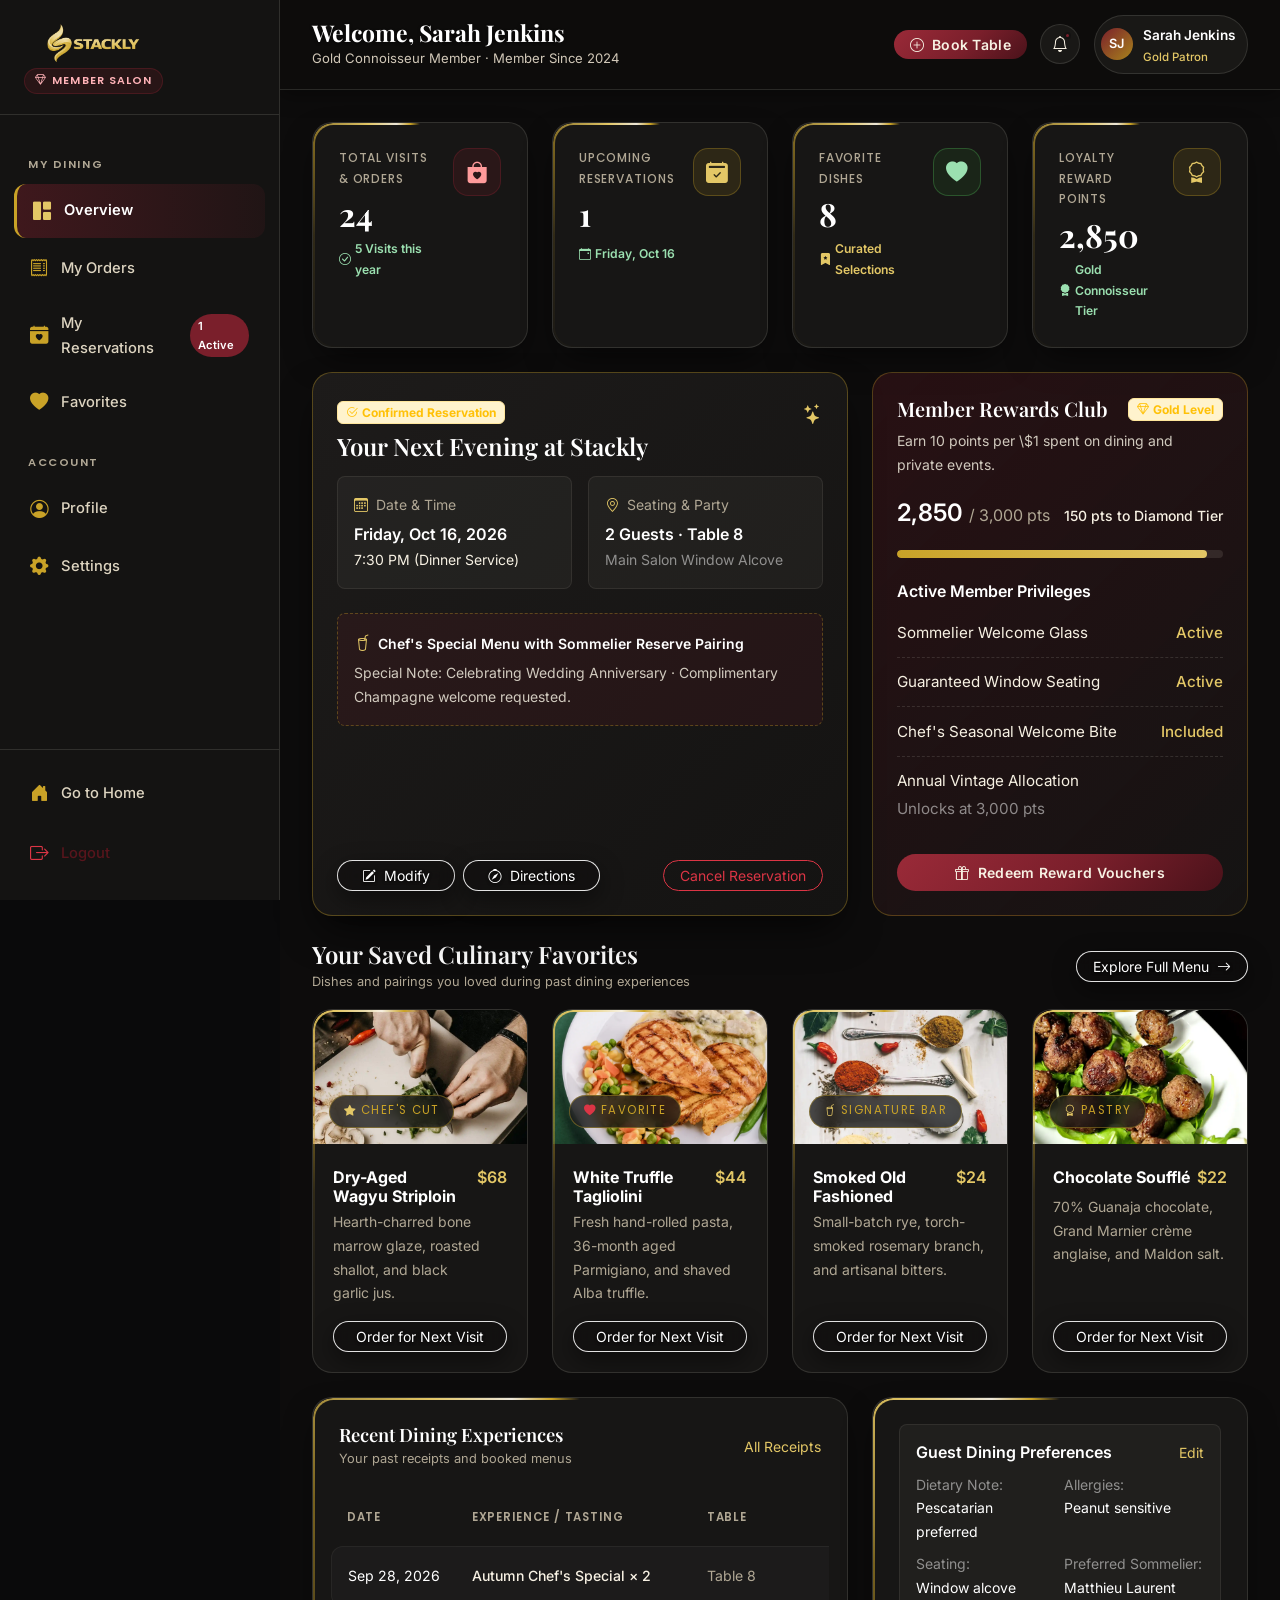
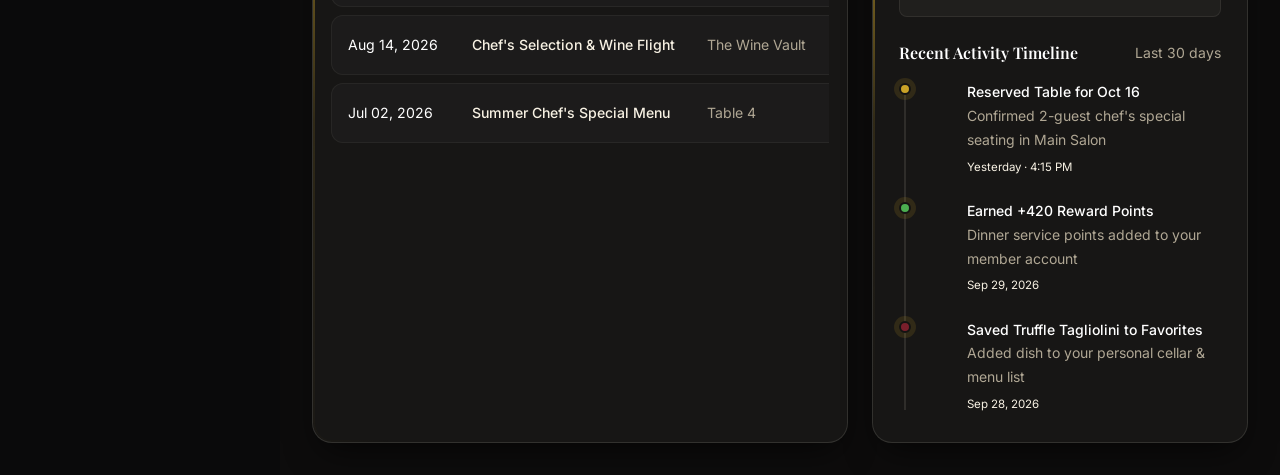
<file: customer-dashboard.html>
<!DOCTYPE html>
<html lang="en">

<head>
  <meta charset="UTF-8" />
  <meta name="viewport" content="width=device-width, initial-scale=1.0" />
  <meta name="description"
    content="Stackly Fine Dining — Member Guest Dashboard for reservations, dining history, favorite cellar selections, and rewards." />
  <meta name="theme-color" content="#111111" />
  <link rel="icon" type="image/webp" href="assets/img/favicon.webp" />
  <title>Customer Dashboard — Stackly Fine Dining</title>
  <link rel="preconnect" href="https://fonts.googleapis.com" />
  <link rel="preconnect" href="https://fonts.gstatic.com" crossorigin />
  <link
    href="https://fonts.googleapis.com/css2?family=Playfair+Display:wght@400..700&family=Poppins:wght@300;400;500;600&family=Inter:wght@300;400;500;600&display=swap"
    rel="stylesheet" />
  <link rel="stylesheet" href="https://cdn.jsdelivr.net/npm/bootstrap@5.3.3/dist/css/bootstrap.min.css" />
  <link rel="stylesheet" href="https://cdn.jsdelivr.net/npm/bootstrap-icons@1.11.3/font/bootstrap-icons.min.css" />
  <link rel="stylesheet" href="assets/css/styles.css" />
  <link rel="stylesheet" href="assets/css/dashboard.css" />
</head>

<body>
  <!-- Mobile Sidebar Backdrop -->
  <div class="sidebar-backdrop" id="sidebarBackdrop" aria-hidden="true"></div>

  <div class="dashboard-layout">
    <!-- ============================================================
         Customer Sidebar
         ============================================================ -->
    <aside class="dashboard-sidebar" id="dashboardSidebar" aria-label="Customer Navigation">
      <div class="sidebar-header">
        <a class="sidebar-brand" href="index.html">
          <img class="sidebar-logo" src="assets/img/logo.webp" alt="Stackly Fine Dining" width="120" height="49" />
          <span class="sidebar-role-badge badge-customer"><i class="bi bi-gem"></i> Member Salon</span>
        </a>
        <button class="sidebar-close-btn" id="sidebarClose" type="button" aria-label="Close sidebar">
          <i class="bi bi-x-lg"></i>
        </button>
      </div>

      <nav class="sidebar-nav">
        <span class="sidebar-heading">My Dining</span>
        <a class="sidebar-link active" href="#overview" data-section="section-overview">
          <i class="bi bi-grid-1x2-fill"></i>
          <span>Overview</span>
        </a>
        <a class="sidebar-link" href="#my-orders" data-section="section-my-orders">
          <i class="bi bi-receipt"></i>
          <span>My Orders</span>
        </a>
        <a class="sidebar-link" href="#my-reservations" data-section="section-my-reservations">
          <i class="bi bi-calendar-heart-fill"></i>
          <span>My Reservations</span>
          <span class="sidebar-badge">1 Active</span>
        </a>
        <a class="sidebar-link" href="#favorites" data-section="section-favorites">
          <i class="bi bi-heart-fill"></i>
          <span>Favorites</span>
        </a>

        <span class="sidebar-heading">Account</span>
        <a class="sidebar-link" href="#profile" data-section="section-profile">
          <i class="bi bi-person-circle"></i>
          <span>Profile</span>
        </a>
        <a class="sidebar-link" href="#settings" data-section="section-settings">
          <i class="bi bi-gear-fill"></i>
          <span>Settings</span>
        </a>
      </nav>

      <div class="sidebar-footer">
        <a class="sidebar-link" href="index.html">
          <i class="bi bi-house-door-fill"></i>
          <span>Go to Home</span>
        </a>
        <a class="sidebar-link text-danger-emphasis" href="login.html" data-logout-btn>
          <i class="bi bi-box-arrow-right text-danger"></i>
          <span>Logout</span>
        </a>
      </div>
    </aside>

    <!-- ============================================================
         Main Dashboard Content Area
         ============================================================ -->
    <main class="dashboard-main">
      <!-- Essential Header -->
      <header class="dashboard-header">
        <div class="header-left">
          <button class="sidebar-toggle" id="sidebarToggle" type="button" aria-label="Open sidebar">
            <i class="bi bi-list"></i>
          </button>
          <div class="header-greeting">
            <h1>Welcome, <span data-user-name>Sarah Jenkins</span></h1>
            <p>Gold Connoisseur Member · Member Since 2024</p>
          </div>
        </div>

        <div class="header-right">
          <a href="404.html" class="btn btn-primary rounded-pill btn-sm px-3 d-none d-sm-inline-flex align-items-center gap-2">
            <i class="bi bi-plus-circle"></i> Book Table
          </a>

          <!-- Notification Bell -->
          <a class="header-icon-btn" href="404.html" aria-label="Notifications" title="Notifications">
            <i class="bi bi-bell"></i>
            <span class="header-badge-dot"></span>
          </a>

          <!-- Customer Profile Pill -->
          <div class="header-user-profile">
            <span class="header-avatar" data-user-initials>SJ</span>
            <div class="d-none d-sm-block text-start">
              <span class="header-user-name" data-user-name>Sarah Jenkins</span>
              <span class="header-user-role">Gold Patron</span>
            </div>
          </div>
        </div>
      </header>

      <!-- Dashboard Body -->
      <div class="dashboard-body">
        <!-- ============================================================
             Section 1: Customer Overview
             ============================================================ -->
        <div class="dashboard-section active" id="section-overview">
          <!-- 1. Overview Metric Cards -->
          <div class="row g-3 g-xl-4 mb-4">
          <!-- Card 1: Total Orders -->
          <div class="col-sm-6 col-xl-3 stat-card-anim">
            <div class="dash-card">
              <div class="stat-widget">
                <div class="stat-widget-info">
                  <div class="stat-widget-label">Total Visits &amp; Orders</div>
                  <div class="stat-widget-value dash-counter" data-target="24">0</div>
                  <div class="stat-widget-trend positive">
                    <i class="bi bi-check-circle"></i> 5 Visits this year
                  </div>
                </div>
                <div class="stat-widget-icon icon-burgundy">
                  <i class="bi bi-bag-heart-fill"></i>
                </div>
              </div>
            </div>
          </div>

          <!-- Card 2: Upcoming Reservations -->
          <div class="col-sm-6 col-xl-3 stat-card-anim">
            <div class="dash-card">
              <div class="stat-widget">
                <div class="stat-widget-info">
                  <div class="stat-widget-label">Upcoming Reservations</div>
                  <div class="stat-widget-value dash-counter" data-target="1">0</div>
                  <div class="stat-widget-trend positive">
                    <i class="bi bi-calendar-event"></i> Friday, Oct 16
                  </div>
                </div>
                <div class="stat-widget-icon icon-gold">
                  <i class="bi bi-calendar2-check-fill"></i>
                </div>
              </div>
            </div>
          </div>

          <!-- Card 3: Favorite Dishes -->
          <div class="col-sm-6 col-xl-3 stat-card-anim">
            <div class="dash-card">
              <div class="stat-widget">
                <div class="stat-widget-info">
                  <div class="stat-widget-label">Favorite Dishes</div>
                  <div class="stat-widget-value dash-counter" data-target="8">0</div>
                  <div class="stat-widget-trend neutral">
                    <i class="bi bi-bookmark-star-fill"></i> Curated Selections
                  </div>
                </div>
                <div class="stat-widget-icon icon-emerald">
                  <i class="bi bi-heart-fill"></i>
                </div>
              </div>
            </div>
          </div>

          <!-- Card 4: Loyalty Points -->
          <div class="col-sm-6 col-xl-3 stat-card-anim">
            <div class="dash-card">
              <div class="stat-widget">
                <div class="stat-widget-info">
                  <div class="stat-widget-label">Loyalty Reward Points</div>
                  <div class="stat-widget-value dash-counter" data-target="2850">0</div>
                  <div class="stat-widget-trend positive">
                    <i class="bi bi-award-fill"></i> Gold Connoisseur Tier
                  </div>
                </div>
                <div class="stat-widget-icon icon-gold">
                  <i class="bi bi-award"></i>
                </div>
              </div>
            </div>
          </div>
        </div>

        <!-- 2. Upcoming Reservation Feature & Loyalty Progress -->
        <div class="row g-3 g-xl-4 mb-4">
          <!-- Upcoming Reservation Card -->
          <div class="col-xl-7 dash-card-anim">
            <div class="upcoming-reservation-hero h-100 d-flex flex-column justify-content-between">
              <div>
                <div class="d-flex justify-content-between align-items-start mb-3">
                  <div>
                    <span class="badge bg-warning-subtle text-warning border border-warning-subtle mb-2">
                      <i class="bi bi-check2-circle me-1"></i>Confirmed Reservation
                    </span>
                    <h2 class="dash-card-title fs-4">Your Next Evening at Stackly</h2>
                  </div>
                  <span class="text-gold fs-5"><i class="bi bi-stars"></i></span>
                </div>

                <div class="row g-3 mb-4">
                  <div class="col-sm-6">
                    <div class="p-3 rounded-3" style="background: rgba(247, 241, 227, 0.04); border: 1px solid rgba(247, 241, 227, 0.08);">
                      <div class="text-muted small mb-1"><i class="bi bi-calendar3 me-1 text-gold"></i> Date &amp; Time</div>
                      <div class="fw-semibold text-white">Friday, Oct 16, 2026</div>
                      <div class="small text-gold-light">7:30 PM (Dinner Service)</div>
                    </div>
                  </div>
                  <div class="col-sm-6">
                    <div class="p-3 rounded-3" style="background: rgba(247, 241, 227, 0.04); border: 1px solid rgba(247, 241, 227, 0.08);">
                      <div class="text-muted small mb-1"><i class="bi bi-geo-alt me-1 text-gold"></i> Seating &amp; Party</div>
                      <div class="fw-semibold text-white">2 Guests · Table 8</div>
                      <div class="small text-white-50">Main Salon Window Alcove</div>
                    </div>
                  </div>
                </div>

                <div class="p-3 rounded-3 mb-4" style="background: rgba(122, 31, 43, 0.15); border: 1px dashed rgba(201, 162, 39, 0.35);">
                  <div class="d-flex align-items-center gap-2 mb-1">
                    <i class="bi bi-cup-straw text-gold"></i>
                    <span class="fw-semibold text-white small">Chef's Special Menu with Sommelier Reserve Pairing</span>
                  </div>
                  <p class="small text-white-75 mb-0">
                    Special Note: Celebrating Wedding Anniversary · Complimentary Champagne welcome requested.
                  </p>
                </div>
              </div>

              <div class="d-flex flex-wrap gap-2 pt-2">
                <a href="404.html" class="btn btn-outline-light rounded-pill btn-sm px-4">
                  <i class="bi bi-pencil-square me-1"></i> Modify
                </a>
                <a href="404.html" class="btn btn-outline-light rounded-pill btn-sm px-4">
                  <i class="bi bi-compass me-1"></i> Directions
                </a>
                <a href="404.html" class="btn btn-outline-danger rounded-pill btn-sm px-3 ms-auto">
                  Cancel Reservation
                </a>
              </div>
            </div>
          </div>

          <!-- Loyalty / Reward Progress Indicator -->
          <div class="col-xl-5 dash-card-anim">
            <div class="loyalty-progress-box h-100 d-flex flex-column justify-content-between">
              <div>
                <div class="d-flex justify-content-between align-items-center mb-2">
                  <h2 class="dash-card-title fs-5 mb-0">Member Rewards Club</h2>
                  <span class="badge bg-warning-subtle text-warning border border-warning-subtle">
                    <i class="bi bi-gem me-1"></i>Gold Level
                  </span>
                </div>
                <p class="small text-white-75 mb-3">
                  Earn 10 points per \$1 spent on dining and private events.
                </p>

                <div class="d-flex justify-content-between align-items-baseline mb-1">
                  <span class="fw-semibold text-white fs-4">2,850 <span class="fs-6 text-muted fw-normal">/ 3,000 pts</span></span>
                  <span class="small text-gold-light fw-medium">150 pts to Diamond Tier</span>
                </div>

                <div class="loyalty-progress-bar">
                  <div class="loyalty-progress-fill" style="width: 95%;"></div>
                </div>

                <div class="mt-4">
                  <h3 class="fs-6 fw-semibold text-white mb-2">Active Member Privileges</h3>
                  <ul class="meta-list small">
                    <li><span>Sommelier Welcome Glass</span><span class="text-gold fw-medium">Active</span></li>
                    <li><span>Guaranteed Window Seating</span><span class="text-gold fw-medium">Active</span></li>
                    <li><span>Chef's Seasonal Welcome Bite</span><span class="text-gold fw-medium">Included</span></li>
                    <li><span>Annual Vintage Allocation</span><span class="text-white-50">Unlocks at 3,000 pts</span></li>
                  </ul>
                </div>
              </div>

              <div class="mt-4 pt-2">
                <a href="404.html" class="btn btn-primary rounded-pill btn-sm w-100 py-2">
                  <i class="bi bi-gift me-1"></i> Redeem Reward Vouchers
                </a>
              </div>
            </div>
          </div>
        </div>

        <!-- 3. Favorite Dishes Section with Images -->
        <div class="dash-card-anim mb-4">
          <div class="d-flex justify-content-between align-items-center mb-3">
            <div>
              <h2 class="dash-card-title fs-4">Your Saved Culinary Favorites</h2>
              <div class="dash-card-subtitle">Dishes and pairings you loved during past dining experiences</div>
            </div>
            <a href="404.html" class="btn btn-sm btn-outline-light rounded-pill px-3">
              Explore Full Menu <i class="bi bi-arrow-right ms-1"></i>
            </a>
          </div>

          <div class="row g-3 g-xl-4">
            <!-- Dish 1 -->
            <div class="col-sm-6 col-xl-3">
              <div class="favorite-dish-card">
                <div class="favorite-dish-img-wrap">
                  <img src="assets/img/dish-steak.webp" alt="Dry-Aged Wagyu Striploin" />
                  <span class="tile-card-tag"><i class="bi bi-star-fill text-gold me-1"></i>Chef's Cut</span>
                </div>
                <div class="favorite-dish-body">
                  <div class="d-flex justify-content-between align-items-baseline mb-1">
                    <h3 class="fs-6 fw-bold text-white mb-0">Dry-Aged Wagyu Striploin</h3>
                    <span class="text-gold fw-semibold">$68</span>
                  </div>
                  <p class="small text-muted mb-3 flex-grow-1">Hearth-charred bone marrow glaze, roasted shallot, and black garlic jus.</p>
                  <a href="404.html" class="btn btn-sm btn-outline-light rounded-pill w-100">
                    Order for Next Visit
                  </a>
                </div>
              </div>
            </div>

            <!-- Dish 2 -->
            <div class="col-sm-6 col-xl-3">
              <div class="favorite-dish-card">
                <div class="favorite-dish-img-wrap">
                  <img src="assets/img/dish-pasta.webp" alt="Hand-Rolled Tagliolini with White Truffle" />
                  <span class="tile-card-tag"><i class="bi bi-heart-fill text-danger me-1"></i>Favorite</span>
                </div>
                <div class="favorite-dish-body">
                  <div class="d-flex justify-content-between align-items-baseline mb-1">
                    <h3 class="fs-6 fw-bold text-white mb-0">White Truffle Tagliolini</h3>
                    <span class="text-gold fw-semibold">$44</span>
                  </div>
                  <p class="small text-muted mb-3 flex-grow-1">Fresh hand-rolled pasta, 36-month aged Parmigiano, and shaved Alba truffle.</p>
                  <a href="404.html" class="btn btn-sm btn-outline-light rounded-pill w-100">
                    Order for Next Visit
                  </a>
                </div>
              </div>
            </div>

            <!-- Dish 3 -->
            <div class="col-sm-6 col-xl-3">
              <div class="favorite-dish-card">
                <div class="favorite-dish-img-wrap">
                  <img src="assets/img/dish-drinks.webp" alt="Smoked Rosemary Old Fashioned" />
                  <span class="tile-card-tag"><i class="bi bi-cup-straw text-gold me-1"></i>Signature Bar</span>
                </div>
                <div class="favorite-dish-body">
                  <div class="d-flex justify-content-between align-items-baseline mb-1">
                    <h3 class="fs-6 fw-bold text-white mb-0">Smoked Old Fashioned</h3>
                    <span class="text-gold fw-semibold">$24</span>
                  </div>
                  <p class="small text-muted mb-3 flex-grow-1">Small-batch rye, torch-smoked rosemary branch, and artisanal bitters.</p>
                  <a href="404.html" class="btn btn-sm btn-outline-light rounded-pill w-100">
                    Order for Next Visit
                  </a>
                </div>
              </div>
            </div>

            <!-- Dish 4 -->
            <div class="col-sm-6 col-xl-3">
              <div class="favorite-dish-card">
                <div class="favorite-dish-img-wrap">
                  <img src="assets/img/menu-dessert.webp" alt="Valrhona Dark Chocolate Soufflé" />
                  <span class="tile-card-tag"><i class="bi bi-award text-gold me-1"></i>Pastry</span>
                </div>
                <div class="favorite-dish-body">
                  <div class="d-flex justify-content-between align-items-baseline mb-1">
                    <h3 class="fs-6 fw-bold text-white mb-0">Chocolate Soufflé</h3>
                    <span class="text-gold fw-semibold">$22</span>
                  </div>
                  <p class="small text-muted mb-3 flex-grow-1">70% Guanaja chocolate, Grand Marnier crème anglaise, and Maldon salt.</p>
                  <a href="404.html" class="btn btn-sm btn-outline-light rounded-pill w-100">
                    Order for Next Visit
                  </a>
                </div>
              </div>
            </div>
          </div>
        </div>

        <!-- 4. Recent Orders Table & Activity Timeline / Profile Summary -->
        <div class="row g-3 g-xl-4">
          <!-- Recent Orders Section -->
          <div class="col-xl-7 dash-card-anim">
            <div class="dash-card">
              <div class="dash-card-header">
                <div>
                  <h2 class="dash-card-title">Recent Dining Experiences</h2>
                  <div class="dash-card-subtitle">Your past receipts and booked menus</div>
                </div>
                <a href="404.html" class="small text-gold text-decoration-none">All Receipts</a>
              </div>

              <div class="dash-table-wrap">
                <table class="dash-table">
                  <thead>
                    <tr>
                      <th>Date</th>
                      <th>Experience / Tasting</th>
                      <th>Table</th>
                      <th>Total</th>
                      <th>Status</th>
                      <th>Receipt</th>
                    </tr>
                  </thead>
                  <tbody>
                    <tr>
                      <td class="text-white">Sep 28, 2026</td>
                      <td class="fw-medium">Autumn Chef's Special &times; 2</td>
                      <td class="text-muted">Table 8</td>
                      <td class="fw-semibold text-gold">$420.00</td>
                      <td><span class="status-pill-badge status-completed"><i class="bi bi-check-circle-fill"></i> Completed</span></td>
                      <td>
                        <a href="404.html" class="btn btn-sm btn-outline-light rounded-pill px-2 py-1 small" title="Download invoice">
                          <i class="bi bi-download"></i>
                        </a>
                      </td>
                    </tr>
                    <tr>
                      <td class="text-white">Aug 14, 2026</td>
                      <td class="fw-medium">Chef's Selection &amp; Wine Flight</td>
                      <td class="text-muted">The Wine Vault</td>
                      <td class="fw-semibold text-gold">$530.00</td>
                      <td><span class="status-pill-badge status-completed"><i class="bi bi-check-circle-fill"></i> Completed</span></td>
                      <td>
                        <a href="404.html" class="btn btn-sm btn-outline-light rounded-pill px-2 py-1 small" title="Download invoice">
                          <i class="bi bi-download"></i>
                        </a>
                      </td>
                    </tr>
                    <tr>
                      <td class="text-white">Jul 02, 2026</td>
                      <td class="fw-medium">Summer Chef's Special Menu</td>
                      <td class="text-muted">Table 4</td>
                      <td class="fw-semibold text-gold">$380.00</td>
                      <td><span class="status-pill-badge status-completed"><i class="bi bi-check-circle-fill"></i> Completed</span></td>
                      <td>
                        <a href="404.html" class="btn btn-sm btn-outline-light rounded-pill px-2 py-1 small" title="Download invoice">
                          <i class="bi bi-download"></i>
                        </a>
                      </td>
                    </tr>
                  </tbody>
                </table>
              </div>
            </div>
          </div>

          <!-- Activity Timeline & Profile Summary -->
          <div class="col-xl-5 dash-card-anim">
            <div class="dash-card">
              <!-- Profile Summary -->
              <div class="p-3 rounded-3 mb-4" style="background: rgba(247, 241, 227, 0.04); border: 1px solid rgba(247, 241, 227, 0.08);">
                <div class="d-flex justify-content-between align-items-center mb-2">
                  <h3 class="fs-6 fw-semibold text-white mb-0">Guest Dining Preferences</h3>
                  <a href="404.html" class="small text-gold text-decoration-none">Edit</a>
                </div>
                <div class="row g-2 small text-muted">
                  <div class="col-6">
                    <span class="d-block text-white-50">Dietary Note:</span>
                    <span class="text-white">Pescatarian preferred</span>
                  </div>
                  <div class="col-6">
                    <span class="d-block text-white-50">Allergies:</span>
                    <span class="text-white">Peanut sensitive</span>
                  </div>
                  <div class="col-6">
                    <span class="d-block text-white-50">Seating:</span>
                    <span class="text-white">Window alcove</span>
                  </div>
                  <div class="col-6">
                    <span class="d-block text-white-50">Preferred Sommelier:</span>
                    <span class="text-white">Matthieu Laurent</span>
                  </div>
                </div>
              </div>

              <!-- Recent Activity Section -->
              <div class="dash-card-header mb-3">
                <h3 class="dash-card-title fs-6">Recent Activity Timeline</h3>
                <span class="small text-muted">Last 30 days</span>
              </div>

              <ul class="timeline-list">
                <li class="timeline-item">
                  <span class="timeline-dot"></span>
                  <div class="fw-medium text-white small">Reserved Table for Oct 16</div>
                  <div class="text-muted small">Confirmed 2-guest chef's special seating in Main Salon</div>
                  <small class="text-gold-light" style="font-size: 0.72rem;">Yesterday · 4:15 PM</small>
                </li>
                <li class="timeline-item">
                  <span class="timeline-dot dot-emerald"></span>
                  <div class="fw-medium text-white small">Earned +420 Reward Points</div>
                  <div class="text-muted small">Dinner service points added to your member account</div>
                  <small class="text-gold-light" style="font-size: 0.72rem;">Sep 29, 2026</small>
                </li>
                <li class="timeline-item">
                  <span class="timeline-dot dot-burgundy"></span>
                  <div class="fw-medium text-white small">Saved Truffle Tagliolini to Favorites</div>
                  <div class="text-muted small">Added dish to your personal cellar &amp; menu list</div>
                  <small class="text-gold-light" style="font-size: 0.72rem;">Sep 28, 2026</small>
                </li>
              </ul>
            </div>
          </div>
        </div>
      </div>
      <!-- /#section-overview -->

        <!-- ============================================================
             Section 2: My Orders & Receipts
             ============================================================ -->
        <div class="dashboard-section" id="section-my-orders">
          <div class="d-flex flex-column flex-md-row justify-content-between align-items-start align-items-md-center gap-3 mb-4">
            <div>
              <h2 class="dash-card-title fs-4">My Dining Receipts &amp; Experiences</h2>
              <p class="dash-card-subtitle mb-0">Itemized bills, chef's special menu logs, sommelier pairings, and downloadable VAT invoices</p>
            </div>
            <div class="d-flex align-items-center gap-2 flex-wrap">
              <div class="dash-search-wrap">
                <i class="bi bi-search dash-search-icon"></i>
                <input type="text" class="dash-search-input" id="custOrderSearchInput" placeholder="Search previous orders..." />
              </div>
            </div>
          </div>

          <!-- Filter Pills -->
          <div class="d-flex align-items-center gap-2 mb-4 overflow-x-auto pb-1">
            <button class="dash-filter-btn active" data-cust-order-filter="all">All Experiences (4)</button>
            <button class="dash-filter-btn" data-cust-order-filter="tasting">Chef's Special Menus (2)</button>
            <button class="dash-filter-btn" data-cust-order-filter="alacarte">Individual Dishes (1)</button>
            <button class="dash-filter-btn" data-cust-order-filter="private">Private Vault (1)</button>
          </div>

          <!-- Orders Cards -->
          <div class="d-flex flex-column gap-3">
            <!-- Order 1 -->
            <div class="dash-card cust-order-item" data-cust-order-type="tasting">
              <div class="d-flex flex-column flex-md-row justify-content-between align-items-start align-items-md-center gap-3 pb-3 mb-3 border-bottom border-secondary-subtle">
                <div>
                  <div class="d-flex align-items-center gap-2 mb-1">
                    <span class="fw-semibold text-gold fs-5">#ORD-9824</span>
                    <span class="badge bg-warning-subtle text-warning border border-warning-subtle">Chef's Special</span>
                    <span class="badge bg-success-subtle text-success"><i class="bi bi-check-circle-fill me-1"></i>Completed</span>
                  </div>
                  <div class="text-white-50 small">Dined on September 28, 2026 · Table 8 (Window Alcove) · Sommelier: Matthieu Laurent</div>
                </div>
                <div class="text-md-end">
                  <div class="fs-4 fw-bold text-white">$580.00</div>
                  <small class="text-muted">Paid via Amex Centurion</small>
                </div>
              </div>

              <div class="row g-3 mb-3">
                <div class="col-md-7">
                  <div class="small fw-semibold text-white mb-2">Itemized Selections:</div>
                  <ul class="list-unstyled small text-white-75 mb-0 d-flex flex-column gap-1">
                    <li class="d-flex justify-content-between">
                      <span>2&times; 7-Course Autumn Chef's Special Menu</span>
                      <span class="text-gold">$320.00</span>
                    </li>
                    <li class="d-flex justify-content-between">
                      <span>2&times; Grand Cru Sommelier Wine Pairing (Flight of 7)</span>
                      <span class="text-gold">$210.00</span>
                    </li>
                    <li class="d-flex justify-content-between">
                      <span>Hospitality &amp; Service Charge</span>
                      <span class="text-gold">$50.00</span>
                    </li>
                  </ul>
                </div>
                <div class="col-md-5">
                  <div class="p-3 rounded-2 h-100" style="background: rgba(247, 241, 227, 0.03); border: 1px solid rgba(247, 241, 227, 0.07);">
                    <div class="small fw-semibold text-gold mb-1"><i class="bi bi-journal-bookmark-fill me-1"></i>Tasting Note Recorded:</div>
                    <p class="small text-white-75 mb-0">"Noted guest fondness for 2012 Barolo Riserva from Piedmont. Complimentary cellar pour provided."</p>
                  </div>
                </div>
              </div>

              <div class="d-flex justify-content-between align-items-center pt-2">
                <a href="404.html" class="dash-action-btn">
                  <i class="bi bi-download me-1"></i> Download Invoice (PDF)
                </a>
                <a href="404.html" class="btn btn-primary btn-sm rounded-pill px-3">
                  <i class="bi bi-arrow-repeat me-1"></i> Re-book Experience
                </a>
              </div>
            </div>

            <!-- Order 2 -->
            <div class="dash-card cust-order-item" data-cust-order-type="private">
              <div class="d-flex flex-column flex-md-row justify-content-between align-items-start align-items-md-center gap-3 pb-3 mb-3 border-bottom border-secondary-subtle">
                <div>
                  <div class="d-flex align-items-center gap-2 mb-1">
                    <span class="fw-semibold text-gold fs-5">#ORD-9610</span>
                    <span class="badge bg-danger-subtle text-danger border border-danger-subtle">Private Salon</span>
                    <span class="badge bg-success-subtle text-success"><i class="bi bi-check-circle-fill me-1"></i>Completed</span>
                  </div>
                  <div class="text-white-50 small">Dined on August 14, 2026 · The Wine Vault · 4 Guests</div>
                </div>
                <div class="text-md-end">
                  <div class="fs-4 fw-bold text-white">$530.00</div>
                  <small class="text-muted">Paid via Visa Infinite</small>
                </div>
              </div>

              <div class="row g-3 mb-3">
                <div class="col-md-7">
                  <div class="small fw-semibold text-white mb-2">Itemized Selections:</div>
                  <ul class="list-unstyled small text-white-75 mb-0 d-flex flex-column gap-1">
                    <li class="d-flex justify-content-between">
                      <span>4&times; Chef's Private Selection &amp; Cellar Tour</span>
                      <span class="text-gold">$420.00</span>
                    </li>
                    <li class="d-flex justify-content-between">
                      <span>Château Margaux Premier Grand Cru 2015 Flight</span>
                      <span class="text-gold">$110.00</span>
                    </li>
                  </ul>
                </div>
                <div class="col-md-5">
                  <div class="p-3 rounded-2 h-100" style="background: rgba(247, 241, 227, 0.03); border: 1px solid rgba(247, 241, 227, 0.07);">
                    <div class="small fw-semibold text-gold mb-1"><i class="bi bi-gift-fill me-1"></i>Patron Benefit:</div>
                    <p class="small text-white-75 mb-0">+530 Gold Loyalty Points credited to Sarah Jenkins account.</p>
                  </div>
                </div>
              </div>

              <div class="d-flex justify-content-between align-items-center pt-2">
                <a href="404.html" class="dash-action-btn">
                  <i class="bi bi-download me-1"></i> Download Invoice (PDF)
                </a>
                <a href="404.html" class="btn btn-outline-light btn-sm rounded-pill px-3">
                  <i class="bi bi-arrow-repeat me-1"></i> Re-book Experience
                </a>
              </div>
            </div>

            <!-- Order 3 -->
            <div class="dash-card cust-order-item" data-cust-order-type="tasting">
              <div class="d-flex flex-column flex-md-row justify-content-between align-items-start align-items-md-center gap-3 pb-3 mb-3 border-bottom border-secondary-subtle">
                <div>
                  <div class="d-flex align-items-center gap-2 mb-1">
                    <span class="fw-semibold text-gold fs-5">#ORD-9422</span>
                    <span class="badge bg-warning-subtle text-warning border border-warning-subtle">Chef's Special</span>
                    <span class="badge bg-success-subtle text-success"><i class="bi bi-check-circle-fill me-1"></i>Completed</span>
                  </div>
                  <div class="text-white-50 small">Dined on July 02, 2026 · Table 4 · 2 Guests</div>
                </div>
                <div class="text-md-end">
                  <div class="fs-4 fw-bold text-white">$380.00</div>
                  <small class="text-muted">Paid via Apple Pay</small>
                </div>
              </div>

              <div class="d-flex justify-content-between align-items-center pt-2">
                <a href="404.html" class="dash-action-btn">
                  <i class="bi bi-download me-1"></i> Download Invoice (PDF)
                </a>
                <a href="404.html" class="btn btn-outline-light btn-sm rounded-pill px-3">
                  <i class="bi bi-arrow-repeat me-1"></i> Re-book Experience
                </a>
              </div>
            </div>

            <!-- Order 4 -->
            <div class="dash-card cust-order-item" data-cust-order-type="alacarte">
              <div class="d-flex flex-column flex-md-row justify-content-between align-items-start align-items-md-center gap-3 pb-3 mb-3 border-bottom border-secondary-subtle">
                <div>
                  <div class="d-flex align-items-center gap-2 mb-1">
                    <span class="fw-semibold text-gold fs-5">#ORD-9211</span>
                    <span class="badge bg-secondary-subtle text-white-75 border border-secondary">Individual Dishes</span>
                    <span class="badge bg-success-subtle text-success"><i class="bi bi-check-circle-fill me-1"></i>Completed</span>
                  </div>
                  <div class="text-white-50 small">Dined on May 18, 2026 · Main Dining Salon · 2 Guests</div>
                </div>
                <div class="text-md-end">
                  <div class="fs-4 fw-bold text-white">$295.00</div>
                  <small class="text-muted">Paid via Visa Infinite</small>
                </div>
              </div>

              <div class="d-flex justify-content-between align-items-center pt-2">
                <a href="404.html" class="dash-action-btn">
                  <i class="bi bi-download me-1"></i> Download Invoice (PDF)
                </a>
                <a href="404.html" class="btn btn-outline-light btn-sm rounded-pill px-3">
                  <i class="bi bi-arrow-repeat me-1"></i> Re-book Experience
                </a>
              </div>
            </div>
          </div>
        </div>
        <!-- /#section-my-orders -->

        <!-- ============================================================
             Section 3: My Reservations
             ============================================================ -->
        <div class="dashboard-section" id="section-my-reservations">
          <div class="d-flex flex-column flex-md-row justify-content-between align-items-start align-items-md-center gap-3 mb-4">
            <div>
              <h2 class="dash-card-title fs-4">My Table Reservations</h2>
              <p class="dash-card-subtitle mb-0">Manage upcoming reservations, salon requests, table locations, and dining history</p>
            </div>
            <a href="404.html" class="btn btn-primary btn-sm rounded-pill px-3 d-inline-flex align-items-center gap-1">
              <i class="bi bi-calendar-plus"></i> Book Another Table
            </a>
          </div>

          <!-- Filter Pills -->
          <div class="d-flex align-items-center gap-2 mb-4 overflow-x-auto pb-1">
            <button class="dash-filter-btn active" data-cust-res-filter="all">All Bookings (4)</button>
            <button class="dash-filter-btn" data-cust-res-filter="upcoming">Upcoming (1)</button>
            <button class="dash-filter-btn" data-cust-res-filter="completed">Past Visits (3)</button>
          </div>

          <!-- Upcoming Reservation Card -->
          <div class="upcoming-reservation-hero mb-4 cust-res-item" data-cust-res-status="upcoming">
            <div class="d-flex justify-content-between align-items-start mb-3">
              <div>
                <span class="badge bg-warning-subtle text-warning border border-warning-subtle mb-2">
                  <i class="bi bi-check2-circle me-1"></i>Confirmed Reservation · #RES-8842
                </span>
                <h3 class="dash-card-title fs-3 text-white">Your Next Evening at Stackly</h3>
              </div>
              <span class="text-gold fs-4"><i class="bi bi-stars"></i></span>
            </div>

            <div class="row g-3 mb-4">
              <div class="col-sm-6 col-lg-3">
                <div class="p-3 rounded-3" style="background: rgba(247, 241, 227, 0.04); border: 1px solid rgba(247, 241, 227, 0.08);">
                  <div class="text-muted small mb-1"><i class="bi bi-calendar3 me-1 text-gold"></i> Date</div>
                  <div class="fw-semibold text-white">Friday, Oct 16, 2026</div>
                  <div class="small text-gold-light">Dinner Service</div>
                </div>
              </div>
              <div class="col-sm-6 col-lg-3">
                <div class="p-3 rounded-3" style="background: rgba(247, 241, 227, 0.04); border: 1px solid rgba(247, 241, 227, 0.08);">
                  <div class="text-muted small mb-1"><i class="bi bi-clock me-1 text-gold"></i> Arrival Time</div>
                  <div class="fw-semibold text-white">7:30 PM</div>
                  <div class="small text-white-50">120m Turn Time</div>
                </div>
              </div>
              <div class="col-sm-6 col-lg-3">
                <div class="p-3 rounded-3" style="background: rgba(247, 241, 227, 0.04); border: 1px solid rgba(247, 241, 227, 0.08);">
                  <div class="text-muted small mb-1"><i class="bi bi-people me-1 text-gold"></i> Party Size</div>
                  <div class="fw-semibold text-white">2 Guests</div>
                  <div class="small text-white-50">Private Tasting</div>
                </div>
              </div>
              <div class="col-sm-6 col-lg-3">
                <div class="p-3 rounded-3" style="background: rgba(247, 241, 227, 0.04); border: 1px solid rgba(247, 241, 227, 0.08);">
                  <div class="text-muted small mb-1"><i class="bi bi-geo-alt me-1 text-gold"></i> Seating</div>
                  <div class="fw-semibold text-white">Table 8</div>
                  <div class="small text-white-50">Window Alcove</div>
                </div>
              </div>
            </div>

            <div class="p-3 rounded-3 mb-4" style="background: rgba(122, 31, 43, 0.15); border: 1px dashed rgba(201, 162, 39, 0.35);">
              <div class="d-flex align-items-center gap-2 mb-1">
                <i class="bi bi-cup-straw text-gold"></i>
                <span class="fw-semibold text-white small">Chef's Special Menu with Sommelier Reserve Pairing</span>
              </div>
              <p class="small text-white-75 mb-0">
                Special Note: Celebrating 20th Wedding Anniversary · Preferred Sommelier: Matthieu Laurent · Dietary: Pescatarian, Peanut Allergy Alert.
              </p>
            </div>

            <div class="d-flex flex-wrap gap-2 pt-2">
              <a href="404.html" class="btn btn-outline-light rounded-pill btn-sm px-4">
                <i class="bi bi-calendar-event me-1"></i> Add to Calendar
              </a>
              <a href="404.html" class="btn btn-outline-light rounded-pill btn-sm px-4">
                <i class="bi bi-compass me-1"></i> Directions
              </a>
              <a href="404.html" class="btn btn-outline-light rounded-pill btn-sm px-4">
                <i class="bi bi-telephone me-1"></i> Call Maître D'
              </a>
              <a href="404.html" class="btn btn-outline-danger rounded-pill btn-sm px-3 ms-auto">
                Cancel Reservation
              </a>
            </div>
          </div>

          <!-- Past Bookings Card -->
          <div class="dash-card cust-res-item" data-cust-res-status="completed">
            <div class="dash-card-header">
              <div>
                <h3 class="dash-card-title fs-5">Past Reservations Archive</h3>
                <div class="dash-card-subtitle">Previous visits to Stackly Dining Salons</div>
              </div>
            </div>

            <div class="dash-table-wrap">
              <table class="dash-table">
                <thead>
                  <tr>
                    <th>Date</th>
                    <th>Salon / Table</th>
                    <th>Guests</th>
                    <th>Experience</th>
                    <th>Status</th>
                    <th>Your Rating</th>
                    <th>Action</th>
                  </tr>
                </thead>
                <tbody>
                  <tr>
                    <td class="text-white">Aug 14, 2026</td>
                    <td class="text-white-50">The Wine Vault</td>
                    <td><span class="badge bg-secondary-subtle border border-secondary text-white">4 Guests</span></td>
                    <td class="text-white">Private Cellar Chef's Special</td>
                    <td><span class="status-pill-badge status-completed"><i class="bi bi-check-circle-fill"></i> Completed</span></td>
                    <td><span class="star-rating">★★★★★</span></td>
                    <td>
                      <a href="404.html" class="dash-action-btn" title="Re-book"><i class="bi bi-arrow-repeat"></i> Re-book</a>
                    </td>
                  </tr>
                  <tr>
                    <td class="text-white">Jul 02, 2026</td>
                    <td class="text-white-50">Table 4 · Main Room</td>
                    <td><span class="badge bg-secondary-subtle border border-secondary text-white">2 Guests</span></td>
                    <td class="text-white">Summer Chef's Special Menu</td>
                    <td><span class="status-pill-badge status-completed"><i class="bi bi-check-circle-fill"></i> Completed</span></td>
                    <td><span class="star-rating">★★★★★</span></td>
                    <td>
                      <a href="404.html" class="dash-action-btn" title="Re-book"><i class="bi bi-arrow-repeat"></i> Re-book</a>
                    </td>
                  </tr>
                  <tr>
                    <td class="text-white">May 18, 2026</td>
                    <td class="text-white-50">Table 7 · Window Alcove</td>
                    <td><span class="badge bg-secondary-subtle border border-secondary text-white">2 Guests</span></td>
                    <td class="text-white">Individual Dishes Dinner</td>
                    <td><span class="status-pill-badge status-completed"><i class="bi bi-check-circle-fill"></i> Completed</span></td>
                    <td><span class="star-rating">★★★★★</span></td>
                    <td>
                      <a href="404.html" class="dash-action-btn" title="Re-book"><i class="bi bi-arrow-repeat"></i> Re-book</a>
                    </td>
                  </tr>
                </tbody>
              </table>
            </div>
          </div>
        </div>
        <!-- /#section-my-reservations -->

        <!-- ============================================================
             Section 4: Saved Favorites
             ============================================================ -->
        <div class="dashboard-section" id="section-favorites">
          <div class="d-flex flex-column flex-md-row justify-content-between align-items-start align-items-md-center gap-3 mb-4">
            <div>
              <h2 class="dash-card-title fs-4">My Saved Culinary Favorites</h2>
              <p class="dash-card-subtitle mb-0">Curated dishes, rare vintage wines, and seasonal desserts you favorited</p>
            </div>
            <a href="404.html" class="btn btn-outline-light rounded-pill btn-sm px-4">
              Explore Full Menu <i class="bi bi-arrow-right ms-1"></i>
            </a>
          </div>

          <!-- Filter Pills -->
          <div class="d-flex align-items-center gap-2 mb-4 overflow-x-auto pb-1">
            <button class="dash-filter-btn active" data-cust-fav-filter="all">All Favorites (6)</button>
            <button class="dash-filter-btn" data-cust-fav-filter="mains">Mains &amp; Cuts (2)</button>
            <button class="dash-filter-btn" data-cust-fav-filter="pasta">Primi &amp; Starters (2)</button>
            <button class="dash-filter-btn" data-cust-fav-filter="dessert">Desserts (1)</button>
            <button class="dash-filter-btn" data-cust-fav-filter="wine">Grand Cellar (1)</button>
          </div>

          <!-- Favorites Grid -->
          <div class="row row-cols-1 row-cols-sm-2 row-cols-lg-3 g-4">
            <!-- Favorite 1 -->
            <div class="col cust-fav-item" data-cust-fav-type="mains">
              <div class="favorite-dish-card">
                <div class="favorite-dish-img-wrap">
                  <img src="assets/img/dish-steak.webp" alt="Dry-Aged Wagyu Striploin" />
                  <span class="tile-card-tag"><i class="bi bi-heart-fill text-danger me-1"></i>Favorite</span>
                </div>
                <div class="favorite-dish-body">
                  <div class="d-flex justify-content-between align-items-baseline mb-1">
                    <h3 class="fs-6 fw-bold text-white mb-0">Dry-Aged Wagyu Striploin</h3>
                    <span class="text-gold fw-semibold">$68.00</span>
                  </div>
                  <p class="small text-muted mb-3 flex-grow-1">Hearth-charred bone marrow glaze, roasted shallot, and black garlic jus.</p>
                  <div class="d-flex gap-2">
                    <a href="404.html" class="btn btn-sm btn-outline-light rounded-pill flex-grow-1">Order for Next Visit</a>
                    <a href="404.html" class="dash-action-btn" title="Remove"><i class="bi bi-trash"></i></a>
                  </div>
                </div>
              </div>
            </div>

            <!-- Favorite 2 -->
            <div class="col cust-fav-item" data-cust-fav-type="pasta">
              <div class="favorite-dish-card">
                <div class="favorite-dish-img-wrap">
                  <img src="assets/img/dish-pasta.webp" alt="Hand-Rolled Tagliolini with White Truffle" />
                  <span class="tile-card-tag"><i class="bi bi-heart-fill text-danger me-1"></i>Favorite</span>
                </div>
                <div class="favorite-dish-body">
                  <div class="d-flex justify-content-between align-items-baseline mb-1">
                    <h3 class="fs-6 fw-bold text-white mb-0">White Truffle Tagliolini</h3>
                    <span class="text-gold fw-semibold">$44.00</span>
                  </div>
                  <p class="small text-muted mb-3 flex-grow-1">Fresh hand-rolled pasta, 36-month aged Parmigiano, and shaved Alba truffle.</p>
                  <div class="d-flex gap-2">
                    <a href="404.html" class="btn btn-sm btn-outline-light rounded-pill flex-grow-1">Order for Next Visit</a>
                    <a href="404.html" class="dash-action-btn" title="Remove"><i class="bi bi-trash"></i></a>
                  </div>
                </div>
              </div>
            </div>

            <!-- Favorite 3 -->
            <div class="col cust-fav-item" data-cust-fav-type="mains">
              <div class="favorite-dish-card">
                <div class="favorite-dish-img-wrap">
                  <img src="assets/img/menu-fish.webp" alt="Pan-Seared Chilean Seabass" />
                  <span class="tile-card-tag"><i class="bi bi-heart-fill text-danger me-1"></i>Favorite</span>
                </div>
                <div class="favorite-dish-body">
                  <div class="d-flex justify-content-between align-items-baseline mb-1">
                    <h3 class="fs-6 fw-bold text-white mb-0">Pan-Seared Chilean Seabass</h3>
                    <span class="text-gold fw-semibold">$68.00</span>
                  </div>
                  <p class="small text-muted mb-3 flex-grow-1">Saffron velouté, asparagus spears, sea fennel, crispy leeks.</p>
                  <div class="d-flex gap-2">
                    <a href="404.html" class="btn btn-sm btn-outline-light rounded-pill flex-grow-1">Order for Next Visit</a>
                    <a href="404.html" class="dash-action-btn" title="Remove"><i class="bi bi-trash"></i></a>
                  </div>
                </div>
              </div>
            </div>

            <!-- Favorite 4 -->
            <div class="col cust-fav-item" data-cust-fav-type="dessert">
              <div class="favorite-dish-card">
                <div class="favorite-dish-img-wrap">
                  <img src="assets/img/menu-dessert.webp" alt="Valrhona Dark Chocolate Soufflé" />
                  <span class="tile-card-tag"><i class="bi bi-heart-fill text-danger me-1"></i>Favorite</span>
                </div>
                <div class="favorite-dish-body">
                  <div class="d-flex justify-content-between align-items-baseline mb-1">
                    <h3 class="fs-6 fw-bold text-white mb-0">Valrhona Chocolate Soufflé</h3>
                    <span class="text-gold fw-semibold">$22.00</span>
                  </div>
                  <p class="small text-muted mb-3 flex-grow-1">Grand Marnier crème anglaise and smoked sea salt with Tahitian vanilla bean.</p>
                  <div class="d-flex gap-2">
                    <a href="404.html" class="btn btn-sm btn-outline-light rounded-pill flex-grow-1">Order for Next Visit</a>
                    <a href="404.html" class="dash-action-btn" title="Remove"><i class="bi bi-trash"></i></a>
                  </div>
                </div>
              </div>
            </div>

            <!-- Favorite 5 -->
            <div class="col cust-fav-item" data-cust-fav-type="pasta">
              <div class="favorite-dish-card">
                <div class="favorite-dish-img-wrap">
                  <img src="assets/img/menu-platter.webp" alt="Imperial Seafood Platter" />
                  <span class="tile-card-tag"><i class="bi bi-heart-fill text-danger me-1"></i>Favorite</span>
                </div>
                <div class="favorite-dish-body">
                  <div class="d-flex justify-content-between align-items-baseline mb-1">
                    <h3 class="fs-6 fw-bold text-white mb-0">Imperial Seafood Platter</h3>
                    <span class="text-gold fw-semibold">$165.00</span>
                  </div>
                  <p class="small text-muted mb-3 flex-grow-1">Brittany oysters, royal king crab, oscietra caviar &amp; Meyer lemon foam.</p>
                  <div class="d-flex gap-2">
                    <a href="404.html" class="btn btn-sm btn-outline-light rounded-pill flex-grow-1">Order for Next Visit</a>
                    <a href="404.html" class="dash-action-btn" title="Remove"><i class="bi bi-trash"></i></a>
                  </div>
                </div>
              </div>
            </div>

            <!-- Favorite 6 -->
            <div class="col cust-fav-item" data-cust-fav-type="wine">
              <div class="favorite-dish-card">
                <div class="favorite-dish-img-wrap">
                  <img src="assets/img/dish-drinks.webp" alt="Smoked Rosemary Old Fashioned" />
                  <span class="tile-card-tag"><i class="bi bi-heart-fill text-danger me-1"></i>Favorite</span>
                </div>
                <div class="favorite-dish-body">
                  <div class="d-flex justify-content-between align-items-baseline mb-1">
                    <h3 class="fs-6 fw-bold text-white mb-0">Smoked Rosemary Old Fashioned</h3>
                    <span class="text-gold fw-semibold">$24.00</span>
                  </div>
                  <p class="small text-muted mb-3 flex-grow-1">Small-batch rye whiskey, torch-smoked rosemary sprig, aromatic bitters.</p>
                  <div class="d-flex gap-2">
                    <a href="404.html" class="btn btn-sm btn-outline-light rounded-pill flex-grow-1">Order for Next Visit</a>
                    <a href="404.html" class="dash-action-btn" title="Remove"><i class="bi bi-trash"></i></a>
                  </div>
                </div>
              </div>
            </div>
          </div>
        </div>
        <!-- /#section-favorites -->

        <!-- ============================================================
             Section 5: Profile & Dining Preferences
             ============================================================ -->
        <div class="dashboard-section" id="section-profile">
          <div class="d-flex flex-column flex-md-row justify-content-between align-items-start align-items-md-center gap-3 mb-4">
            <div>
              <h2 class="dash-card-title fs-4">Guest Profile &amp; Dining Preferences</h2>
              <p class="dash-card-subtitle mb-0">Personalized sommelier notes, dietary requirements, and VIP patron information</p>
            </div>
          </div>

          <form data-feedback-form data-feedback-msg="Dining preferences saved and updated in Maître D' system.">
            <div class="row g-4">
              <!-- Personal Details -->
              <div class="col-lg-6">
                <div class="dash-card h-100">
                  <div class="dash-card-header">
                    <div>
                      <h3 class="dash-card-title fs-6">Personal &amp; Contact Information</h3>
                      <div class="dash-card-subtitle">Member identity details</div>
                    </div>
                  </div>

                  <div class="d-flex flex-column gap-3">
                    <div>
                      <label class="form-label small text-muted mb-1">Full Legal Name</label>
                      <input type="text" class="dash-form-control" value="Sarah Jenkins" />
                    </div>
                    <div class="row g-2">
                      <div class="col-sm-6">
                        <label class="form-label small text-muted mb-1">Primary Email</label>
                        <input type="email" class="dash-form-control" value="sarah.j@lifestyle.co"
                          pattern="[a-zA-Z0-9]+(\.[a-zA-Z0-9]+)*@[a-zA-Z0-9]+(\.[a-zA-Z0-9]+)*\.[a-zA-Z]{2,}"
                          title="Only letters, numbers, @, and . are allowed (e.g. name@example.com)" />
                      </div>
                      <div class="col-sm-6">
                        <label class="form-label small text-muted mb-1">Mobile Phone (SMS)</label>
                        <input type="tel" class="dash-form-control" value="+1 (555) 234-8901" />
                      </div>
                    </div>
                    <div class="row g-2">
                      <div class="col-sm-6">
                        <label class="form-label small text-muted mb-1">Wedding Anniversary</label>
                        <input type="text" class="dash-form-control" value="October 16" />
                      </div>
                      <div class="col-sm-6">
                        <label class="form-label small text-muted mb-1">Birthday</label>
                        <input type="text" class="dash-form-control" value="March 22" />
                      </div>
                    </div>
                  </div>
                </div>
              </div>

              <!-- Culinary & Dietary Requirements -->
              <div class="col-lg-6">
                <div class="dash-card h-100">
                  <div class="dash-card-header">
                    <div>
                      <h3 class="dash-card-title fs-6">Dietary Notes &amp; Allergies</h3>
                      <div class="dash-card-subtitle">Forwarded to Executive Chef prior to dining</div>
                    </div>
                  </div>

                  <div class="d-flex flex-column gap-3">
                    <div>
                      <label class="form-label small text-muted mb-1">Dietary Regimen</label>
                      <select class="dash-form-control">
                        <option selected>Pescatarian Preferred</option>
                        <option>Vegetarian</option>
                        <option>Vegan</option>
                        <option>No Restrictions (Omnivore)</option>
                      </select>
                    </div>

                    <div>
                      <label class="form-label small text-muted mb-1">Allergies &amp; Sensitivities</label>
                      <input type="text" class="dash-form-control" value="Peanut sensitive (Strict) · Minor shellfish sensitivity" />
                    </div>

                    <div>
                      <label class="form-label small text-muted mb-1">Preferred Mineral Water</label>
                      <select class="dash-form-control">
                        <option selected>San Pellegrino Sparkling (Chilled, Lemon slice)</option>
                        <option>Acqua Panna Still (Room temperature)</option>
                        <option>Filtered Iced Water</option>
                      </select>
                    </div>
                  </div>
                </div>
              </div>

              <!-- Hospitality & Sommelier Preferences -->
              <div class="col-lg-6">
                <div class="dash-card h-100">
                  <div class="dash-card-header">
                    <div>
                      <h3 class="dash-card-title fs-6">Atmosphere &amp; Seating Preferences</h3>
                      <div class="dash-card-subtitle">Seating style and salon ambiance</div>
                    </div>
                  </div>

                  <div class="d-flex flex-column gap-3">
                    <div>
                      <label class="form-label small text-muted mb-1">Preferred Seating Zone</label>
                      <select class="dash-form-control">
                        <option selected>Quiet Window Alcove (Table 8 / 9)</option>
                        <option>Main Dining Salon Center</option>
                        <option>The Wine Vault (Intimate)</option>
                        <option>Chef's Counter</option>
                      </select>
                    </div>

                    <div>
                      <label class="form-label small text-muted mb-1">Dedicated Sommelier</label>
                      <select class="dash-form-control">
                        <option selected>Matthieu Laurent (Head Sommelier)</option>
                        <option>Julian Rivera (Chef Patron)</option>
                        <option>Chloe Saint-Germain</option>
                      </select>
                    </div>
                  </div>
                </div>
              </div>

              <!-- Wine Palate Profile -->
              <div class="col-lg-6">
                <div class="dash-card h-100">
                  <div class="dash-card-header">
                    <div>
                      <h3 class="dash-card-title fs-6">Wine &amp; Drinks Profile</h3>
                      <div class="dash-card-subtitle">Cellar sommelier pairing notes</div>
                    </div>
                  </div>

                  <div class="d-flex flex-column gap-3">
                    <div>
                      <label class="form-label small text-muted mb-1">Preferred Varietal Profile</label>
                      <input type="text" class="dash-form-control" value="Aged Barolo, Piedmont Nebbiolo & Mineral Dry White Burgundy" />
                    </div>

                    <div>
                      <label class="form-label small text-muted mb-1">Aperitivo Style</label>
                      <input type="text" class="dash-form-control" value="Dry Champagne vintage or botanical smoked Old Fashioned" />
                    </div>
                  </div>
                </div>
              </div>

              <!-- Submit -->
              <div class="col-12 text-end">
                <button type="submit" class="btn btn-primary rounded-pill px-4 py-2 d-inline-flex align-items-center gap-2">
                  <i class="bi bi-check2-circle"></i> Save Dining Profile
                </button>
              </div>
            </div>
          </form>
        </div>
        <!-- /#section-profile -->

        <!-- ============================================================
             Section 6: Account Settings & Security
             ============================================================ -->
        <div class="dashboard-section" id="section-settings">
          <div class="d-flex flex-column flex-md-row justify-content-between align-items-start align-items-md-center gap-3 mb-4">
            <div>
              <h2 class="dash-card-title fs-4">Account Settings &amp; Security</h2>
              <p class="dash-card-subtitle mb-0">Manage password, communication channels, SMS notifications, and security</p>
            </div>
          </div>

          <form data-feedback-form data-feedback-msg="Account preferences and security settings saved.">
            <div class="row g-4">
              <!-- Security -->
              <div class="col-lg-6">
                <div class="dash-card h-100">
                  <div class="dash-card-header">
                    <div>
                      <h3 class="dash-card-title fs-6">Password &amp; Authentication</h3>
                      <div class="dash-card-subtitle">Update your account login password</div>
                    </div>
                  </div>

                  <div class="d-flex flex-column gap-3">
                    <div>
                      <label class="form-label small text-muted mb-1">Current Password</label>
                      <input type="password" class="dash-form-control" placeholder="Enter current password" />
                    </div>
                    <div>
                      <label class="form-label small text-muted mb-1">New Password</label>
                      <input type="password" class="dash-form-control" placeholder="Min. 8 characters with upper, lower, number" />
                    </div>
                    <div>
                      <label class="form-label small text-muted mb-1">Confirm New Password</label>
                      <input type="password" class="dash-form-control" placeholder="Re-type new password" />
                    </div>
                  </div>
                </div>
              </div>

              <!-- Notification Toggles -->
              <div class="col-lg-6">
                <div class="dash-card h-100">
                  <div class="dash-card-header">
                    <div>
                      <h3 class="dash-card-title fs-6">Communication Channels</h3>
                      <div class="dash-card-subtitle">Select how Stackly contacts you</div>
                    </div>
                  </div>

                  <div class="d-flex flex-column gap-3">
                    <div class="d-flex justify-content-between align-items-center py-2 border-bottom border-secondary-subtle">
                      <div>
                        <div class="small fw-semibold text-white">SMS Booking Reminders</div>
                        <div class="small text-muted">Receive arrival reminder text 2 hours prior to reservation</div>
                      </div>
                      <div class="form-check form-switch mb-0">
                        <input class="form-check-input" type="checkbox" checked />
                      </div>
                    </div>

                    <div class="d-flex justify-content-between align-items-center py-2 border-bottom border-secondary-subtle">
                      <div>
                        <div class="small fw-semibold text-white">Exclusive Chef's Special Menu Invitations</div>
                        <div class="small text-muted">Priority booking access to seasonal chef's special menu reveals</div>
                      </div>
                      <div class="form-check form-switch mb-0">
                        <input class="form-check-input" type="checkbox" checked />
                      </div>
                    </div>

                    <div class="d-flex justify-content-between align-items-center py-2 border-bottom border-secondary-subtle">
                      <div>
                        <div class="small fw-semibold text-white">Sommelier Grand Cellar Alerts</div>
                        <div class="small text-muted">Direct notification when rare vintage allocations arrive</div>
                      </div>
                      <div class="form-check form-switch mb-0">
                        <input class="form-check-input" type="checkbox" checked />
                      </div>
                    </div>

                    <div class="d-flex justify-content-between align-items-center py-2">
                      <div>
                        <div class="small fw-semibold text-white">Monthly Reward Points Statement</div>
                        <div class="small text-muted">Email summary of member tier points and available perks</div>
                      </div>
                      <div class="form-check form-switch mb-0">
                        <input class="form-check-input" type="checkbox" checked />
                      </div>
                    </div>
                  </div>
                </div>
              </div>

              <!-- Submit -->
              <div class="col-12 text-end">
                <button type="submit" class="btn btn-primary rounded-pill px-4 py-2 d-inline-flex align-items-center gap-2">
                  <i class="bi bi-check2-circle"></i> Update Account Settings
                </button>
              </div>
            </div>
          </form>
        </div>
        <!-- /#section-settings -->
      </div>
      <!-- /.dashboard-body -->
    </main>
  </div>

  <script src="https://cdn.jsdelivr.net/npm/bootstrap@5.3.3/dist/js/bootstrap.bundle.min.js"></script>
  <script src="https://cdn.jsdelivr.net/npm/gsap@3.12.5/dist/gsap.min.js"></script>
  <script src="assets/js/dashboard.js"></script>
</body>

</html>
</file>
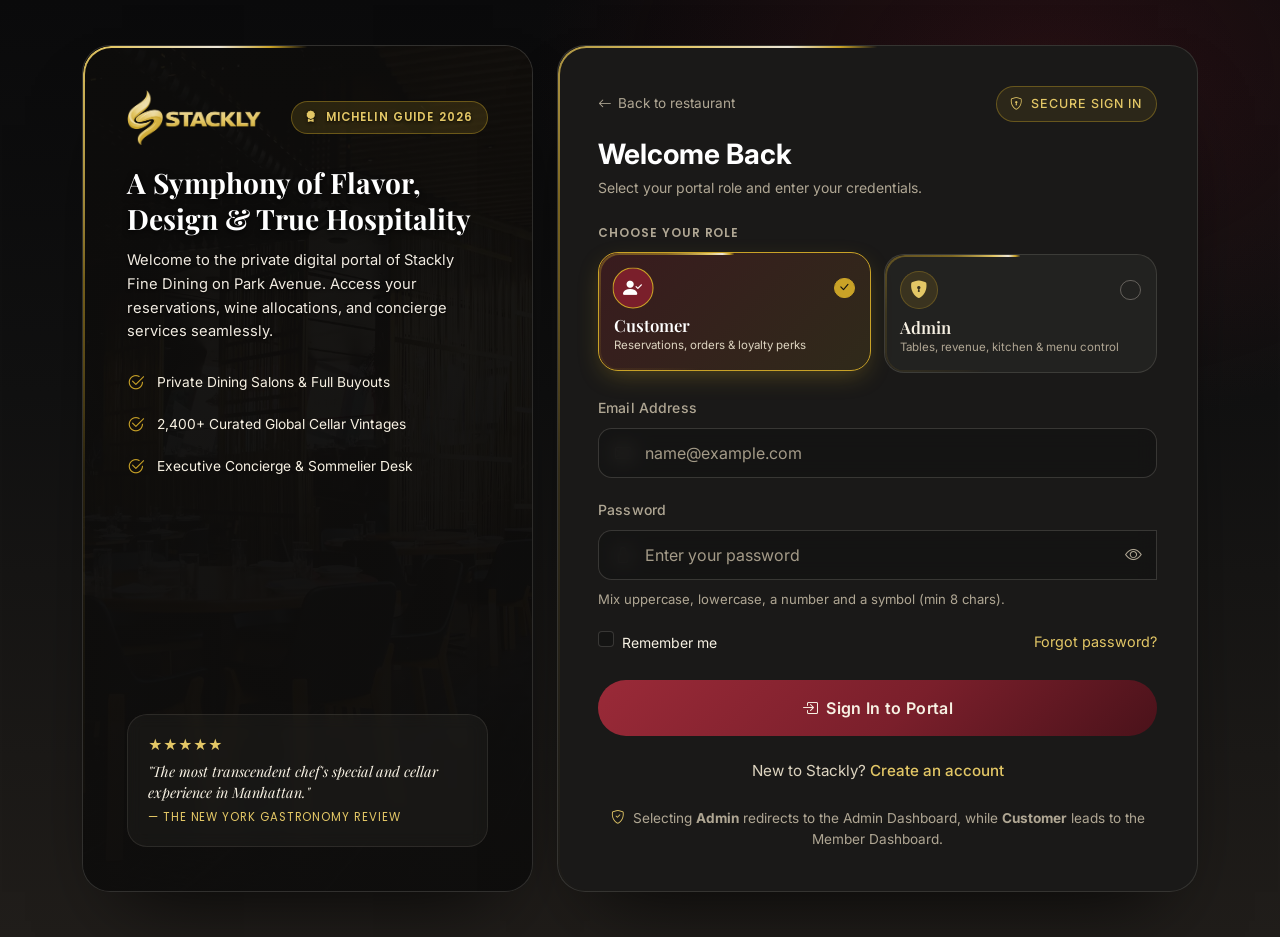
<file: login.html>
<!DOCTYPE html>
<html lang="en">

<head>
  <meta charset="UTF-8" />
  <meta name="viewport" content="width=device-width, initial-scale=1.0" />
  <meta name="description"
    content="Sign in to Stackly Fine Dining — Choose your role as Customer or Admin to manage reservations, dining orders, and salon services." />
  <meta property="og:title" content="Sign In - Stackly Fine Dining" />
  <meta property="og:description" content="Sign in to your Stackly Customer or Admin account." />
  <meta property="og:image" content="assets/img/hero-interior.webp" />
  <meta property="og:type" content="website" />
  <meta name="theme-color" content="#111111" />
  <link rel="icon" type="image/webp" href="assets/img/favicon.webp" />
  <title>Sign In — Stackly Fine Dining</title>
  <link rel="preconnect" href="https://fonts.googleapis.com" />
  <link rel="preconnect" href="https://fonts.gstatic.com" crossorigin />
  <link
    href="https://fonts.googleapis.com/css2?family=Playfair+Display:wght@400..700&family=Poppins:wght@300;400;500;600&family=Inter:wght@300;400;500;600&display=swap"
    rel="stylesheet" />
  <link rel="stylesheet" href="https://cdn.jsdelivr.net/npm/bootstrap@5.3.3/dist/css/bootstrap.min.css" />
  <link rel="stylesheet" href="https://cdn.jsdelivr.net/npm/bootstrap-icons@1.11.3/font/bootstrap-icons.min.css" />
  <link rel="stylesheet" href="assets/css/styles.css" />
</head>

<body class="auth-page">
  <div class="auth-section">
    <div class="container">
      <div class="auth-split-wrapper">
        <div class="row g-4 align-items-stretch justify-content-center">

          <!-- Left Card: Branding & Atmosphere Content -->
          <div class="col-lg-5 col-xl-5 d-flex flex-column">
            <div class="auth-branding-card">
              <div class="auth-branding-bg" style="background-image: url('assets/img/hero-interior.webp');"></div>
              <div class="auth-branding-overlay"></div>

              <div class="auth-branding-content">
                <div>
                  <div class="d-flex justify-content-between align-items-center mb-3">
                    <a href="index.html" title="Stackly Fine Dining">
                      <img src="assets/img/logo.webp" alt="Stackly Fine Dining" width="135" height="55" />
                    </a>
                    <span class="auth-brand-badge">
                      <i class="bi bi-award-fill text-gold"></i> Michelin Guide 2026
                    </span>
                  </div>

                  <h2 class="auth-brand-title">A Symphony of Flavor, Design &amp; True Hospitality</h2>
                  <p class="auth-brand-lead">
                    Welcome to the private digital portal of Stackly Fine Dining on Park Avenue. Access your reservations, wine allocations, and concierge services seamlessly.
                  </p>

                  <ul class="auth-features-list">
                    <li>
                      <i class="bi bi-check2-circle"></i>
                      <span>Private Dining Salons &amp; Full Buyouts</span>
                    </li>
                    <li>
                      <i class="bi bi-check2-circle"></i>
                      <span>2,400+ Curated Global Cellar Vintages</span>
                    </li>
                    <li>
                      <i class="bi bi-check2-circle"></i>
                      <span>Executive Concierge &amp; Sommelier Desk</span>
                    </li>
                  </ul>
                </div>

                <div class="auth-testimonial-box">
                  <div class="text-gold small mb-1">★★★★★</div>
                  <p class="auth-testimonial-quote">
                    "The most transcendent chef's special and cellar experience in Manhattan."
                  </p>
                  <p class="auth-testimonial-author">
                    — The New York Gastronomy Review
                  </p>
                </div>
              </div>
            </div>
          </div>

          <!-- Right Card: Authentication Form -->
          <div class="col-lg-7 col-xl-7 d-flex flex-column">
            <div class="auth-card h-100 d-flex flex-column justify-content-between">
              <div>
                <div class="d-flex justify-content-between align-items-center mb-3">
                  <a href="index.html" class="auth-back-link mb-0">
                    <i class="bi bi-arrow-left"></i> Back to restaurant
                  </a>
                  <span class="auth-badge mb-0">
                    <i class="bi bi-shield-lock"></i> Secure Sign In
                  </span>
                </div>

                <h1 class="h3 fw-bold mb-1">Welcome Back</h1>
                <p class="text-muted small mb-4">Select your portal role and enter your credentials.</p>

                <form id="loginForm" class="auth-form" novalidate>
                  <!-- Role Selection: Admin & Customer (Single Select) -->
                  <div class="role-selector-wrap">
                    <span class="role-selector-label">Choose Your Role</span>
                    <div class="role-options-grid">
                      <!-- Customer Role -->
                      <div>
                        <input class="role-card-input" type="radio" name="role" id="roleCustomer" value="customer" checked />
                        <label class="role-card-label" for="roleCustomer">
                          <div class="role-card-top">
                            <span class="role-card-icon"><i class="bi bi-person-check-fill"></i></span>
                            <span class="role-check-indicator"><i class="bi bi-check-lg"></i></span>
                          </div>
                          <div class="role-card-title">Customer</div>
                          <p class="role-card-desc">Reservations, orders &amp; loyalty perks</p>
                        </label>
                      </div>

                      <!-- Admin Role -->
                      <div>
                        <input class="role-card-input" type="radio" name="role" id="roleAdmin" value="admin" />
                        <label class="role-card-label" for="roleAdmin">
                          <div class="role-card-top">
                            <span class="role-card-icon"><i class="bi bi-shield-lock-fill"></i></span>
                            <span class="role-check-indicator"><i class="bi bi-check-lg"></i></span>
                          </div>
                          <div class="role-card-title">Admin</div>
                          <p class="role-card-desc">Tables, revenue, kitchen &amp; menu control</p>
                        </label>
                      </div>
                    </div>
                  </div>

                  <!-- Email Field -->
                  <div class="auth-field">
                    <label for="loginEmail" class="form-label small text-muted">Email Address</label>
                    <div class="auth-input-wrap">
                      <i class="bi bi-envelope auth-field-icon" aria-hidden="true"></i>
                      <input type="email" class="form-control auth-input" id="loginEmail" name="email"
                        placeholder="name@example.com" autocomplete="username" spellcheck="false"
                        pattern="[a-zA-Z0-9]+(\.[a-zA-Z0-9]+)*@[a-zA-Z0-9]+(\.[a-zA-Z0-9]+)*\.[a-zA-Z]{2,}"
                        title="Only letters, numbers, @, and . are allowed (e.g. name@example.com)" required />
                    </div>
                    <div class="invalid-feedback">Please enter a valid email address (only letters, numbers, @, and . allowed).</div>
                  </div>

                  <!-- Password Field with Show/Hide Toggle -->
                  <div class="auth-field">
                    <label for="loginPassword" class="form-label small text-muted">Password</label>
                    <div class="auth-input-wrap">
                      <i class="bi bi-lock auth-field-icon" aria-hidden="true"></i>
                      <input type="password" class="form-control auth-input has-toggle" id="loginPassword"
                        name="password" placeholder="Enter your password" autocomplete="current-password"
                        minlength="8" required />
                      <button class="auth-toggle" type="button" data-pw-toggle="loginPassword"
                        aria-label="Show password" aria-pressed="false">
                        <i class="bi bi-eye" aria-hidden="true"></i>
                      </button>
                    </div>
                    <div class="invalid-feedback">Password must have at least 8 characters, with uppercase, lowercase, number, and special character.</div>
                    <p class="pw-hint mb-0" id="loginPwHint" aria-live="polite">Mix uppercase, lowercase, a number and a symbol (min 8 chars).</p>
                  </div>

                  <!-- Remember Me (Not Checked By Default) & Forgot Password -->
                  <div class="auth-row">
                    <div class="form-check auth-check">
                      <input class="form-check-input" type="checkbox" id="loginRemember" name="remember" required />
                      <label class="form-check-label small" for="loginRemember">Remember me</label>
                      <div class="invalid-feedback">Please select Remember Me before proceeding.</div>
                    </div>
                    <a class="auth-forgot small" href="404.html">Forgot password?</a>
                  </div>

                  <!-- Sign In Button -->
                  <button type="submit" class="btn btn-primary w-100 py-3 rounded-pill auth-submit">
                    <i class="bi bi-box-arrow-in-right me-2" aria-hidden="true"></i>Sign In to Portal
                  </button>

                  <p class="auth-alt mb-0">
                    New to Stackly? <a href="signup.html">Create an account</a>
                  </p>
                </form>
              </div>

              <p class="auth-note mb-0 mt-4">
                <i class="bi bi-shield-check me-1 text-gold"></i>
                Selecting <strong>Admin</strong> redirects to the Admin Dashboard, while <strong>Customer</strong> leads to the Member Dashboard.
              </p>
            </div>
          </div>

        </div>
      </div>
    </div>
  </div>

  <div class="toast-container position-fixed bottom-0 end-0 p-3">
    <div id="successToast" class="toast" role="status" aria-live="polite" aria-atomic="true">
      <div class="toast-header">
        <i class="bi bi-check-circle-fill me-2 text-success" aria-hidden="true"></i>
        <strong class="me-auto">Stackly Fine Dining</strong>
        <button type="button" class="btn-close" data-bs-dismiss="toast" aria-label="Close notification"></button>
      </div>
      <div class="toast-body">Thank you! Your request has been received.</div>
    </div>
  </div>

  <script src="https://cdn.jsdelivr.net/npm/bootstrap@5.3.3/dist/js/bootstrap.bundle.min.js"></script>
  <script src="https://cdn.jsdelivr.net/npm/gsap@3.12.5/dist/gsap.min.js"></script>
  <script src="assets/js/auth.js"></script>
</body>

</html>
</file>
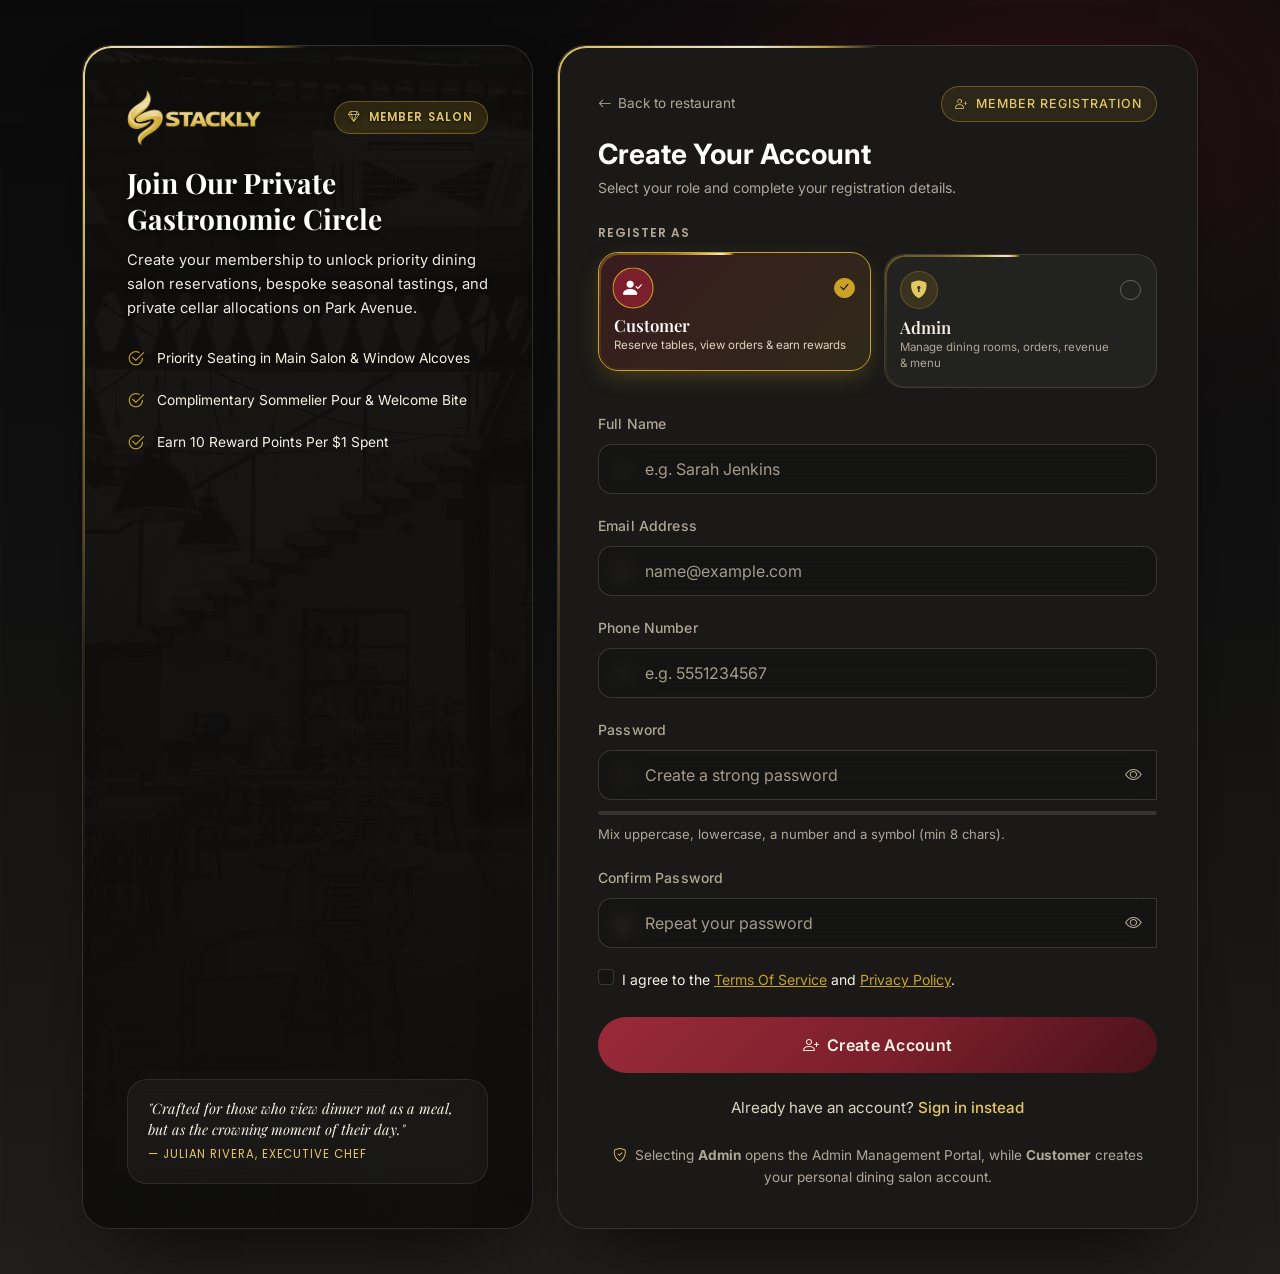
<file: signup.html>
<!DOCTYPE html>
<html lang="en">

<head>
  <meta charset="UTF-8" />
  <meta name="viewport" content="width=device-width, initial-scale=1.0" />
  <meta name="description"
    content="Create a Stackly Fine Dining account — Choose your role as Customer or Admin to manage reservations, orders, and culinary dining experiences." />
  <meta property="og:title" content="Create Account - Stackly Fine Dining" />
  <meta property="og:description" content="Create a Stackly account for fine dining reservations and member privileges." />
  <meta property="og:image" content="assets/img/hero-interior.webp" />
  <meta property="og:type" content="website" />
  <meta name="theme-color" content="#111111" />
  <link rel="icon" type="image/webp" href="assets/img/favicon.webp" />
  <title>Create Account — Stackly Fine Dining</title>
  <link rel="preconnect" href="https://fonts.googleapis.com" />
  <link rel="preconnect" href="https://fonts.gstatic.com" crossorigin />
  <link
    href="https://fonts.googleapis.com/css2?family=Playfair+Display:wght@400..700&family=Poppins:wght@300;400;500;600&family=Inter:wght@300;400;500;600&display=swap"
    rel="stylesheet" />
  <link rel="stylesheet" href="https://cdn.jsdelivr.net/npm/bootstrap@5.3.3/dist/css/bootstrap.min.css" />
  <link rel="stylesheet" href="https://cdn.jsdelivr.net/npm/bootstrap-icons@1.11.3/font/bootstrap-icons.min.css" />
  <link rel="stylesheet" href="assets/css/styles.css" />
</head>

<body class="auth-page">
  <div class="auth-section">
    <div class="container">
      <div class="auth-split-wrapper">
        <div class="row g-4 align-items-stretch justify-content-center">

          <!-- Left Card: Branding & Member Privileges Content -->
          <div class="col-lg-5 col-xl-5 d-flex flex-column">
            <div class="auth-branding-card">
              <div class="auth-branding-bg" style="background-image: url('assets/img/about-interior.webp');"></div>
              <div class="auth-branding-overlay"></div>

              <div class="auth-branding-content">
                <div>
                  <div class="d-flex justify-content-between align-items-center mb-3">
                    <a href="index.html" title="Stackly Fine Dining">
                      <img src="assets/img/logo.webp" alt="Stackly Fine Dining" width="135" height="55" />
                    </a>
                    <span class="auth-brand-badge">
                      <i class="bi bi-gem text-gold"></i> Member Salon
                    </span>
                  </div>

                  <h2 class="auth-brand-title">Join Our Private Gastronomic Circle</h2>
                  <p class="auth-brand-lead">
                    Create your membership to unlock priority dining salon reservations, bespoke seasonal tastings, and private cellar allocations on Park Avenue.
                  </p>

                  <ul class="auth-features-list">
                    <li>
                      <i class="bi bi-check2-circle"></i>
                      <span>Priority Seating in Main Salon &amp; Window Alcoves</span>
                    </li>
                    <li>
                      <i class="bi bi-check2-circle"></i>
                      <span>Complimentary Sommelier Pour &amp; Welcome Bite</span>
                    </li>
                    <li>
                      <i class="bi bi-check2-circle"></i>
                      <span>Earn 10 Reward Points Per $1 Spent</span>
                    </li>
                  </ul>
                </div>

                <div class="auth-testimonial-box">
                  <p class="auth-testimonial-quote">
                    "Crafted for those who view dinner not as a meal, but as the crowning moment of their day."
                  </p>
                  <p class="auth-testimonial-author">
                    — Julian Rivera, Executive Chef
                  </p>
                </div>
              </div>
            </div>
          </div>

          <!-- Right Card: Registration Form -->
          <div class="col-lg-7 col-xl-7 d-flex flex-column">
            <div class="auth-card h-100 d-flex flex-column justify-content-between">
              <div>
                <div class="d-flex justify-content-between align-items-center mb-3">
                  <a href="index.html" class="auth-back-link mb-0">
                    <i class="bi bi-arrow-left"></i> Back to restaurant
                  </a>
                  <span class="auth-badge mb-0">
                    <i class="bi bi-person-plus"></i> Member Registration
                  </span>
                </div>

                <h1 class="h3 fw-bold mb-1">Create Your Account</h1>
                <p class="text-muted small mb-4">Select your role and complete your registration details.</p>

                <form id="signupForm" class="auth-form" novalidate>
                  <!-- Role Selection: Admin & Customer (Single Select) -->
                  <div class="role-selector-wrap">
                    <span class="role-selector-label">Register As</span>
                    <div class="role-options-grid">
                      <!-- Customer Role -->
                      <div>
                        <input class="role-card-input" type="radio" name="role" id="roleCustomer" value="customer" checked />
                        <label class="role-card-label" for="roleCustomer">
                          <div class="role-card-top">
                            <span class="role-card-icon"><i class="bi bi-person-check-fill"></i></span>
                            <span class="role-check-indicator"><i class="bi bi-check-lg"></i></span>
                          </div>
                          <div class="role-card-title">Customer</div>
                          <p class="role-card-desc">Reserve tables, view orders &amp; earn rewards</p>
                        </label>
                      </div>

                      <!-- Admin Role -->
                      <div>
                        <input class="role-card-input" type="radio" name="role" id="roleAdmin" value="admin" />
                        <label class="role-card-label" for="roleAdmin">
                          <div class="role-card-top">
                            <span class="role-card-icon"><i class="bi bi-shield-lock-fill"></i></span>
                            <span class="role-check-indicator"><i class="bi bi-check-lg"></i></span>
                          </div>
                          <div class="role-card-title">Admin</div>
                          <p class="role-card-desc">Manage dining rooms, orders, revenue &amp; menu</p>
                        </label>
                      </div>
                    </div>
                  </div>

                  <!-- Full Name (Alphabets Only) -->
                  <div class="auth-field">
                    <label for="signupName" class="form-label small text-muted">Full Name</label>
                    <div class="auth-input-wrap">
                      <i class="bi bi-person auth-field-icon" aria-hidden="true"></i>
                      <input type="text" class="form-control auth-input" id="signupName" name="name"
                        placeholder="e.g. Sarah Jenkins" autocomplete="name" required />
                    </div>
                    <div class="invalid-feedback">Name must contain alphabets and spaces only.</div>
                  </div>

                  <!-- Email Field -->
                  <div class="auth-field">
                    <label for="signupEmail" class="form-label small text-muted">Email Address</label>
                    <div class="auth-input-wrap">
                      <i class="bi bi-envelope auth-field-icon" aria-hidden="true"></i>
                      <input type="email" class="form-control auth-input" id="signupEmail" name="email"
                        placeholder="name@example.com" autocomplete="username" spellcheck="false"
                        pattern="[a-zA-Z0-9]+(\.[a-zA-Z0-9]+)*@[a-zA-Z0-9]+(\.[a-zA-Z0-9]+)*\.[a-zA-Z]{2,}"
                        title="Only letters, numbers, @, and . are allowed (e.g. name@example.com)" required />
                    </div>
                    <div class="invalid-feedback">Please enter a valid email address (only letters, numbers, @, and . allowed).</div>
                  </div>

                  <!-- Phone Number Field (Numbers Only) -->
                  <div class="auth-field">
                    <label for="signupPhone" class="form-label small text-muted">Phone Number</label>
                    <div class="auth-input-wrap">
                      <i class="bi bi-telephone auth-field-icon" aria-hidden="true"></i>
                      <input type="tel" class="form-control auth-input" id="signupPhone" name="phone"
                        placeholder="e.g. 5551234567" autocomplete="tel" required />
                    </div>
                    <div class="invalid-feedback">Phone number must contain numbers only (10 to 15 digits).</div>
                  </div>

                  <!-- Password Field (Uppercase, lowercase, number, special char, min 8) -->
                  <div class="auth-field">
                    <label for="signupPassword" class="form-label small text-muted">Password</label>
                    <div class="auth-input-wrap">
                      <i class="bi bi-lock auth-field-icon" aria-hidden="true"></i>
                      <input type="password" class="form-control auth-input has-toggle" id="signupPassword"
                        name="password" placeholder="Create a strong password" autocomplete="new-password"
                        minlength="8" required />
                      <button class="auth-toggle" type="button" data-pw-toggle="signupPassword"
                        aria-label="Show password" aria-pressed="false">
                        <i class="bi bi-eye" aria-hidden="true"></i>
                      </button>
                    </div>
                    <div class="invalid-feedback" data-pw-feedback>Password must have at least 8 characters, with uppercase, lowercase, number, and special character.</div>
                    <div class="pw-meter" aria-hidden="true"><span id="pwMeterBar"></span></div>
                    <p class="pw-hint mb-0" id="pwHint" aria-live="polite">Mix uppercase, lowercase, a number and a symbol (min 8 chars).</p>
                  </div>

                  <!-- Confirm Password Field -->
                  <div class="auth-field">
                    <label for="signupConfirm" class="form-label small text-muted">Confirm Password</label>
                    <div class="auth-input-wrap">
                      <i class="bi bi-lock-fill auth-field-icon" aria-hidden="true"></i>
                      <input type="password" class="form-control auth-input has-toggle" id="signupConfirm"
                        name="confirm" placeholder="Repeat your password" autocomplete="new-password"
                        required />
                      <button class="auth-toggle" type="button" data-pw-toggle="signupConfirm"
                        aria-label="Show password" aria-pressed="false">
                        <i class="bi bi-eye" aria-hidden="true"></i>
                      </button>
                    </div>
                    <div class="invalid-feedback" data-pw-feedback>Passwords must match.</div>
                  </div>

                  <!-- Terms & Conditions Checkbox -->
                  <div class="form-check auth-check mb-4">
                    <input class="form-check-input" type="checkbox" id="signupTerms" name="terms" required />
                    <label class="form-check-label small" for="signupTerms">
                      I agree to the <a href="404.html">Terms Of Service</a> and <a href="404.html">Privacy Policy</a>.
                    </label>
                    <div class="invalid-feedback">Please accept the terms to continue.</div>
                  </div>

                  <!-- Submit Button -->
                  <button type="submit" class="btn btn-primary w-100 py-3 rounded-pill auth-submit">
                    <i class="bi bi-person-plus me-2" aria-hidden="true"></i>Create Account
                  </button>

                  <p class="auth-alt mb-0">
                    Already have an account? <a href="login.html">Sign in instead</a>
                  </p>
                </form>
              </div>

              <p class="auth-note mb-0 mt-4">
                <i class="bi bi-shield-check me-1 text-gold"></i>
                Selecting <strong>Admin</strong> opens the Admin Management Portal, while <strong>Customer</strong> creates your personal dining salon account.
              </p>
            </div>
          </div>

        </div>
      </div>
    </div>
  </div>

  <div class="toast-container position-fixed bottom-0 end-0 p-3">
    <div id="successToast" class="toast" role="status" aria-live="polite" aria-atomic="true">
      <div class="toast-header">
        <i class="bi bi-check-circle-fill me-2 text-success" aria-hidden="true"></i>
        <strong class="me-auto">Stackly Fine Dining</strong>
        <button type="button" class="btn-close" data-bs-dismiss="toast" aria-label="Close notification"></button>
      </div>
      <div class="toast-body">Thank you! Your request has been received.</div>
    </div>
  </div>

  <script src="https://cdn.jsdelivr.net/npm/bootstrap@5.3.3/dist/js/bootstrap.bundle.min.js"></script>
  <script src="https://cdn.jsdelivr.net/npm/gsap@3.12.5/dist/gsap.min.js"></script>
  <script src="assets/js/auth.js"></script>
</body>

</html>
</file>
<file: assets/css/styles.css>
/* =============================================================
   Stackly — Dark Luxury theme
   Palette: Deep Charcoal #111111 · Warm Cream #F7F1E3
            Rich Burgundy #7A1F2B · Gold #C9A227 · White #FFFFFF
   Ratio: ~50% dark · 30% cream · 15% burgundy · 5% gold
   ============================================================= */

:root {
  /* Core palette */
  --charcoal: #111111;
  --cream: #f7f1e3;
  --burgundy: #7a1f2b;
  --gold: #c9a227;
  --white: #ffffff;

  /* Supporting tones derived from the core palette */
  --charcoal-deep: #0a0a0b;
  --charcoal-soft: #1a1918;
  --charcoal-warm: #201d1a;
  --burgundy-deep: #4a121a;
  --burgundy-mid: #5e1721;
  --burgundy-light: #9a2a38;
  --gold-light: #e3c766;
  --gold-deep: #a8841c;
  --cream-dim: #ded5c1;

  /* Semantic tokens — dark surfaces (default) */
  --bg-primary: var(--charcoal);
  --bg-secondary: var(--charcoal-soft);
  --bg-elevated: rgba(17, 17, 17, 0.92);
  --text-primary: var(--cream);
  --text-secondary: #ddd4c0;
  --text-muted: #b0a794;
  --accent: var(--burgundy);
  --accent-text: var(--gold);
  --on-accent: var(--cream);
  --on-gold: var(--charcoal);
  --surface: rgba(247, 241, 227, 0.045);
  --surface-strong: rgba(247, 241, 227, 0.075);
  --border-color: rgba(247, 241, 227, 0.12);
  --glass-bg: rgba(17, 17, 17, 0.6);
  --glass-border: rgba(247, 241, 227, 0.16);
  --card-bg: var(--charcoal-soft);
  --card-border: var(--border-color);
  --card-hover-border: rgba(201, 162, 39, 0.45);
  --shadow-card: 0 30px 70px -40px rgba(0, 0, 0, 0.9);
  --shadow-xl: 0 40px 80px -40px rgba(0, 0, 0, 0.85);

  /* Form tokens */
  --input-bg: rgba(17, 17, 17, 0.6);
  --input-border: rgba(247, 241, 227, 0.16);
  --input-color: var(--cream);
  --input-placeholder: #a49b88;
  --select-bg: #16150f;
  --invalid-text: #ff9d9d;
  --invalid-border: #e06a6a;
  --invalid-ring: rgba(224, 106, 106, 0.18);
  --valid-border: rgba(155, 224, 176, 0.75);
  --valid-ring: rgba(155, 224, 176, 0.14);

  --radius-lg: 1.25rem;
  --radius-xl: 1.75rem;
  --nav-gap: 0.75rem;
  --font-heading: "Playfair Display", Georgia, "Times New Roman", serif;
  --font-body: "Inter", system-ui, -apple-system, BlinkMacSystemFont, sans-serif;
  --font-alt: "Poppins", system-ui, -apple-system, BlinkMacSystemFont, sans-serif;

  /* Bridge into Bootstrap 5.3 so its utility classes match the Dark Luxury
     theme and clear WCAG AA (4.5:1 body / 3:1 large). Bootstrap's stock
     light-theme values render near-black text on these surfaces. */
  --bs-primary: #7a1f2b;
  --bs-primary-rgb: 122, 31, 43;
  --bs-body-color: #f7f1e3;
  --bs-body-color-rgb: 247, 241, 227;
  --bs-body-bg: #111111;
  --bs-emphasis-color: #ffffff;
  --bs-emphasis-color-rgb: 255, 255, 255;
  --bs-secondary-color: #b0a794;
  --bs-secondary-color-rgb: 176, 167, 148;
  --bs-secondary-bg: #1a1918;
  --bs-tertiary-color: #b0a794;
  --bs-tertiary-bg: #1a1918;
  --bs-border-color: rgba(247, 241, 227, 0.16);
  --bs-border-color-translucent: rgba(247, 241, 227, 0.16);
  --bs-link-color: #c9a227;
  --bs-link-color-rgb: 201, 162, 39;
  --bs-link-hover-color: #e3c766;
  --bs-link-hover-color-rgb: 227, 199, 102;
  --bs-heading-color: #ffffff;
  --bs-form-invalid-color: #ff9d9d;
  --bs-form-invalid-border-color: #e06a6a;
  --bs-form-valid-color: #9be0b0;
  --bs-highlight-bg: #4a121a;
}

* {
  box-sizing: border-box;
}

html {
  scroll-behavior: auto;
}

body {
  font-family: var(--font-body);
  color: var(--text-primary);
  background: radial-gradient(1200px 800px at 50% 0%, #1c1a19 0%, var(--charcoal) 100%);
  line-height: 1.7;
  overflow-x: hidden;
}

img {
  max-width: 100%;
  display: block;
  height: auto;
}

.section-padding {
  padding: clamp(4rem, 6vw, 7.5rem) 0;
}

/* Anchor targets clear the fixed navbar on jump */
section[id],
footer [id] {
  scroll-margin-top: 90px;
}

.eyebrow {
  letter-spacing: 0.4em;
  font-size: 0.75rem;
  color: var(--accent-text);
  font-family: var(--font-alt);
  font-weight: 600;
}

.text-white-75 {
  color: rgba(247, 241, 227, 0.82) !important;
}

.text-white-10 {
  color: rgba(247, 241, 227, 0.12);
}

.border-white-10 {
  border-color: rgba(247, 241, 227, 0.12) !important;
}

/* Warm Cream surface. This is the 30% cream block of the palette and it
   re-points every semantic token so the components inside stay readable. */
.section-alt {
  --text-primary: #16130f;
  --text-secondary: #3d362c;
  --text-muted: #5f574a;
  --accent: var(--burgundy);
  --accent-text: var(--burgundy);
  --surface: rgba(255, 255, 255, 0.72);
  --surface-strong: #ffffff;
  --border-color: rgba(17, 17, 17, 0.12);
  --glass-bg: rgba(255, 255, 255, 0.6);
  --glass-border: rgba(17, 17, 17, 0.12);
  --card-bg: var(--white);
  --card-border: rgba(17, 17, 17, 0.1);
  --card-hover-border: rgba(122, 31, 43, 0.45);
  --shadow-card: 0 30px 60px -38px rgba(17, 17, 17, 0.45);
  --shadow-xl: 0 40px 70px -40px rgba(17, 17, 17, 0.5);
  --input-bg: var(--white);
  --input-border: rgba(17, 17, 17, 0.16);
  --input-color: #16130f;
  --input-placeholder: #8b8272;
  --select-bg: var(--white);
  --invalid-text: var(--burgundy);
  --invalid-border: var(--burgundy);
  --invalid-ring: rgba(122, 31, 43, 0.14);
  --valid-border: #2f6b45;
  --valid-ring: rgba(47, 107, 69, 0.14);

  --bs-body-color: #16130f;
  --bs-body-color-rgb: 22, 19, 15;
  --bs-body-bg: var(--cream);
  --bs-emphasis-color: #16130f;
  --bs-emphasis-color-rgb: 22, 19, 15;
  --bs-secondary-color: #5f574a;
  --bs-secondary-color-rgb: 95, 87, 74;
  --bs-secondary-bg: #efe7d5;
  --bs-tertiary-color: #5f574a;
  --bs-tertiary-bg: #efe7d5;
  --bs-border-color: rgba(17, 17, 17, 0.16);
  --bs-border-color-translucent: rgba(17, 17, 17, 0.16);
  --bs-link-color: #7a1f2b;
  --bs-link-color-rgb: 122, 31, 43;
  --bs-link-hover-color: #4a121a;
  --bs-link-hover-color-rgb: 74, 18, 26;
  --bs-heading-color: #16130f;
  --bs-form-invalid-color: #7a1f2b;
  --bs-form-invalid-border-color: #7a1f2b;
  --bs-form-valid-color: #2f6b45;
  --bs-highlight-bg: rgba(201, 162, 39, 0.28);

  position: relative;
  color: var(--text-primary);
  background: linear-gradient(180deg, var(--cream) 0%, #f1e8d6 100%);
  /* Burgundy + gold hairlines frame the cream block */
  box-shadow: inset 0 3px 0 -1px var(--burgundy), inset 0 6px 0 -3px rgba(201, 162, 39, 0.55);
}

/* Explicit readable muted / secondary text (Bootstrap utilities inherit these) */
.text-muted,
.text-body-secondary {
  color: var(--bs-secondary-color) !important;
}

.text-primary {
  color: var(--accent-text) !important;
}

/* Bootstrap 5 ships no fw-medium; the meta-list values use it as a lighter
   emphasis step between fw-normal and fw-semibold. */
.fw-medium {
  font-weight: 500 !important;
}

a {
  color: var(--bs-link-color);
}

a:hover,
a:focus {
  color: var(--bs-link-hover-color);
}

:focus-visible {
  outline: 2px solid var(--accent-text);
  outline-offset: 3px;
  border-radius: 4px;
}

/* Scroll progress — burgundy into gold */
#scrollProgress {
  position: fixed;
  top: 0;
  left: 0;
  width: 100%;
  height: 3px;
  background: linear-gradient(90deg, var(--burgundy) 0%, var(--gold) 100%);
  transform-origin: 0 50%;
  transform: scaleX(0);
  z-index: 9997;
}

/* Navbar */
.navbar {
  transition: background 0.4s ease, backdrop-filter 0.4s ease, box-shadow 0.4s ease, padding 0.4s ease;
  background: linear-gradient(180deg, rgba(8, 8, 8, 0.88) 0%, rgba(10, 10, 10, 0.52) 65%, transparent 100%);
  backdrop-filter: blur(8px);
  -webkit-backdrop-filter: blur(8px);
}

.navbar.scrolled {
  background: rgba(14, 13, 12, 0.96) !important;
  backdrop-filter: blur(18px) saturate(140%);
  -webkit-backdrop-filter: blur(18px) saturate(140%);
  box-shadow: 0 16px 45px -15px rgba(0, 0, 0, 0.92), inset 0 -1px 0 rgba(201, 162, 39, 0.25);
  padding-top: 0.5rem !important;
  padding-bottom: 0.5rem !important;
}

.navbar-brand {
  font-family: var(--font-heading);
  display: flex;
  align-items: center;
  letter-spacing: 0.02em;
  filter: drop-shadow(0 2px 6px rgba(0, 0, 0, 0.85));
}

/* --- Brand logo ----------------------------------------------------
   logo.webp is a 1200x493 horizontal lockup (2.43:1). It is sized by
   height so the aspect ratio is always preserved, and stepped down
   across breakpoints so it never crowds the collapsed navbar or forces
   the expanded bar onto a second line. */
.brand-logo {
  display: block;
  height: 2.6rem;
  width: auto;
  max-width: 100%;
  object-fit: contain;
}

.brand-logo-lg {
  height: 3rem;
}

/* Tablet / collapsed navbar (Bootstrap expands this bar at 1400px) */
@media (max-width: 1399.98px) {
  .brand-logo {
    height: 2.2rem;
  }

  .brand-logo-lg {
    height: 2.6rem;
  }
}

@media (max-width: 991.98px) {
  .brand-logo {
    height: 2rem;
  }

  .brand-logo-lg {
    height: 2.4rem;
  }
}

@media (max-width: 575.98px) {
  .brand-logo {
    height: 1.85rem;
  }

  .brand-logo-lg {
    height: 2.15rem;
  }
}

.nav-link {
  color: rgba(255, 255, 255, 0.92);
  font-family: var(--font-alt);
  font-weight: 500;
  position: relative;
  padding: 0.5rem 0.75rem !important;
  text-shadow: 0 1px 3px rgba(0, 0, 0, 0.95), 0 2px 8px rgba(0, 0, 0, 0.75);
  transition: color 0.3s ease, text-shadow 0.3s ease;
}

.nav-link:hover,
.nav-link.active {
  color: #ffffff;
  font-weight: 600;
  text-shadow: 0 0 14px rgba(247, 215, 124, 0.7), 0 1px 4px rgba(0, 0, 0, 0.95);
}

.nav-link::after {
  content: "";
  position: absolute;
  left: 0.75rem;
  right: 0.75rem;
  bottom: 0.25rem;
  height: 2px;
  background: linear-gradient(90deg, transparent 0%, var(--gold) 50%, transparent 100%);
  transform: scaleX(0);
  transform-origin: 50% 50%;
  transition: transform 0.35s cubic-bezier(0.25, 0.46, 0.45, 0.94);
}

.nav-link:hover::after,
.nav-link.active::after {
  transform: scaleX(1);
}

.navbar-toggler {
  display: flex;
  flex-direction: column;
  gap: 0.35rem;
  padding: 0.5rem;
  background: rgba(14, 13, 12, 0.5);
  border-radius: 0.5rem;
  border: 1px solid rgba(255, 255, 255, 0.2) !important;
  backdrop-filter: blur(8px);
  -webkit-backdrop-filter: blur(8px);
}

.menu-line {
  width: 1.75rem;
  height: 2px;
  background: #ffffff;
  border-radius: 999px;
  box-shadow: 0 1px 3px rgba(0, 0, 0, 0.9);
  transition: transform 0.4s ease, opacity 0.4s ease;
}

.navbar-toggler[aria-expanded="true"] .menu-line:nth-child(1) {
  transform: translateY(6px) rotate(45deg);
}

.navbar-toggler[aria-expanded="true"] .menu-line:nth-child(2) {
  opacity: 0;
}

.navbar-toggler[aria-expanded="true"] .menu-line:nth-child(3) {
  transform: translateY(-6px) rotate(-45deg);
}

/* Seven links plus the CTA only fit the horizontal bar once the container
   reaches its widest tier (Bootstrap xxl, 1400px), so the panel treatment
   runs until then. Link labels are centred in the panel too. */
@media (max-width: 1399.98px) {
  #navContent {
    background: rgba(14, 13, 12, 0.98);
    backdrop-filter: blur(20px) saturate(160%);
    -webkit-backdrop-filter: blur(20px) saturate(160%);
    border-radius: var(--radius-lg);
    padding: 1.25rem 1rem 1.35rem;
    margin-top: 1rem;
    box-shadow: 0 20px 60px rgba(0, 0, 0, 0.95);
    border: 1px solid rgba(201, 162, 39, 0.35);
  }

  .navbar-nav {
    gap: 0.35rem !important;
  }

  .navbar-nav .nav-link {
    padding: 0.8rem 1rem !important;
    text-align: center;
    color: rgba(255, 255, 255, 0.92);
    font-weight: 500;
  }

  .navbar-nav .nav-link:hover,
  .navbar-nav .nav-link.active {
    color: #ffffff;
    background: rgba(201, 162, 39, 0.15);
    border-radius: 0.5rem;
  }

  .navbar-nav .btn {
    margin-top: 0.75rem;
    width: 100%;
  }

  .navbar-actions {
    display: flex;
    flex-direction: column;
    gap: 0.6rem;
    margin-top: 0.75rem;
    margin-left: 0;
  }

  .navbar-actions .btn,
  .navbar-actions .navbar-login {
    width: 100%;
    justify-content: center;
  }
}

/* Sign-in control, pinned to the bar's right corner.
   Desktop (>=1400px) the bar is a `1fr auto 1fr` grid: brand in track 1, the
   link run centred in track 2, and track 3 left empty purely to balance that
   centring. This control claims track 3 and pins to the container's right
   edge, so it adds to the spacer that was already there instead of widening
   the centred run. It sits outside `.navbar-nav`, which keeps it clear of the
   link-run gap rules and of the `.navbar-nav .btn` full-width collapse rules. */
.navbar-actions {
  display: inline-flex;
  align-items: center;
  gap: 0.75rem;
  margin-left: auto;
}

.navbar-actions .navbar-login {
  margin-left: 0;
}

.navbar-login {
  display: inline-flex;
  align-items: center;
  justify-content: center;
  gap: 0.45rem;
  /* In the collapsed bar Bootstrap centres the row with `space-between`,
     which on its own would strand this control mid-bar. The auto margin pulls
     it back so it sits immediately left of the toggler. */
  margin-left: auto;
  padding: 0.45rem 1.05rem;
  border: 1.5px solid rgba(247, 241, 227, 0.85);
  border-radius: 999px;
  background: rgba(14, 13, 12, 0.65);
  color: #ffffff;
  font-size: 0.9rem;
  font-weight: 600;
  letter-spacing: 0.02em;
  text-decoration: none;
  white-space: nowrap;
  backdrop-filter: blur(8px);
  -webkit-backdrop-filter: blur(8px);
  text-shadow: 0 1px 3px rgba(0, 0, 0, 0.9);
  box-shadow: 0 4px 15px rgba(0, 0, 0, 0.4);
  transition: background-color 0.3s ease, border-color 0.3s ease, color 0.3s ease,
    box-shadow 0.3s ease, transform 0.3s cubic-bezier(0.25, 0.46, 0.45, 0.94);
}

.navbar-login:hover,
.navbar-login:focus-visible {
  background: #ffffff;
  border-color: #ffffff;
  color: var(--charcoal);
  text-shadow: none;
  box-shadow: 0 6px 20px rgba(255, 255, 255, 0.3);
  transform: translateY(-1px);
}

.navbar-login .bi {
  font-size: 1rem;
  line-height: 1;
}

/* A fixed label footprint, so swapping "Sign In" for a name after sign-in can
   never resize the pill and reflow the centred link run. */
.navbar-login-text {
  min-width: 3.4rem;
  text-align: center;
}

/* Current page, and the signed-in state */
.navbar-login.is-current,
.navbar-login.is-authed {
  border-color: rgba(201, 162, 39, 0.7);
}

.navbar-login.is-current .navbar-login-text,
.navbar-login.is-authed .navbar-login-text {
  color: var(--gold-light);
}

.navbar-login.is-authed:hover,
.navbar-login.is-authed:focus-visible,
.navbar-login.is-current:hover,
.navbar-login.is-current:focus-visible {
  background: var(--cream);
  border-color: var(--cream);
}

.navbar-login.is-authed:hover .navbar-login-text,
.navbar-login.is-authed:focus-visible .navbar-login-text,
.navbar-login.is-current:hover .navbar-login-text,
.navbar-login.is-current:focus-visible .navbar-login-text {
  color: var(--charcoal);
}

/* Centred nav bar (Bootstrap xxl and up).

   The bar is laid out as a three-column grid: brand in the first track, the
   link group in a content-sized middle track, and an empty 1fr track on the
   right. Because the two outer tracks are equal, the links land on the true
   horizontal centre line of the container no matter how wide the brand is.

   Two things this deliberately avoids:

   - Absolutely positioning the brand. It used to be pinned with `left: 12px`,
     which hard-codes the gutter and silently breaks if the container padding
     ever changes.
   - Bootstrap's `.ms-auto` on .navbar-nav. That utility is `!important`, and an
     auto inline margin absorbs every bit of free space, which quietly defeats
     `justify-content: center` and pushes the whole group to the right edge.
     It has to be cancelled explicitly.

   The row is pinned on all three children. Auto-placement only runs row-first,
   and these items declare a column but not a row. The markup order is brand,
   Sign In, then the link run, so the placement cursor walks past column 2 while
   placing Sign In in column 3 and drops the link run into a second implicit row
   underneath the brand. Naming the row on every child removes the auto-placement
   step entirely, which is what keeps logo, links and Sign In on one line. */
@media (min-width: 1400px) {
  .navbar > .container {
    display: grid;
    grid-template-columns: 1fr auto 1fr;
    grid-template-rows: auto;
    align-items: center;
    column-gap: 1rem;
  }

  .navbar > .container > .navbar-brand {
    grid-column: 1;
    grid-row: 1;
    justify-self: start;
  }

  .navbar > .container > .navbar-collapse {
    display: contents !important;
  }

  .navbar > .container > .navbar-collapse > .navbar-nav {
    grid-column: 2;
    grid-row: 1;
    justify-self: center;
    align-self: center;
  }

  .navbar > .container > .navbar-collapse > .navbar-actions {
    grid-column: 3;
    grid-row: 1;
    justify-self: end;
    align-self: center;
    margin-left: 0;
  }

  .navbar-nav {
    /* cancels Bootstrap's .ms-auto !important so centring can take effect */
    margin-left: 0 !important;
    gap: var(--nav-gap) !important;
    justify-content: center;
    align-items: center;
    flex-wrap: nowrap;
  }

  /* inline-flex + align-items keeps every label on the same optical baseline
     regardless of label length or descenders */
  .navbar-nav .nav-link {
    display: inline-flex;
    align-items: center;
    justify-content: center;
    text-align: center;
    padding-left: 0.25rem !important;
    padding-right: 0.25rem !important;
  }

  /* Breathing room between the link run and the CTA pill. The markup carries
     no .ms-lg-3 (the old selectors for it matched nothing), so the CTA is
     targeted structurally instead. */
  .navbar-nav .nav-item:has(> .btn) {
    margin-left: 0.75rem;
  }
}

/* The bar still compacts a little at 1400-1599px so the links always stay on
   one line with a comfortable gutter. */
@media (min-width: 1400px) and (max-width: 1599.98px) {
  .navbar .navbar-brand {
    font-size: 1.75rem;
  }

  .navbar .brand-logo {
    height: 2.45rem;
  }

  .navbar-nav {
    gap: 0.35rem !important;
  }

  .navbar-nav .nav-link {
    padding: 0.45rem 0.4rem !important;
    font-size: 0.95rem;
  }

  .navbar-nav .nav-link::after {
    left: 0.4rem;
    right: 0.4rem;
  }

  .navbar-nav .btn {
    padding: 0.45rem 1rem;
    font-size: 0.92rem;
  }

  .navbar-nav .nav-item:has(> .btn) {
    margin-left: 0.5rem;
  }

  /* The sign-in pill shrinks with the rest of the bar in this tier, which is
     the tightest point: eight links, the CTA pill and this control all share
     the width here. */
  .navbar-actions .btn {
    padding: 0.45rem 1rem;
    font-size: 0.92rem;
  }

  .navbar-login {
    padding: 0.35rem 0.8rem;
    font-size: 0.85rem;
  }

  .navbar-login .bi {
    font-size: 0.9rem;
  }
}

/* Roomier bar on wide displays */
@media (min-width: 1600px) {
  .navbar-nav {
    gap: 0.55rem !important;
  }

  .navbar-nav .nav-link {
    padding: 0.5rem 0.45rem !important;
    font-size: 1rem;
  }

  .navbar-nav .nav-link::after {
    left: 0.45rem;
    right: 0.45rem;
  }

  .navbar-nav .nav-item:has(> .btn) {
    margin-left: 0.7rem;
  }
}

/* Hero */
.hero-section {
  position: relative;
  min-height: 100vh;
  overflow: hidden;
  background: var(--charcoal);
}

.hero-bg-wrap {
  position: absolute;
  inset: 0;
}

.hero-bg {
  position: absolute;
  inset: 0;
  background-size: cover;
  background-position: center;
  will-change: transform;
}

.hero-overlay {
  position: absolute;
  inset: 0;
  background:
    linear-gradient(180deg, rgba(8, 8, 8, 0.72) 0%, rgba(10, 10, 10, 0.46) 32%, rgba(10, 10, 10, 0.63) 68%, rgba(10, 10, 10, 0.86) 100%),
    radial-gradient(ellipse 1200px 850px at 50% 42%, rgba(10, 10, 10, 0.38) 0%, rgba(122, 31, 43, 0.34) 50%, rgba(10, 10, 10, 0.82) 100%);
  z-index: 1;
}

.hero-noise {
  position: absolute;
  inset: 0;
  opacity: 0.04;
  background-image: url("data:image/svg+xml,%3Csvg xmlns='http://www.w3.org/2000/svg' width='400' height='400' viewBox='0 0 800 800'%3E%3Cg fill='none' stroke='%23ffffff' stroke-width='1'%3E%3Cpath d='M769 229L1037 260.9M927 880L731 737 520 660 309 538 40 599 295 764 126.5 879.5 40 599-197 493 102 382-31 229 126.5 79.5-69-63'/%3E%3C/g%3E%3C/svg%3E");
  mix-blend-mode: soft-light;
  pointer-events: none;
  z-index: 1;
}

.display-1 {
  font-family: var(--font-heading);
  line-height: 1.05;
}

.lead {
  max-width: 48ch;
}

/* Hero Text Visibility & Contrast */
.hero-section .eyebrow {
  color: #f7d77c !important;
  font-weight: 700;
  letter-spacing: 0.38em;
  text-shadow: 0 1px 3px rgba(0, 0, 0, 0.95), 0 2px 10px rgba(0, 0, 0, 0.85);
  margin-bottom: 1.25rem;
}

.hero-section .display-1,
.hero-section h1 {
  font-family: var(--font-heading);
  line-height: 1.05;
  min-height: 2.1em;
  color: #ffffff !important;
  text-shadow: 0 2px 6px rgba(0, 0, 0, 0.95), 0 6px 24px rgba(0, 0, 0, 0.82), 0 14px 40px rgba(0, 0, 0, 0.65);
  font-weight: 700;
  letter-spacing: -0.015em;
}

.hero-section .lead,
.hero-section .text-white-75 {
  color: #f8f4ec !important;
  font-size: clamp(1.1rem, 2vw, 1.28rem);
  line-height: 1.75;
  max-width: 52ch;
  text-shadow: 0 1px 4px rgba(0, 0, 0, 0.95), 0 3px 14px rgba(0, 0, 0, 0.8);
}

/* Burgundy is the primary action colour; cream type on it clears AA (9:1) */
.btn-primary {
  background: linear-gradient(135deg, var(--burgundy-light) 0%, var(--burgundy) 55%, var(--burgundy-deep) 100%);
  border: 0;
  color: var(--cream);
  font-weight: 600;
  letter-spacing: 0.02em;
  box-shadow: 0 30px 80px -40px rgba(122, 31, 43, 0.95);
  transition: transform 0.35s cubic-bezier(0.25, 0.46, 0.45, 0.94), box-shadow 0.35s ease, filter 0.35s ease;
}

.btn-primary:hover,
.btn-primary:focus {
  transform: translateY(-2px);
  filter: brightness(1.08);
  box-shadow: 0 40px 90px -40px rgba(122, 31, 43, 0.98);
  color: var(--cream);
}

.btn-primary:disabled,
.btn-primary.disabled {
  color: var(--cream);
  background: #4a121a;
}

.btn-outline-light {
  border-width: 1.5px;
  border-color: rgba(255, 255, 255, 0.88);
  background: rgba(14, 13, 12, 0.5);
  backdrop-filter: blur(8px);
  -webkit-backdrop-filter: blur(8px);
  color: #ffffff;
  text-shadow: 0 1px 3px rgba(0, 0, 0, 0.9);
  box-shadow: 0 8px 24px rgba(0, 0, 0, 0.45);
}

.btn-outline-light:hover,
.btn-outline-light:focus {
  background: #ffffff;
  border-color: #ffffff;
  color: var(--charcoal);
  text-shadow: none;
}

.scroll-indicator {
  position: absolute;
  left: 50%;
  bottom: clamp(1.5rem, 4vw, 2.5rem);
  transform: translateX(-50%);
  display: flex;
  align-items: center;
  color: #ffffff;
  text-decoration: none;
  letter-spacing: 0.3em;
  font-size: 0.72rem;
  font-weight: 600;
  padding: 0.5rem 1.15rem;
  border-radius: 999px;
  background: rgba(14, 13, 12, 0.65);
  backdrop-filter: blur(10px);
  -webkit-backdrop-filter: blur(10px);
  border: 1px solid rgba(201, 162, 39, 0.4);
  text-shadow: 0 1px 3px rgba(0, 0, 0, 0.95);
  box-shadow: 0 4px 15px rgba(0, 0, 0, 0.4);
  transition: transform 0.35s ease, color 0.35s ease, border-color 0.35s ease;
  z-index: 2;
}

.scroll-indicator:hover {
  color: var(--gold-light);
  border-color: var(--gold-light);
  transform: translateX(-50%) translateY(-2px);
}

.mouse {
  width: 1.5rem;
  height: 2.25rem;
  border: 2px solid rgba(255, 255, 255, 0.9);
  border-radius: 999px;
  display: inline-flex;
  align-items: flex-start;
  justify-content: center;
  padding-top: 0.4rem;
  box-shadow: 0 2px 8px rgba(0, 0, 0, 0.7);
}

.wheel {
  width: 4px;
  height: 0.5rem;
  border-radius: 999px;
  background: #ffffff;
  box-shadow: 0 0 6px rgba(255, 255, 255, 0.8);
  animation: scrollWheel 2s infinite;
}

@keyframes scrollWheel {
  0% {
    transform: translateY(0);
    opacity: 1;
  }
  50% {
    transform: translateY(4px);
    opacity: 0.6;
  }
  100% {
    transform: translateY(0);
    opacity: 1;
  }
}

/* Hero entrance elements start visible so there is no flash of hidden text.
   GSAP animates them in from a hidden state; without JS they simply render. */
.fade-up {
  will-change: transform, opacity;
}

.hero-split-word {
  display: inline-block;
  overflow: hidden;
  vertical-align: top;
  padding-bottom: 0.14em;
  margin-bottom: -0.14em;
}

.hero-split-word > span {
  display: inline-block;
  will-change: transform, opacity;
}

/* Reveal on scroll */
.reveal {
  opacity: 0;
  transform: translateY(60px);
  transition: transform 1.1s cubic-bezier(0.25, 0.46, 0.45, 0.94), opacity 1.1s ease;
}

.reveal.active {
  opacity: 1;
  transform: translateY(0);
}

/* When JS drives the reveal states, remove the CSS transition so GSAP owns
   opacity/transform and there is no conflict between the two systems. */
.js-anim .reveal {
  transition: none;
}

/* Allow GSAP full control of button transforms without competing CSS transform transitions */
.js-anim .btn-primary,
.js-anim .btn-outline-light,
.js-anim .navbar-login,
.js-anim .social-icon {
  transition: background-color 0.35s ease, border-color 0.35s ease, color 0.35s ease, box-shadow 0.35s ease, filter 0.35s ease;
}

/* Safety net: if scripts fail to load, never leave content invisible */
.no-js .reveal {
  opacity: 1 !important;
  transform: none !important;
}

.reveal.delay-1 {
  transition-delay: 0.1s;
}
.reveal.delay-2 {
  transition-delay: 0.2s;
}
.reveal.delay-3 {
  transition-delay: 0.3s;
}
.reveal.delay-4 {
  transition-delay: 0.4s;
}

/* About */
.image-stack {
  position: relative;
}

.image-main,
.image-overlay {
  border-radius: var(--radius-xl);
  overflow: hidden;
  box-shadow: var(--shadow-xl);
}

.image-main img,
.image-overlay img {
  width: 100%;
  height: 100%;
  object-fit: cover;
}

.image-main {
  box-shadow: var(--shadow-xl), 0 0 0 1px rgba(201, 162, 39, 0.28);
}

.image-overlay {
  position: absolute;
  right: -10%;
  bottom: -10%;
  width: clamp(180px, 40vw, 240px);
  border: 8px solid rgba(17, 17, 17, 0.92);
}

@media (max-width: 991.98px) {
  .image-overlay {
    right: -4%;
    bottom: -6%;
  }
}

.feature-card {
  background: var(--glass-bg);
  border: 1px solid var(--glass-border);
  border-radius: var(--radius-lg);
  backdrop-filter: blur(14px) saturate(140%);
  -webkit-backdrop-filter: blur(14px) saturate(140%);
  transition: transform 0.4s cubic-bezier(0.25, 0.46, 0.45, 0.94), border-color 0.4s ease, box-shadow 0.4s ease;
  box-shadow: var(--shadow-card);
}

.feature-card:hover {
  transform: translateY(-6px);
  border-color: rgba(201, 162, 39, 0.42);
}

/* Stats — the burgundy band */
.stats-section {
  padding: clamp(2.5rem, 4vw, 4rem) 0;
  background: linear-gradient(135deg, var(--burgundy-deep) 0%, var(--burgundy) 48%, var(--burgundy-mid) 100%);
  border-top: 1px solid rgba(201, 162, 39, 0.35);
  border-bottom: 1px solid rgba(201, 162, 39, 0.35);
}

.stat-card {
  background: linear-gradient(180deg, rgba(17, 17, 17, 0.28) 0%, rgba(17, 17, 17, 0.12) 100%);
  border: 1px solid rgba(201, 162, 39, 0.3);
  border-radius: var(--radius-lg);
  transition: transform 0.4s cubic-bezier(0.25, 0.46, 0.45, 0.94), border-color 0.4s ease;
}

.stat-card:hover {
  transform: translateY(-6px);
  border-color: rgba(201, 162, 39, 0.7);
}

/* Specialties */
.special-card {
  background: var(--card-bg);
  border-radius: var(--radius-xl);
  overflow: hidden;
  border: 1px solid var(--card-border);
  display: flex;
  flex-direction: column;
  box-shadow: var(--shadow-xl);
  transition: transform 0.5s cubic-bezier(0.25, 0.46, 0.45, 0.94), border-color 0.4s ease;
}

.special-card:hover {
  transform: translateY(-8px);
  border-color: var(--card-hover-border);
}

.special-card-img {
  position: relative;
  aspect-ratio: 4/5;
  overflow: hidden;
}

.special-card-img img {
  width: 100%;
  height: 100%;
  object-fit: cover;
  transition: transform 1.2s cubic-bezier(0.25, 0.46, 0.45, 0.94);
}

.special-card:hover .special-card-img img {
  transform: scale(1.05);
}

.special-card-badge {
  position: absolute;
  top: 1rem;
  left: 1rem;
  padding: 0.4rem 0.85rem;
  border-radius: 999px;
  background: rgba(74, 18, 26, 0.82);
  backdrop-filter: blur(10px);
  border: 1px solid rgba(201, 162, 39, 0.45);
  font-size: 0.75rem;
  letter-spacing: 0.1em;
  text-transform: uppercase;
  color: var(--gold-light);
}

.special-card-body {
  flex: 1;
  display: flex;
  flex-direction: column;
}

.price {
  color: var(--accent-text);
}

/* Menu */
.menu-card {
  background: linear-gradient(180deg, var(--surface-strong) 0%, var(--surface) 100%);
  border: 1px solid var(--border-color);
  border-radius: var(--radius-lg);
  align-items: center;
  transition: transform 0.4s cubic-bezier(0.25, 0.46, 0.45, 0.94), border-color 0.4s ease, box-shadow 0.4s ease;
  box-shadow: var(--shadow-card);
}

.menu-card:hover {
  transform: translateY(-4px);
  border-color: var(--card-hover-border);
}

.menu-card-img {
  width: clamp(72px, 8vw, 96px);
  height: clamp(72px, 8vw, 96px);
  border-radius: calc(var(--radius-lg) - 0.25rem);
  overflow: hidden;
  flex-shrink: 0;
}

.menu-card-img img {
  width: 100%;
  height: 100%;
  object-fit: cover;
}

.filter-buttons {
  background: rgba(17, 17, 17, 0.72);
  padding: 0.4rem;
  border-radius: 999px;
  border: 1px solid rgba(201, 162, 39, 0.24);
  backdrop-filter: blur(14px) saturate(140%);
  box-shadow: var(--shadow-card);
  gap: 0.25rem;
}

.btn-filter {
  border-radius: 999px;
  padding: 0.5rem clamp(1rem, 2vw, 1.5rem);
  color: var(--text-secondary);
  border: 0;
  background: transparent;
  font-family: var(--font-alt);
  font-weight: 500;
  transition: color 0.3s ease, background 0.3s ease, transform 0.3s ease;
}

.btn-filter.active,
.btn-filter:hover {
  color: var(--on-gold);
  background: linear-gradient(135deg, var(--gold-light) 0%, var(--gold) 70%);
  transform: translateY(-1px);
}

.menu-item {
  transition: opacity 0.45s ease, transform 0.45s ease;
}

.menu-item.hide {
  display: none !important;
}

.menu-item.show {
  opacity: 1;
  transform: scale(1);
}

/* Chefs */
.chef-card {
  background: var(--card-bg);
  border-radius: var(--radius-xl);
  overflow: hidden;
  border: 1px solid var(--card-border);
  box-shadow: var(--shadow-xl);
  transition: transform 0.5s cubic-bezier(0.25, 0.46, 0.45, 0.94), border-color 0.4s ease;
}

.chef-card:hover {
  transform: translateY(-8px);
  border-color: var(--card-hover-border);
}

.chef-card-img {
  aspect-ratio: 1/1;
  overflow: hidden;
}

.chef-card-img img {
  width: 100%;
  height: 100%;
  object-fit: cover;
  transition: transform 1.2s cubic-bezier(0.25, 0.46, 0.45, 0.94);
}

.chef-card:hover .chef-card-img img {
  transform: scale(1.05);
}

.social-icon {
  width: 2.5rem;
  height: 2.5rem;
  border-radius: 50%;
  display: inline-flex;
  align-items: center;
  justify-content: center;
  background: var(--surface);
  border: 1px solid var(--glass-border);
  color: var(--text-secondary);
  transition: color 0.3s ease, background 0.3s ease, transform 0.3s ease, border-color 0.3s ease;
}

.social-icon:hover {
  color: var(--cream);
  background: var(--burgundy);
  border-color: rgba(201, 162, 39, 0.6);
  transform: translateY(-2px);
}

/* --- Chef deep-dive profiles ---------------------------------------
   .chef-card is the square summary tile. These are the long form: an
   alternating media/text row per chef, carrying the career story and a pull
   quote the tiles have no room for. */
.chef-profile {
  display: grid;
  gap: clamp(1.5rem, 4vw, 3.5rem);
  align-items: center;
}

@media (min-width: 992px) {
  .chef-profile {
    grid-template-columns: minmax(0, 5fr) minmax(0, 7fr);
  }

  /* Mirroring every other profile keeps the eye travelling down the page
     instead of jumping back to the same column each time. Applied with an
     explicit class rather than a sibling-position selector, because the
     profiles are each wrapped in their own grid column. */
  .chef-profile.is-reversed .chef-profile-media {
    order: 2;
  }
}

.chef-profile-media {
  position: relative;
}

/* Portraits are taller than the shared 4/3 media frame. */
.chef-profile-media img {
  aspect-ratio: 4 / 5;
}

/* dl, so the label/value pairing is expressed in the markup rather than by
   bolding a run of text inside a paragraph. */
.chef-profile-facts {
  margin: clamp(1.5rem, 3vw, 2.25rem) 0 0;
  display: grid;
}

.chef-profile-facts > div {
  display: grid;
  grid-template-columns: 6.5rem minmax(0, 1fr);
  gap: 0.25rem 1.25rem;
  padding-block: 0.7rem;
  border-top: 1px solid var(--border-color);
}

.chef-profile-facts dt {
  font-family: var(--font-alt);
  font-size: 0.72rem;
  letter-spacing: 0.18em;
  text-transform: uppercase;
  color: var(--text-muted);
}

.chef-profile-facts dd {
  margin: 0;
  color: var(--text-primary);
}

/* --- Brigade role cards --------------------------------------------
   Monograms rather than invented portraits - the wider team has no
   photography, and a gold initial reads as deliberate. */
.brigade-card {
  height: 100%;
  padding: clamp(1.5rem, 2.5vw, 2rem);
  text-align: center;
  background: var(--card-bg);
  border: 1px solid var(--card-border);
  border-radius: var(--radius-xl);
  transition: transform 0.45s cubic-bezier(0.25, 0.46, 0.45, 0.94), border-color 0.4s ease;
}

.brigade-card:hover {
  transform: translateY(-6px);
  border-color: var(--card-hover-border);
}

/* .brigade-monogram is defined with the shared .monogram further down. */

/* --- Signature dishes ----------------------------------------------- */
.dish-card {
  height: 100%;
  display: flex;
  flex-direction: column;
  background: var(--card-bg);
  border: 1px solid var(--card-border);
  border-radius: var(--radius-xl);
  overflow: hidden;
  box-shadow: var(--shadow-xl);
  transition: transform 0.5s cubic-bezier(0.25, 0.46, 0.45, 0.94), border-color 0.4s ease;
}

.dish-card:hover {
  transform: translateY(-8px);
  border-color: var(--card-hover-border);
}

.dish-card-media {
  aspect-ratio: 4 / 3;
  overflow: hidden;
}

.dish-card-media img {
  width: 100%;
  height: 100%;
  object-fit: cover;
  transition: transform 1.1s cubic-bezier(0.25, 0.46, 0.45, 0.94);
}

.dish-card:hover .dish-card-media img {
  transform: scale(1.06);
}

.dish-card-body {
  padding: clamp(1.25rem, 2.5vw, 1.75rem);
  display: flex;
  flex-direction: column;
  flex: 1;
}

/* Ties each dish back to the chef who owns it. */
.dish-chef-tag {
  display: inline-flex;
  align-items: center;
  gap: 0.4rem;
  align-self: flex-start;
  margin-bottom: 0.9rem;
  padding: 0.35rem 0.8rem;
  border-radius: 999px;
  font-family: var(--font-alt);
  font-size: 0.72rem;
  letter-spacing: 0.12em;
  text-transform: uppercase;
  color: var(--gold);
  background: rgba(201, 162, 39, 0.1);
  border: 1px solid rgba(201, 162, 39, 0.28);
}

/* --- Training steps ---------------------------------------------------- */
.process-step {
  position: relative;
  padding-left: 4rem;
  padding-bottom: clamp(1.75rem, 3vw, 2.5rem);
}

.process-step:last-child {
  padding-bottom: 0;
}

.process-number {
  position: absolute;
  top: 0;
  left: 0;
  width: 2.75rem;
  height: 2.75rem;
  display: grid;
  place-items: center;
  border-radius: 50%;
  font-family: var(--font-heading);
  font-size: 1.05rem;
  color: var(--gold);
  background: var(--surface-strong);
  border: 1px solid rgba(201, 162, 39, 0.32);
}

/* Connector between steps, stopping at the last one so it does not dangle. */
.process-step:not(:last-child)::before {
  content: "";
  position: absolute;
  top: 2.9rem;
  bottom: 0.4rem;
  left: 1.35rem;
  width: 1px;
  background: linear-gradient(180deg, rgba(201, 162, 39, 0.4), rgba(201, 162, 39, 0.05));
}

@media (max-width: 575.98px) {
  .chef-profile-facts > div {
    grid-template-columns: minmax(0, 1fr);
  }
}

/* --- Gallery filter bar ---------------------------------------------
   Hidden until script adds .is-ready, so a visitor without JS is never
   shown filter buttons that cannot do anything. */
.gallery-filters {
  display: none;
}

.gallery-filters.is-ready {
  display: flex;
  flex-wrap: wrap;
  justify-content: center;
  gap: 0.6rem;
}

.gallery-filter-btn {
  display: inline-flex;
  align-items: center;
  gap: 0.5rem;
  padding: 0.55rem 1.15rem;
  border-radius: 999px;
  font-family: var(--font-alt);
  font-size: 0.82rem;
  letter-spacing: 0.06em;
  color: var(--text-secondary);
  background: var(--surface-strong);
  border: 1px solid var(--border-color);
  transition: color 0.3s ease, background 0.3s ease, border-color 0.3s ease, transform 0.3s ease;
}

.gallery-filter-btn:hover {
  color: var(--cream);
  border-color: rgba(201, 162, 39, 0.5);
  transform: translateY(-2px);
}

.gallery-filter-btn[aria-pressed="true"] {
  color: var(--burgundy-deep);
  background: linear-gradient(135deg, var(--gold-light), var(--gold));
  border-color: var(--gold);
}

.gallery-filter-count {
  font-size: 0.72rem;
  opacity: 0.75;
}

/* Applied by the filter script rather than an attribute, so the rule stays
   out of the way of anything else that might want to hide an item. */
.gallery-item.is-filtered-out {
  display: none !important;
}

/* Filtered counts are rendered up front, so the total only changes when the
   markup does. Marked so a mismatch is visible during review. */
.gallery-filter-count[data-stale="true"] {
  color: var(--gold);
}

/* --- Full-bleed showcase band ---------------------------------------
   A slow push on the image itself. transform only, so the pan runs on the
   compositor without repainting a full-width photograph every frame. */
.showcase-band {
  position: relative;
  overflow: hidden;
  min-height: clamp(20rem, 62vh, 34rem);
  display: grid;
  place-items: center;
  isolation: isolate;
}

.showcase-band-media {
  position: absolute;
  inset: 0;
  z-index: -1;
  background-size: cover;
  background-position: center;
  will-change: transform;
  animation: showcase-pan 28s ease-in-out infinite alternate;
}

.showcase-band::after {
  content: "";
  position: absolute;
  inset: 0;
  z-index: -1;
  background: linear-gradient(180deg, rgba(17, 17, 17, 0.62) 0%, rgba(17, 17, 17, 0.35) 45%, rgba(17, 17, 17, 0.78) 100%);
}

@keyframes showcase-pan {
  from {
    transform: scale(1.04) translate3d(-1.5%, 0, 0);
  }

  to {
    transform: scale(1.16) translate3d(1.5%, -1%, 0);
  }
}

.showcase-caption {
  text-align: center;
  max-width: 46rem;
  padding: clamp(3rem, 8vh, 5rem) 0;
}

/* --- Drifting label over a media frame -------------------------------
   Sits inside .media-frame, which is position: relative and clips to the
   rounded corner, so it is inset rather than hung off the edge. */
.media-badge {
  position: absolute;
  left: 1.1rem;
  bottom: 1.1rem;
  padding: 0.4rem 0.95rem;
  border-radius: 999px;
  font-family: var(--font-alt);
  font-size: 0.72rem;
  letter-spacing: 0.14em;
  text-transform: uppercase;
  color: var(--gold);
  background: rgba(17, 17, 17, 0.74);
  border: 1px solid rgba(201, 162, 39, 0.42);
  backdrop-filter: blur(6px);
}

/* --- Drinks list ---------------------------------------------------- */
.drink-list {
  margin: 0;
  padding: 0;
  list-style: none;
  display: grid;
}

.drink-list li {
  padding-block: 0.85rem;
  border-top: 1px solid var(--border-color);
}

.drink-list li:first-child {
  border-top: 0;
  padding-top: 0;
}

.drink-name {
  display: flex;
  align-items: baseline;
  justify-content: space-between;
  gap: 1rem;
  font-family: var(--font-heading);
  font-size: 1.05rem;
  color: var(--text-primary);
}

.drink-price {
  font-family: var(--font-alt);
  font-size: 0.8rem;
  letter-spacing: 0.08em;
  color: var(--gold);
  white-space: nowrap;
}

.drink-note {
  margin: 0.2rem 0 0;
  font-size: 0.86rem;
  color: var(--text-muted);
}

/* --- Shared monogram -------------------------------------------------
   Used by the chef brigade cards and the guest quotes; .brigade-monogram
   is kept as an alias so the chefs page is unaffected. */
.monogram,
.brigade-monogram {
  width: 4.25rem;
  height: 4.25rem;
  margin: 0 auto 1.25rem;
  display: grid;
  place-items: center;
  border-radius: 50%;
  font-family: var(--font-heading);
  font-size: 1.3rem;
  letter-spacing: 0.06em;
  color: var(--gold);
  background: radial-gradient(circle at 50% 30%, rgba(201, 162, 39, 0.18), rgba(201, 162, 39, 0.04));
  border: 1px solid rgba(201, 162, 39, 0.32);
}

/* --- Team portraits -------------------------------------------------- */
.team-portrait {
  position: relative;
  display: block;
  border-radius: var(--radius-xl);
  overflow: hidden;
  box-shadow: var(--shadow-xl);
  aspect-ratio: 3 / 4;
}

.team-portrait img {
  width: 100%;
  height: 100%;
  object-fit: cover;
  transition: transform 1.2s cubic-bezier(0.25, 0.46, 0.45, 0.94);
}

.team-portrait:hover img {
  transform: scale(1.06);
}

/* Caption sits over the image and rises on hover; always visible enough to
   read, so it is not hover-only information. */
.team-portrait figcaption {
  position: absolute;
  inset: auto 0 0 0;
  padding: 2.5rem 1.25rem 1.15rem;
  background: linear-gradient(180deg, rgba(17, 17, 17, 0) 0%, rgba(17, 17, 17, 0.88) 62%);
  color: var(--white);
}

.team-portrait-name {
  font-family: var(--font-heading);
  font-size: 1.05rem;
  margin: 0;
}

.team-portrait-role {
  font-family: var(--font-alt);
  font-size: 0.72rem;
  letter-spacing: 0.16em;
  text-transform: uppercase;
  color: var(--gold);
  margin: 0.15rem 0 0;
}

/* --- Guest quotes ---------------------------------------------------- */
.guest-card {
  height: 100%;
  display: flex;
  flex-direction: column;
  padding: clamp(1.5rem, 2.5vw, 2rem);
  background: var(--card-bg);
  border: 1px solid var(--card-border);
  border-radius: var(--radius-xl);
  transition: transform 0.45s cubic-bezier(0.25, 0.46, 0.45, 0.94), border-color 0.4s ease;
}

.guest-card:hover {
  transform: translateY(-6px);
  border-color: var(--card-hover-border);
}

.guest-card .monogram {
  width: 3.25rem;
  height: 3.25rem;
  margin: 0 0 1.15rem;
  font-size: 1rem;
}

.guest-quote {
  flex: 1;
  font-family: var(--font-heading);
  font-size: clamp(1.05rem, 1.6vw, 1.2rem);
  line-height: 1.6;
  color: var(--text-primary);
}

@media (prefers-reduced-motion: reduce) {
  .showcase-band-media {
    animation: none;
  }
}

/* ------------------------------------------------------------------ *
 * Card with an image on top
 * Shared by the dining-room cards and the tasting-experience cards.
 * ------------------------------------------------------------------ */
.tile-card {
  height: 100%;
  display: flex;
  flex-direction: column;
  background: var(--card-bg);
  border: 1px solid var(--card-border);
  border-radius: var(--radius-xl);
  overflow: hidden;
  box-shadow: var(--shadow-xl);
  transition: transform 0.5s cubic-bezier(0.25, 0.46, 0.45, 0.94), border-color 0.4s ease;
}

.tile-card:hover {
  transform: translateY(-8px);
  border-color: var(--card-hover-border);
}

.tile-card-media {
  position: relative;
  aspect-ratio: 4 / 3;
  overflow: hidden;
  background: var(--surface-strong);
}

.tile-card-media img {
  width: 100%;
  height: 100%;
  object-fit: cover;
  transition: transform 1.2s cubic-bezier(0.25, 0.46, 0.45, 0.94);
}

.tile-card:hover .tile-card-media img {
  transform: scale(1.06);
}

/* Capacity / duration pill, inset so the card's overflow clips it cleanly. */
.tile-card-tag {
  position: absolute;
  left: 1rem;
  bottom: 1rem;
  padding: 0.35rem 0.85rem;
  border-radius: 999px;
  font-family: var(--font-alt);
  font-size: 0.72rem;
  letter-spacing: 0.12em;
  text-transform: uppercase;
  color: var(--gold);
  background: rgba(17, 17, 17, 0.74);
  border: 1px solid rgba(201, 162, 39, 0.42);
  backdrop-filter: blur(6px);
}

.tile-card-body {
  flex: 1;
  display: flex;
  flex-direction: column;
  padding: clamp(1.25rem, 2vw, 1.75rem);
}

.tile-card-title {
  font-family: var(--font-heading);
  font-size: 1.2rem;
  margin: 0 0 0.5rem;
}

.tile-card-text {
  font-size: 0.9rem;
  color: var(--text-muted);
  margin: 0 0 1.25rem;
}

/* Pushed to the bottom of the flex column so cards of differing text
   length still line their action up across the row. */
.tile-card-action {
  margin-top: auto;
}

/* Quiet text link rather than a filled pill: the card already reads as
   the target, this only points elsewhere. */
.tile-request {
  display: inline-flex;
  align-items: center;
  gap: 0.5rem;
  padding: 0;
  font-family: var(--font-alt);
  font-size: 0.78rem;
  letter-spacing: 0.1em;
  text-transform: uppercase;
  text-decoration: none;
  color: var(--gold);
  background: none;
  border: 0;
  cursor: pointer;
  transition: color 0.3s ease, gap 0.3s ease;
}

.tile-request:hover,
.tile-request:focus-visible {
  color: var(--gold-light);
  gap: 0.9rem;
}

.tile-request .bi {
  transition: transform 0.3s ease;
}

.tile-request:hover .bi,
.tile-request:focus-visible .bi {
  transform: translateX(3px);
}

.tile-request:focus-visible {
  outline: 2px solid var(--gold);
  outline-offset: 4px;
  border-radius: 2px;
}

/* --- Tasting experience facts (duration, price) --------------------- */
.experience-facts {
  margin: 0 0 1.25rem;
  padding: 0;
  list-style: none;
  display: grid;
  gap: 0.5rem;
}

.experience-facts li {
  display: flex;
  align-items: baseline;
  justify-content: space-between;
  gap: 1rem;
  padding-top: 0.5rem;
  border-top: 1px solid var(--border-color);
}

.experience-facts span:first-child {
  font-family: var(--font-alt);
  font-size: 0.74rem;
  letter-spacing: 0.14em;
  text-transform: uppercase;
  color: var(--text-muted);
}

.experience-facts .price {
  font-weight: 600;
}

/* --- Occasion cards -------------------------------------------------- */
.occasion-list {
  margin: 1.25rem 0 0;
  padding: 0;
  list-style: none;
}

.occasion-list li {
  position: relative;
  padding-left: 1.6rem;
  font-size: 0.88rem;
  color: var(--text-muted);
  margin-bottom: 0.5rem;
}

.occasion-list li:last-child {
  margin-bottom: 0;
}

.occasion-list li::before {
  content: "\F26E";
  position: absolute;
  left: 0;
  top: 0.1rem;
  font-family: "bootstrap-icons";
  font-size: 0.7rem;
  color: var(--gold);
}

/* --- Review summary -------------------------------------------------- */
.review-summary {
  text-align: center;
  margin-bottom: clamp(2rem, 4vw, 3rem);
}

.review-score {
  font-family: var(--font-heading);
  font-size: clamp(2.75rem, 6vw, 4rem);
  line-height: 1;
  color: var(--gold);
  margin: 0 0 0.6rem;
}

.review-stars {
  display: inline-flex;
  gap: 0.35rem;
  margin-bottom: 0.75rem;
  color: var(--gold);
  font-size: 1.15rem;
}

.review-stars i {
  line-height: 1;
}

/* Gallery */
.gallery-item {
  position: relative;
  display: block;
  border-radius: calc(var(--radius-lg) - 0.25rem);
  overflow: hidden;
  aspect-ratio: 1/1;
  box-shadow: var(--shadow-xl), 0 0 0 1px rgba(201, 162, 39, 0.16);
}

.gallery-item img {
  width: 100%;
  height: 100%;
  object-fit: cover;
  transition: transform 1.2s cubic-bezier(0.25, 0.46, 0.45, 0.94);
}

.gallery-overlay {
  position: absolute;
  inset: 0;
  background: radial-gradient(600px 400px at 50% 50%, rgba(122, 31, 43, 0.2) 0%, rgba(17, 17, 17, 0.88) 100%);
  display: flex;
  align-items: center;
  justify-content: center;
  color: var(--gold-light);
  opacity: 0;
  transition: opacity 0.45s ease, transform 0.45s ease;
  transform: scale(0.98);
}

.gallery-item:hover img {
  transform: scale(1.05);
}

.gallery-item:hover .gallery-overlay {
  opacity: 1;
  transform: scale(1);
}

/* Testimonials — burgundy-charcoal */
.testimonials-section {
  background: radial-gradient(1400px 800px at 50% 0%, var(--burgundy-mid) 0%, #2a1015 45%, var(--charcoal) 100%);
  position: relative;
}

.testimonials-section::before {
  content: "";
  position: absolute;
  inset: 0;
  background-image: url("../img/interior-bar.webp");
  background-size: cover;
  background-position: center;
  opacity: 0.1;
  mix-blend-mode: soft-light;
  pointer-events: none;
}

.testimonial-card {
  max-width: min(720px, 90vw);
  background: rgba(17, 17, 17, 0.78);
  border: 1px solid rgba(201, 162, 39, 0.28);
  border-radius: var(--radius-xl);
  padding: clamp(2rem, 4vw, 3.5rem);
  text-align: center;
  backdrop-filter: blur(18px) saturate(150%);
  box-shadow: var(--shadow-xl);
}

.quote-icon {
  font-size: clamp(2.5rem, 4vw, 3.5rem);
  color: var(--gold);
  line-height: 1;
}

.testimonial-text {
  font-size: clamp(1.05rem, 2vw, 1.35rem);
  line-height: 1.9;
  color: var(--cream);
  margin-top: 1.5rem;
}

.avatar {
  width: 3.5rem;
  height: 3.5rem;
  border-radius: 50%;
  overflow: hidden;
  border: 2px solid rgba(201, 162, 39, 0.75);
  box-shadow: 0 20px 60px -30px rgba(201, 162, 39, 0.9);
}

.avatar img {
  width: 100%;
  height: 100%;
  object-fit: cover;
}

/* Initial-based avatar so review sections need no stock portraits */
.avatar-initials {
  display: inline-flex;
  align-items: center;
  justify-content: center;
  flex-shrink: 0;
  font-family: var(--font-heading);
  font-size: 1.1rem;
  letter-spacing: 0.06em;
  background: linear-gradient(135deg, var(--burgundy-light) 0%, var(--burgundy-deep) 100%);
  color: var(--cream);
}

.stars {
  color: var(--gold);
  letter-spacing: 0.15em;
  font-size: 1.1rem;
}

.carousel-indicators [data-bs-target] {
  width: 0.75rem;
  height: 0.75rem;
  border-radius: 50%;
  background: rgba(247, 241, 227, 0.5);
  border: 0;
}

.carousel-indicators .active {
  background: var(--gold);
}

.carousel-control-prev,
.carousel-control-next {
  width: 3.5rem;
  height: 3.5rem;
  top: 50%;
  transform: translateY(-50%);
  border-radius: 50%;
  background: rgba(17, 17, 17, 0.66);
  border: 1px solid rgba(201, 162, 39, 0.32);
  backdrop-filter: blur(10px);
}

.carousel-control-prev {
  left: clamp(-0.5rem, 2vw, 1rem);
}

.carousel-control-next {
  right: clamp(-0.5rem, 2vw, 1rem);
}

@media (max-width: 768px) {
  .carousel-control-prev,
  .carousel-control-next {
    display: none;
  }
}

/* Reservation — stays a charcoal panel even inside the cream section */
.reservation-info {
  background: linear-gradient(180deg, var(--charcoal-warm) 0%, var(--charcoal) 100%);
  border: 1px solid rgba(201, 162, 39, 0.28);
  border-radius: var(--radius-xl);
  color: var(--cream);
  --bs-heading-color: var(--cream);
  --bs-secondary-color: var(--cream-dim);
  /* Re-point the light-surface rule colour back to a cream hairline so
     .meta-list stays legible on this dark panel. */
  --border-color: rgba(247, 241, 227, 0.14);
  box-shadow: var(--shadow-xl);
}

.reservation-form {
  background: var(--card-bg);
  border: 1px solid var(--card-border);
  border-radius: var(--radius-xl);
  box-shadow: var(--shadow-xl);
}

.form-control,
.form-select {
  background: var(--input-bg);
  border: 1px solid var(--input-border);
  color: var(--input-color);
  padding: 0.75rem 1rem;
  border-radius: 0.85rem;
  backdrop-filter: blur(10px);
  transition: border-color 0.3s ease, box-shadow 0.3s ease;
}

.form-control::placeholder {
  color: var(--input-placeholder);
  opacity: 1;
}

.form-label {
  color: var(--text-secondary);
  font-weight: 500;
  letter-spacing: 0.01em;
}

.invalid-feedback {
  color: var(--invalid-text);
  font-size: 0.85rem;
}

/* The Remember Me checkbox float would otherwise overlap its message. */
.auth-check .invalid-feedback {
  clear: both;
  margin-top: 0.45rem;
}

.form-control:focus,
.form-select:focus {
  background: var(--input-bg);
  border-color: var(--accent-text);
  color: var(--input-color);
  box-shadow: 0 0 0 0.25rem var(--invalid-ring);
}

.section-alt .form-control:focus,
.section-alt .form-select:focus {
  box-shadow: 0 0 0 0.25rem rgba(122, 31, 43, 0.16);
}

.form-select option {
  background: var(--select-bg);
  color: var(--input-color);
}

.was-validated .form-control:invalid,
.form-control.is-invalid,
.was-validated .form-select:invalid,
.form-select.is-invalid {
  border-color: var(--invalid-border);
  background-image: none;
  box-shadow: 0 0 0 0.2rem var(--invalid-ring);
}

.was-validated .form-control:valid,
.form-control.is-valid,
.was-validated .form-select:valid,
.form-select.is-valid {
    border-color: var(--valid-border);
    box-shadow: 0 0 0 0.2rem var(--valid-ring);
  }

  /* --- Sign in / Create account ------------------------------- */
  .auth-section {
    background: radial-gradient(760px 520px at 82% 8%, rgba(122, 31, 43, 0.24) 0%, rgba(17, 17, 17, 0) 68%),
      linear-gradient(180deg, var(--charcoal-deep) 0%, var(--charcoal) 42%, var(--charcoal-warm) 100%);
  }

  .auth-card {
    background: var(--card-bg);
    border: 1px solid var(--card-border);
    border-radius: var(--radius-xl);
    box-shadow: var(--shadow-xl);
    backdrop-filter: blur(22px) saturate(140%);
    padding: clamp(1.5rem, 4vw, 2.5rem);
  }

  .auth-badge {
    display: inline-flex;
    align-items: center;
    gap: 0.5rem;
    margin-bottom: 1.1rem;
    padding: 0.4rem 0.85rem;
    border: 1px solid rgba(201, 162, 39, 0.38);
    border-radius: 999px;
    background: rgba(201, 162, 39, 0.1);
    color: var(--gold-light);
    font-size: 0.78rem;
    font-weight: 500;
    letter-spacing: 0.08em;
    text-transform: uppercase;
  }

  /* The icon is anchored to the input row rather than the wrapper, so it stays
     optically centred when validation feedback makes the wrapper taller. */
  .auth-field {
    position: relative;
    margin-bottom: 1.15rem;
  }

  .auth-input-wrap {
    position: relative;
  }

  .auth-field-icon {
    position: absolute;
    top: 50%;
    left: 1.05rem;
    transform: translateY(-50%);
    color: var(--text-muted);
    font-size: 1.02rem;
    line-height: 1;
    pointer-events: none;
  }

  .auth-input {
    padding-left: 2.85rem;
  }

  /* The eye button sits on the field edge, so the input hands over its right
     corner radius to keep the pair reading as one control. */
  .auth-input.has-toggle {
    padding-right: 3.25rem;
    border-top-right-radius: 0;
    border-bottom-right-radius: 0;
  }

  .auth-toggle {
    position: absolute;
    top: 50%;
    right: 0.35rem;
    transform: translateY(-50%);
    display: inline-flex;
    align-items: center;
    justify-content: center;
    width: 2.3rem;
    height: 2.3rem;
    padding: 0;
    border: 0;
    border-radius: 0.6rem;
    background: transparent;
    color: var(--text-muted);
    line-height: 1;
    cursor: pointer;
    transition: color 0.25s ease, background-color 0.25s ease;
  }

  .auth-toggle:hover,
  .auth-toggle:focus-visible {
    background: rgba(247, 241, 227, 0.08);
    color: var(--cream);
  }

  .auth-toggle .bi {
    font-size: 1.05rem;
  }

  /* Bootstrap only reveals .invalid-feedback when the control is a direct
     sibling of it, which the icon and toggle wrappers prevent. :has() keeps the
     markup readable and is already relied on elsewhere in this file. */
  .auth-field .invalid-feedback {
    display: none;
    margin: 0.45rem 0 0;
  }

  .was-validated .auth-field:has(.form-control:invalid) .invalid-feedback,
  .auth-field:has(.form-control.is-invalid) .invalid-feedback {
    display: block;
  }

  .auth-row {
    display: flex;
    align-items: center;
    justify-content: space-between;
    flex-wrap: wrap;
    gap: 0.75rem 1rem;
    margin-bottom: 1.5rem;
  }

  .auth-check {
    min-height: 0;
    margin: 0;
  }

  .auth-check .form-check-input {
    margin-top: 0.15rem;
    background-color: var(--input-bg);
    border-color: var(--input-border);
  }

  .auth-forgot {
    color: var(--gold-light);
    font-size: 0.9rem;
    text-decoration: none;
  }

  .auth-forgot:hover,
  .auth-forgot:focus-visible {
    color: var(--cream);
    text-decoration: underline;
  }

  .auth-submit {
    font-size: 1rem;
  }

  .auth-alt {
    margin-top: 1.35rem;
    text-align: center;
    color: var(--text-secondary);
    font-size: 0.95rem;
  }

  .auth-alt a {
    color: var(--gold-light);
    font-weight: 500;
    text-decoration: none;
  }

  .auth-alt a:hover,
  .auth-alt a:focus-visible {
    color: var(--cream);
    text-decoration: underline;
  }

  .auth-note {
    margin: 1.5rem 0 0;
    color: var(--text-muted);
    font-size: 0.85rem;
    line-height: 1.6;
    text-align: center;
  }

  /* Password strength meter */
  .pw-meter {
    height: 4px;
    margin-top: 0.7rem;
    overflow: hidden;
    border-radius: 999px;
    background: rgba(247, 241, 227, 0.12);
  }

  .pw-meter span {
    display: block;
    width: 0;
    height: 100%;
    border-radius: 999px;
    background: var(--invalid-border);
    transition: width 0.35s ease, background-color 0.35s ease;
  }

  .pw-meter[data-level="1"] span {
    width: 22%;
  }

  .pw-meter[data-level="2"] span {
    width: 45%;
    background: var(--gold);
  }

  .pw-meter[data-level="3"] span {
    width: 75%;
    background: var(--gold-light);
  }

  .pw-meter[data-level="4"] span {
    width: 100%;
    background: var(--valid-border);
  }

  .pw-hint {
    margin-top: 0.5rem;
    color: var(--text-muted);
    font-size: 0.82rem;
  }

  /* --- Role Selection Cards (Admin & Customer) --- */
  .role-selector-wrap {
    margin-bottom: 1.35rem;
  }

  .role-selector-label {
    display: block;
    font-family: var(--font-alt, 'Poppins', sans-serif);
    font-size: 0.75rem;
    font-weight: 600;
    letter-spacing: 0.08em;
    text-transform: uppercase;
    color: var(--text-muted);
    margin-bottom: 0.65rem;
  }

  .role-options-grid {
    display: grid;
    grid-template-columns: 1fr 1fr;
    gap: 0.85rem;
  }

  .role-card-input {
    position: absolute;
    opacity: 0;
    width: 0;
    height: 0;
    pointer-events: none;
  }

  .role-card-label {
    display: flex;
    flex-direction: column;
    padding: 1rem 0.95rem;
    border-radius: var(--radius-lg);
    background: rgba(247, 241, 227, 0.04);
    border: 1.5px solid var(--border-color);
    cursor: pointer;
    transition: all 0.3s cubic-bezier(0.25, 0.46, 0.45, 0.94);
    position: relative;
    user-select: none;
  }

  .role-card-label:hover {
    background: rgba(247, 241, 227, 0.07);
    border-color: rgba(201, 162, 39, 0.4);
    transform: translateY(-2px);
  }

  .role-card-input:checked + .role-card-label {
    background: linear-gradient(135deg, rgba(122, 31, 43, 0.32), rgba(201, 162, 39, 0.12));
    border-color: var(--gold);
    box-shadow: 0 8px 24px -6px rgba(201, 162, 39, 0.35);
    transform: translateY(-2px);
  }

  .role-card-top {
    display: flex;
    align-items: center;
    justify-content: space-between;
    margin-bottom: 0.5rem;
  }

  .role-card-icon {
    width: 2.35rem;
    height: 2.35rem;
    border-radius: 50%;
    display: flex;
    align-items: center;
    justify-content: center;
    font-size: 1.1rem;
    color: var(--gold-light);
    background: rgba(201, 162, 39, 0.14);
    border: 1px solid rgba(201, 162, 39, 0.28);
    transition: all 0.3s ease;
  }

  .role-card-input:checked + .role-card-label .role-card-icon {
    background: var(--burgundy);
    border-color: var(--gold);
    color: #ffffff;
    transform: scale(1.08);
  }

  .role-check-indicator {
    width: 1.3rem;
    height: 1.3rem;
    border-radius: 50%;
    border: 1.5px solid rgba(247, 241, 227, 0.3);
    display: flex;
    align-items: center;
    justify-content: center;
    font-size: 0.75rem;
    color: transparent;
    transition: all 0.25s ease;
  }

  .role-card-input:checked + .role-card-label .role-check-indicator {
    border-color: var(--gold);
    background: var(--gold);
    color: #111111;
  }

  .role-card-title {
    font-family: var(--font-heading);
    font-size: 1.05rem;
    font-weight: 600;
    color: var(--cream);
    margin-bottom: 0.2rem;
    line-height: 1.2;
  }

  .role-card-input:checked + .role-card-label .role-card-title {
    color: #ffffff;
  }

  .role-card-desc {
    font-size: 0.72rem;
    color: var(--text-muted);
    line-height: 1.35;
    margin: 0;
  }

  .role-card-input:checked + .role-card-label .role-card-desc {
    color: var(--text-secondary);
  }

  .auth-back-link {
    display: inline-flex;
    align-items: center;
    gap: 0.4rem;
    font-size: 0.85rem;
    color: var(--text-muted);
    text-decoration: none;
    margin-bottom: 1.25rem;
    transition: color 0.2s ease, transform 0.2s ease;
  }

  .auth-back-link:hover {
    color: var(--gold-light);
    transform: translateX(-3px);
  }

  .auth-brand-logo {
    display: block;
    margin: 0 auto 1.5rem;
    max-width: 150px;
    height: auto;
  }

  /* --- Two-Card Split Authentication Layout --- */
  .auth-split-wrapper {
    width: 100%;
    max-width: 1140px;
    margin: 0 auto;
  }

  .auth-branding-card {
    position: relative;
    border-radius: var(--radius-xl);
    overflow: hidden;
    background: #161514;
    border: 1px solid var(--card-border);
    box-shadow: var(--shadow-xl);
    padding: clamp(2rem, 3.5vw, 2.75rem);
    display: flex;
    flex-direction: column;
    justify-content: space-between;
    height: 100%;
    min-height: 480px;
    transition: transform 0.4s cubic-bezier(0.25, 0.46, 0.45, 0.94), border-color 0.4s ease, box-shadow 0.4s ease;
  }

  .auth-branding-card:hover {
    border-color: rgba(201, 162, 39, 0.38);
    box-shadow: 0 30px 60px -20px rgba(0, 0, 0, 0.85);
  }

  .auth-branding-bg {
    position: absolute;
    inset: 0;
    background-size: cover;
    background-position: center;
    opacity: 0.28;
    filter: saturate(120%) brightness(0.85);
    transition: transform 1.2s cubic-bezier(0.25, 0.46, 0.45, 0.94);
    pointer-events: none;
  }

  .auth-branding-card:hover .auth-branding-bg {
    transform: scale(1.05);
  }

  .auth-branding-overlay {
    position: absolute;
    inset: 0;
    background: linear-gradient(180deg, rgba(12, 11, 10, 0.78) 0%, rgba(14, 13, 12, 0.96) 100%);
    pointer-events: none;
  }

  .auth-branding-content {
    position: relative;
    z-index: 1;
    display: flex;
    flex-direction: column;
    height: 100%;
    justify-content: space-between;
  }

  .auth-brand-badge {
    display: inline-flex;
    align-items: center;
    gap: 0.45rem;
    padding: 0.35rem 0.85rem;
    border-radius: 999px;
    font-family: var(--font-alt, 'Poppins', sans-serif);
    font-size: 0.72rem;
    font-weight: 600;
    letter-spacing: 0.1em;
    text-transform: uppercase;
    background: rgba(201, 162, 39, 0.16);
    border: 1px solid rgba(201, 162, 39, 0.4);
    color: var(--gold-light);
    width: fit-content;
    text-shadow: 0 1px 3px rgba(0, 0, 0, 0.8);
  }

  .auth-brand-title {
    font-family: var(--font-heading, 'Playfair Display', serif);
    font-size: clamp(1.4rem, 2.2vw, 1.85rem);
    font-weight: 700;
    line-height: 1.25;
    color: #ffffff;
    text-shadow: 0 2px 6px rgba(0, 0, 0, 0.9);
    margin-top: 1.25rem;
    margin-bottom: 0.85rem;
  }

  .auth-brand-lead {
    font-size: 0.92rem;
    color: #f0eae0;
    text-shadow: 0 1px 3px rgba(0, 0, 0, 0.85);
    line-height: 1.6;
    margin-bottom: 1.5rem;
  }

  .auth-features-list {
    list-style: none;
    padding: 0;
    margin: 0 0 1.5rem;
    display: flex;
    flex-direction: column;
    gap: 0.75rem;
  }

  .auth-features-list li {
    display: flex;
    align-items: center;
    gap: 0.75rem;
    font-size: 0.86rem;
    color: var(--cream, #f7f1e3);
  }

  .auth-features-list li i {
    color: var(--gold, #c9a227);
    font-size: 1.1rem;
    flex-shrink: 0;
  }

  .auth-testimonial-box {
    padding: 1.15rem 1.25rem;
    border-radius: var(--radius-lg, 1.25rem);
    background: rgba(247, 241, 227, 0.04);
    border: 1px solid rgba(247, 241, 227, 0.09);
    margin-top: auto;
    backdrop-filter: blur(8px);
  }

  .auth-testimonial-quote {
    font-family: var(--font-heading);
    font-style: italic;
    font-size: 0.9rem;
    color: var(--cream);
    line-height: 1.45;
    margin-bottom: 0.35rem;
  }

  .auth-testimonial-author {
    font-family: var(--font-alt);
    font-size: 0.72rem;
    letter-spacing: 0.08em;
    text-transform: uppercase;
    color: var(--gold-light);
    margin: 0;
  }

  /* --- Standalone screens ------------------------------------------
     login.html, signup.html and 404.html carry no navbar, hero or footer,
     so the card or panel is the whole page. The body becomes a full-height
     column and the section centres its content with auto block margins:
     centred while there is room, and collapsing to zero once the content is
     taller than the viewport, which keeps the top reachable by scroll
     instead of clipping it above the fold. This padding also replaces
     .section-padding's tall rhythm, which existed to clear the fixed
     navbar and the hero - neither of which is on these pages any more. */
  body.auth-page,
  body.error-page {
    display: flex;
    flex-direction: column;
    min-height: 100vh;
    min-height: 100dvh;
  }

  body.auth-page .auth-section,
  body.error-page .error-section {
    display: flex;
    flex: 1 0 auto;
    width: 100%;
    padding: clamp(1.5rem, 5vh, 3.5rem) 0;
  }

  body.auth-page .auth-section > .container,
  body.error-page .error-section > .container {
    margin-block: auto;
  }

/* --- Modern Newsletter Section (Above Footer) ------------------ */
.newsletter-section {
  position: relative;
  padding: clamp(4rem, 6vw, 6.5rem) 0;
  background: radial-gradient(1000px 500px at 50% 0%, rgba(122, 31, 43, 0.28) 0%, var(--charcoal) 100%);
  border-top: 1px solid rgba(247, 241, 227, 0.1);
  overflow: hidden;
}

.newsletter-card {
  position: relative;
  background: linear-gradient(145deg, rgba(26, 25, 24, 0.9) 0%, rgba(17, 17, 17, 0.96) 100%);
  border: 1px solid rgba(247, 241, 227, 0.14);
  border-radius: var(--radius-xl);
  padding: clamp(2.5rem, 5vw, 4.5rem) clamp(1.5rem, 4vw, 3.5rem);
  box-shadow: 0 35px 80px -30px rgba(0, 0, 0, 0.95), inset 0 1px 0 rgba(247, 241, 227, 0.1);
  backdrop-filter: blur(12px);
  text-align: center;
}

.newsletter-card::before {
  content: "";
  position: absolute;
  top: -1px;
  left: 20%;
  right: 20%;
  height: 2px;
  background: linear-gradient(90deg, transparent 0%, var(--gold) 50%, transparent 100%);
  opacity: 0.75;
}

.newsletter-badge {
  display: inline-flex;
  align-items: center;
  gap: 0.5rem;
  padding: 0.4rem 1.1rem;
  border-radius: 999px;
  background: rgba(201, 162, 39, 0.12);
  border: 1px solid rgba(201, 162, 39, 0.32);
  color: var(--gold-light);
  font-size: 0.75rem;
  font-weight: 600;
  letter-spacing: 0.15em;
  text-transform: uppercase;
  margin-bottom: 1.5rem;
}

.newsletter-title {
  font-family: var(--font-heading);
  color: var(--white);
  font-weight: 700;
  line-height: 1.2;
}

.newsletter-input-group {
  position: relative;
  display: flex;
  align-items: center;
  background: rgba(17, 17, 17, 0.85);
  border: 1.5px solid rgba(247, 241, 227, 0.2);
  border-radius: 999px;
  padding: 0.35rem 0.4rem 0.35rem 1.25rem;
  box-shadow: inset 0 2px 4px rgba(0, 0, 0, 0.45), 0 10px 30px -10px rgba(0, 0, 0, 0.5);
  transition: border-color 0.3s ease, box-shadow 0.3s ease;
}

.newsletter-input-group:focus-within {
  border-color: rgba(201, 162, 39, 0.75);
  box-shadow: inset 0 2px 4px rgba(0, 0, 0, 0.45), 0 0 0 3px rgba(201, 162, 39, 0.2);
}

.newsletter-input-icon {
  color: var(--gold);
  font-size: 1.15rem;
  margin-right: 0.75rem;
  display: flex;
  align-items: center;
  flex-shrink: 0;
}

.newsletter-input {
  border: none !important;
  background: transparent !important;
  color: var(--cream) !important;
  font-size: 0.95rem;
  padding: 0.75rem 0.5rem;
  box-shadow: none !important;
  outline: none !important;
  flex-grow: 1;
}

.newsletter-input::placeholder {
  color: #8b8272;
}

.newsletter-btn {
  flex-shrink: 0;
  border-radius: 999px !important;
  padding: 0.75rem 1.75rem !important;
  font-weight: 600;
  font-size: 0.95rem;
  letter-spacing: 0.02em;
  display: inline-flex;
  align-items: center;
  justify-content: center;
  white-space: nowrap;
}

.text-gold {
  color: var(--gold-light) !important;
}

@media (max-width: 575.98px) {
  .newsletter-input-group {
    flex-direction: column;
    border-radius: var(--radius-lg);
    padding: 0.65rem;
    gap: 0.6rem;
  }

  .newsletter-input-icon {
    display: none;
  }

  .newsletter-input {
    width: 100%;
    text-align: center;
    padding: 0.6rem;
  }

  .newsletter-btn {
    width: 100%;
    padding: 0.85rem !important;
  }
}

  /* Footer */
.footer-section {
  background-color: var(--charcoal-deep);
  background-image:
    linear-gradient(180deg, rgba(20, 18, 19, 0.70) 0%, rgba(17, 17, 17, 0.86) 100%),
    url("../img/footer.webp");
  background-position: center center;
  background-size: cover;
  background-repeat: no-repeat;
  border-top: 1px solid rgba(122, 31, 43, 0.6);
  box-shadow: inset 0 1px 0 rgba(201, 162, 39, 0.18);
}

.footer-section hr {
  border-color: rgba(201, 162, 39, 0.22) !important;
}

.footer-links li {
  margin-bottom: 0.65rem;
}

.footer-links a,
.footer-legal a {
  color: var(--cream-dim);
  text-decoration: none;
  transition: color 0.3s ease;
}

.footer-links a:hover,
.footer-legal a:hover {
  color: var(--gold);
}

.footer-legal .list-inline-item + .list-inline-item::before {
  content: "•";
  margin: 0 0.5rem 0 0.25rem;
  color: rgba(247, 241, 227, 0.35);
}

/* Five-column footer grid.
   Tracks are content-proportioned, not equal: at >=1400px the container gives
   1168px after gutters, and the measured one-line needs are brand ~306 (36ch
   cap), Quick Links ~90, Explore 166, Contact 230 (186 text + 44 icon), Hours
   205. Equal tracks (189px each) made the email and the hours rows wrap, so the
   widths below are sized to what each column actually has to hold. Gutters stay
   uniform, which is what reads as "evenly spaced". */
.footer-grid {
  display: grid;
  grid-template-columns: 1.55fr 0.75fr 0.95fr 1.25fr 1.2fr;
  gap: 2.75rem 2rem;
  align-items: start;
}

.footer-col {
  min-width: 0;
}

.footer-heading {
  font-size: 1.0625rem;
  font-weight: 600;
  color: var(--cream);
  letter-spacing: 0.01em;
  margin: 0 0 1.25rem;
}

.footer-logo {
  margin-bottom: 1.25rem;
  line-height: 0;
}

.footer-about {
  color: rgba(247, 241, 227, 0.75);
  margin: 0 0 1.5rem;
  max-width: 36ch;
}

.footer-social {
  display: flex;
  flex-wrap: wrap;
  gap: 0.75rem;
  margin: 0;
  padding: 0;
  list-style: none;
}

.footer-links {
  margin: 0;
  padding: 0;
}

.footer-links li:last-child {
  margin-bottom: 0;
}

.footer-contact {
  margin: 0;
  padding: 0;
  list-style: none;
}

.footer-contact li {
  display: flex;
  align-items: flex-start;
  gap: 0.75rem;
  margin-bottom: 1rem;
}

.footer-contact li:last-child {
  margin-bottom: 0;
}

.footer-contact-icon {
  flex: 0 0 auto;
  width: 2rem;
  height: 2rem;
  display: inline-flex;
  align-items: center;
  justify-content: center;
  border-radius: 50%;
  background: var(--surface);
  border: 1px solid var(--glass-border);
  color: var(--gold);
  font-size: 0.9rem;
  line-height: 1;
}

.footer-contact a {
  color: var(--cream-dim);
  text-decoration: none;
  transition: color 0.3s ease;
  padding-top: 0.35rem;
}

.footer-contact a:hover {
  color: var(--gold);
}

.footer-hours-list {
  margin: 0;
  padding: 0;
  list-style: none;
}

.footer-hours-list li {
  display: flex;
  align-items: baseline;
  justify-content: space-between;
  gap: 1rem;
  margin-bottom: 1rem;
  color: var(--cream-dim);
}

.footer-hours-list li:last-child {
  margin-bottom: 0;
}

.footer-hours-day {
  white-space: nowrap;
}

.footer-hours-time {
  color: var(--text-secondary);
  white-space: nowrap;
}

@media (max-width: 1399.98px) {
  /* five columns no longer fit: 3 + 3, brand spanning two of the three so both
     rows come out completely full instead of leaving a hole */
  .footer-grid {
    grid-template-columns: repeat(3, minmax(0, 1fr));
    gap: 2.5rem 2rem;
  }

  .footer-col-brand {
    grid-column: span 2;
  }
}

@media (max-width: 991.98px) {
  .footer-grid {
    grid-template-columns: repeat(2, minmax(0, 1fr));
  }
}

/* Below the sm breakpoint a Bootstrap .container only supplies 12px of inline
   padding, but .row.g-5 sets --bs-gutter-x: 3rem, which pulls the row 24px past
   the container edge on each side. The 12px the padding absorbs is not enough,
   so the row overhangs the viewport and the whole document scrolls sideways on
   phones. Cap the horizontal gutter on small screens only: --bs-gutter-y is
   left alone, so the generous 3rem vertical rhythm of g-5 is preserved, and
   from 576px up the container padding is wide enough to absorb the margin
   again, so desktop spacing is untouched. */
@media (max-width: 575.98px) {
  .row.g-5 {
    --bs-gutter-x: 1.5rem;
  }
}

@media (max-width: 575.98px) {
  .footer-grid {
    grid-template-columns: minmax(0, 1fr);
    gap: 2.25rem;
  }

  .footer-col-brand {
    grid-column: span 1;
  }

  .footer-heading {
    margin-bottom: 1rem;
  }

  .footer-hours-list li {
    margin-bottom: 0.65rem;
  }
}

/* Toast */
.toast {
  background: rgba(17, 17, 17, 0.96);
  color: var(--cream);
  border: 1px solid rgba(201, 162, 39, 0.35);
  border-radius: calc(var(--radius-lg) - 0.25rem);
  backdrop-filter: blur(16px) saturate(150%);
  box-shadow: var(--shadow-xl);
}

.toast-header {
  background: transparent;
  color: var(--cream);
  border-bottom: 1px solid rgba(247, 241, 227, 0.12);
}

.toast .btn-close {
  filter: invert(1) grayscale(1) brightness(2);
}

/* =============================================================
   Warm Cream surface refinements
   ============================================================= */

/* Burgundy-to-gold flourish under the cream section headings.
   Scoped to centred headings only — a left-aligned column heading
   centres its own body copy, so the rule follows that alignment
   instead of floating away from the text. */
.section-alt .text-center h2::after {
  content: "";
  display: block;
  width: 4.5rem;
  height: 2px;
  margin: 1.25rem auto 0;
  background: linear-gradient(90deg, var(--burgundy) 0%, var(--gold) 100%);
}

.section-alt h2:not(.text-center)::after {
  content: "";
  display: block;
  width: 4.5rem;
  height: 2px;
  margin: 1.25rem 0 0;
  background: linear-gradient(90deg, var(--burgundy) 0%, var(--gold) 100%);
}

.section-alt .special-card-img,
.section-alt .chef-card-img {
  border-bottom: 1px solid var(--card-border);
}

.section-alt .menu-card {
  background: var(--surface-strong);
}

.section-alt .btn-primary {
  box-shadow: 0 24px 50px -32px rgba(122, 31, 43, 0.7);
}

.section-alt .btn-outline-light {
  border-color: rgba(17, 17, 17, 0.35);
  color: var(--charcoal);
}

.section-alt .btn-outline-light:hover,
.section-alt .btn-outline-light:focus {
  background: var(--charcoal);
  border-color: var(--charcoal);
  color: var(--cream);
}

.section-alt .social-icon:hover {
  color: var(--cream);
}

/* Cream-section gold is reserved for borders and rules only (2.1:1 on cream),
   so any gold type on the light surface is promoted to burgundy. */
.section-alt .stars,
.section-alt .quote-icon {
  color: var(--burgundy);
}

/* =============================================================
   Shared page furniture
   Every sub-page opens with .page-hero and closes with .cta-band
   so the vertical rhythm and padding stay identical sitewide.
   These blocks are token-driven (--surface, --card-bg, --text-*)
   rather than hard-coded, so they re-theme automatically when
   they are dropped inside the cream .section-alt surface.
   ============================================================= */

/* --- Section heading ------------------------------------------- */
.section-heading {
  max-width: 46rem;
}

.text-center .section-heading {
  margin-inline: auto;
}

.section-heading .eyebrow {
  display: block;
  margin-bottom: 0.75rem;
}

/* Balanced wrapping stops orphaned words in the Playfair headings */
h1,
h2,
h3,
.display-1,
.display-4,
.display-5,
.display-6 {
  text-wrap: balance;
}

p {
  text-wrap: pretty;
}

/* --- Page hero (sub-page banner) ------------------------------- */
.page-hero {
  position: relative;
  min-height: clamp(24rem, 58vh, 32rem);
  display: flex;
  align-items: flex-end;
  overflow: hidden;
  background: var(--charcoal);
}

.page-hero-bg {
  position: absolute;
  inset: 0;
  background-size: cover;
  background-position: center;
  transform: scale(1.05);
}

.page-hero-overlay {
  position: absolute;
  inset: 0;
  background:
    linear-gradient(180deg, rgba(8, 8, 8, 0.75) 0%, rgba(10, 10, 10, 0.52) 40%, rgba(10, 10, 10, 0.86) 100%),
    radial-gradient(1000px 650px at 15% 30%, rgba(122, 31, 43, 0.38) 0%, rgba(10, 10, 10, 0.70) 75%);
  z-index: 1;
}

.page-hero-noise {
  position: absolute;
  inset: 0;
  opacity: 0.04;
  background-image: url("data:image/svg+xml,%3Csvg xmlns='http://www.w3.org/2000/svg' width='400' height='400' viewBox='0 0 800 800'%3E%3Cg fill='none' stroke='%23ffffff' stroke-width='1'%3E%3Cpath d='M769 229L1037 260.9M927 880L731 737 520 660 309 538 40 599 295 764 126.5 879.5 40 599-197 493 102 382-31 229 126.5 79.5-69-63'/%3E%3C/g%3E%3C/svg%3E");
  mix-blend-mode: soft-light;
  pointer-events: none;
  z-index: 1;
}

.page-hero-content {
  position: relative;
  z-index: 2;
  width: 100%;
  padding-top: clamp(7.5rem, 17vh, 10.5rem);
  padding-bottom: clamp(2.5rem, 5vw, 4.25rem);
}

.page-hero-title {
  font-family: var(--font-heading);
  color: #ffffff !important;
  text-shadow: 0 2px 6px rgba(0, 0, 0, 0.95), 0 6px 20px rgba(0, 0, 0, 0.8), 0 12px 35px rgba(0, 0, 0, 0.6);
  font-weight: 700;
  letter-spacing: -0.015em;
  margin-bottom: 0.75rem;
}

.page-hero .eyebrow {
  color: #f7d77c !important;
  text-shadow: 0 1px 3px rgba(0, 0, 0, 0.95), 0 2px 10px rgba(0, 0, 0, 0.85);
  font-weight: 700;
  letter-spacing: 0.35em;
}

.page-hero .lead,
.page-hero .text-white-75 {
  color: #f8f4ec !important;
  text-shadow: 0 1px 4px rgba(0, 0, 0, 0.95), 0 3px 14px rgba(0, 0, 0, 0.75);
  font-weight: 400;
  max-width: 58ch;
  font-size: clamp(1.05rem, 1.8vw, 1.24rem);
  line-height: 1.7;
}

/* --- Breadcrumb ----------------------------------------------- */
.breadcrumb-custom {
  display: flex;
  flex-wrap: wrap;
  align-items: center;
  gap: 0.55rem;
  margin: 0 0 1.25rem;
  padding: 0;
  list-style: none;
  font-family: var(--font-alt);
  font-size: 0.8rem;
  letter-spacing: 0.14em;
  text-transform: uppercase;
  text-shadow: 0 1px 3px rgba(0, 0, 0, 0.95);
}

.breadcrumb-custom li {
  display: flex;
  align-items: center;
  gap: 0.55rem;
  color: rgba(255, 255, 255, 0.88);
  font-weight: 500;
}

.breadcrumb-custom li + li::before {
  content: "/";
  color: #f3d47a;
  font-weight: 700;
  text-shadow: 0 1px 2px rgba(0, 0, 0, 0.9);
}

.breadcrumb-custom a {
  color: #f7d77c;
  font-weight: 600;
  text-decoration: none;
  text-shadow: 0 1px 3px rgba(0, 0, 0, 0.95);
  transition: color 0.3s ease, text-shadow 0.3s ease;
}

.breadcrumb-custom a:hover {
  color: #ffffff;
  text-shadow: 0 0 10px rgba(247, 215, 124, 0.85);
}

.breadcrumb-custom [aria-current="page"] {
  color: #ffffff;
  font-weight: 600;
  text-shadow: 0 1px 3px rgba(0, 0, 0, 0.95);
}

/* --- 404 page ----------------------------------------------------
   One centred column - the wordmark, the numeral, the way back - over a
   slowly drifting backdrop.

   Performance notes, because this page animates continuously:
   - the two backdrop orbs only ever change transform/opacity, so they stay
     on the compositor and never trigger layout or paint;
   - they are pre-graded radial gradients rather than blurred boxes, which
     keeps filter: blur() (a per-frame repaint of a huge surface) off the page;
   - the grain is the same inline SVG the page hero already uses;
   - everything stops under prefers-reduced-motion. */
.error-bg {
  position: fixed;
  inset: 0;
  z-index: 0;
  overflow: hidden;
  pointer-events: none;
  background-color: #111111;
  background-image: url("../img/error.webp");
  background-position: center center;
  background-size: cover;
  background-repeat: no-repeat;
}

.error-bg-orb {
  position: absolute;
  border-radius: 50%;
  will-change: transform;
}

.error-bg-orb-gold {
  width: 46rem;
  height: 46rem;
  top: -15rem;
  right: -13rem;
  background: radial-gradient(circle, rgba(201, 162, 39, 0.15) 0%, rgba(201, 162, 39, 0) 68%);
  animation: error-drift-gold 28s ease-in-out infinite;
}

.error-bg-orb-wine {
  width: 54rem;
  height: 54rem;
  bottom: -22rem;
  left: -18rem;
  background: radial-gradient(circle, rgba(122, 31, 43, 0.32) 0%, rgba(122, 31, 43, 0) 68%);
  animation: error-drift-wine 34s ease-in-out infinite;
}

.error-bg-grain {
  position: absolute;
  inset: 0;
  opacity: 0.05;
  background-image: url("data:image/svg+xml,%3Csvg xmlns='http://www.w3.org/2000/svg' width='400' height='400' viewBox='0 0 800 800'%3E%3Cg fill='none' stroke='%23ffffff' stroke-width='1'%3E%3Cpath d='M769 229L1037 260.9M927 880L731 737 520 660 309 538 40 599 295 764 126.5 879.5 40 599-197 493 102 382-31 229 126.5 79.5-69-63'/%3E%3C/g%3E%3C/svg%3E");
  mix-blend-mode: soft-light;
}

.error-bg-vignette {
  position: absolute;
  inset: 0;
  background:
    radial-gradient(125% 95% at 50% 42%, rgba(17, 17, 17, 0.30) 0%, rgba(17, 17, 17, 0.85) 100%),
    linear-gradient(180deg, rgba(17, 17, 17, 0.45) 0%, rgba(17, 17, 17, 0.45) 100%);
}

@keyframes error-drift-gold {
  0%,
  100% {
    transform: translate3d(0, 0, 0) scale(1);
  }
  50% {
    transform: translate3d(-3.5rem, 2.75rem, 0) scale(1.09);
  }
}

@keyframes error-drift-wine {
  0%,
  100% {
    transform: translate3d(0, 0, 0) scale(1.06);
  }
  50% {
    transform: translate3d(3.75rem, -2.25rem, 0) scale(1);
  }
}

/* --- 404 content ------------------------------------------------ */
.error-section {
  position: relative;
  z-index: 1;
}

.error-panel {
  max-width: 34rem;
  margin-inline: auto;
  text-align: center;
}

.error-logo {
  display: inline-block;
  margin-bottom: clamp(1.5rem, 4vw, 2.25rem);
}

.error-logo img {
  height: clamp(2.75rem, 8vw, 4rem);
  width: auto;
}

/* Solid gold, deliberately NOT a background-clipped gradient. Clipping a
   gradient into glyphs also means making the text itself transparent, so the
   numeral's entire visibility rests on that one background painting correctly -
   lose it and there is nothing left to read. A real colour plus a static glow
   keeps the same depth, cannot fail that way, stays selectable, and clears AA
   against the backdrop. The glow is static text-shadow, so it costs one paint
   rather than one per frame. */
.error-code {
  font-family: var(--font-heading);
  font-size: clamp(5.5rem, 18vw, 11rem);
  font-weight: 700;
  line-height: 0.9;
  letter-spacing: 0.04em;
  color: var(--gold);
  text-shadow: 0 0 clamp(1.25rem, 3.5vw, 2.75rem) rgba(201, 162, 39, 0.28);
  margin-bottom: clamp(0.5rem, 1.5vw, 0.75rem);
}

/* Characters are split by script so each can rise on its own; inline-block
   is what gives them a transform box to animate inside. */
.error-char {
  display: inline-block;
  will-change: transform, opacity;
}

/* No background-clip gradient on the numeral, and no transparent text either.
   Clipping a gradient into glyphs requires making the text itself transparent,
   so the numeral's whole visibility rests on that one background painting. A
   solid gold fill plus a static glow reads just as rich and cannot fail that
   way. */

.error-rule {
  display: block;
  width: 4.5rem;
  height: 1px;
  margin: 0 auto clamp(1.25rem, 3vw, 1.75rem);
  background: linear-gradient(90deg, rgba(201, 162, 39, 0) 0%, var(--gold) 50%, rgba(201, 162, 39, 0) 100%);
}

.error-title {
  font-family: var(--font-heading);
  font-size: clamp(1.5rem, 4.5vw, 2.25rem);
  font-weight: 700;
  line-height: 1.2;
  color: #ffffff;
  text-shadow: 0 2px 8px rgba(0, 0, 0, 0.9);
  margin-bottom: 0.75rem;
}

.error-text {
  color: #e5ded0;
  text-shadow: 0 1px 3px rgba(0, 0, 0, 0.85);
  margin-bottom: clamp(1.5rem, 4vw, 2rem);
}

.error-actions {
  display: flex;
  flex-wrap: wrap;
  justify-content: center;
  gap: 0.875rem;
}

/* --- Button micro-interactions -----------------------------------
   Hover transform is owned by GSAP, so CSS deliberately animates only the
   sheen, the shadow and the border - never transform, which the two
   systems would otherwise fight over. */
.error-btn {
  position: relative;
  overflow: hidden;
  transition: box-shadow 0.35s ease, border-color 0.35s ease;
}

.error-btn > * {
  position: relative;
  z-index: 1;
}

.error-btn::after {
  content: "";
  position: absolute;
  inset: 0;
  z-index: 0;
  background: linear-gradient(105deg,
      rgba(247, 241, 227, 0) 32%,
      rgba(247, 241, 227, 0.32) 50%,
      rgba(247, 241, 227, 0) 68%);
  transform: translateX(-130%);
  transition: transform 0.75s cubic-bezier(0.25, 0.46, 0.45, 0.94);
}

.error-btn:hover::after,
.error-btn:focus-visible::after {
  transform: translateX(130%);
}

.error-btn:hover,
.error-btn:focus-visible {
  box-shadow: 0 18px 40px -22px rgba(201, 162, 39, 0.75);
  border-color: rgba(201, 162, 39, 0.65);
}

/* The stylesheet never hides the entrance-animation targets. They are only
   ever faded out by script, immediately before GSAP is asked to fade them back
   in, and script hands them straight back to these rules afterwards. If the
   CDN is blocked, the tab is backgrounded so requestAnimationFrame never fires,
   or GSAP throws mid-timeline, the result is a page with no animation - never
   a blank one. */
@media (prefers-reduced-motion: reduce) {
  .error-bg-orb {
    animation: none;
  }

  .error-char {
    will-change: auto;
  }

  .error-btn,
  .error-btn::after {
    transition: none;
  }

  .error-btn::after {
    display: none;
  }
}

/* --- CTA band -------------------------------------------------- */
.cta-band {
  position: relative;
  overflow: hidden;
  padding: clamp(3.5rem, 7vw, 6rem) 0;
  background: linear-gradient(135deg, var(--burgundy-deep) 0%, var(--burgundy) 45%, var(--burgundy-mid) 100%);
  border-top: 1px solid rgba(201, 162, 39, 0.35);
  border-bottom: 1px solid rgba(201, 162, 39, 0.35);
}

.cta-band::after {
  content: "";
  position: absolute;
  inset: 0;
  background-image: url("../img/hero-bg.webp");
  background-size: cover;
  background-position: center;
  opacity: 0.08;
  mix-blend-mode: soft-light;
  pointer-events: none;
}

.cta-band .container {
  position: relative;
  z-index: 1;
}

.cta-band .btn-outline-light {
  border-color: rgba(247, 241, 227, 0.6);
  color: var(--cream);
}

/* --- Timeline --------------------------------------------------- */
.timeline {
  position: relative;
  margin: 0;
  padding: 0;
  list-style: none;
}

.timeline::before {
  content: "";
  position: absolute;
  top: 0.6rem;
  bottom: 0.6rem;
  left: 0.5rem;
  width: 1px;
  background: linear-gradient(180deg, rgba(201, 162, 39, 0) 0%, rgba(201, 162, 39, 0.6) 12%, rgba(201, 162, 39, 0.6) 88%, rgba(201, 162, 39, 0) 100%);
}

.timeline-item {
  position: relative;
  padding-left: 2.75rem;
  padding-bottom: 2.25rem;
}

.timeline-item:last-child {
  padding-bottom: 0;
}

.timeline-dot {
  position: absolute;
  left: 0;
  top: 0.35rem;
  width: 1.05rem;
  height: 1.05rem;
  border-radius: 50%;
  background: var(--charcoal);
  border: 2px solid var(--gold);
  box-shadow: 0 0 0 5px rgba(201, 162, 39, 0.14);
}

.section-alt .timeline-dot {
  background: var(--cream);
}

.timeline-year {
  font-family: var(--font-heading);
  font-size: 1.05rem;
  letter-spacing: 0.06em;
  color: var(--accent-text);
  margin-bottom: 0.25rem;
}

/* --- Accordion (FAQ / policies) --------------------------------- */
.accordion-item {
  background: var(--card-bg);
  border: 1px solid var(--card-border);
  border-radius: var(--radius-lg) !important;
  overflow: hidden;
  box-shadow: var(--shadow-card);
}

.accordion-item + .accordion-item {
  margin-top: 0.85rem;
}

.accordion-button {
  background: transparent;
  color: var(--text-primary);
  font-family: var(--font-heading);
  font-size: 1.05rem;
  padding: 1.15rem 1.4rem;
  box-shadow: none !important;
}

.accordion-button:not(.collapsed) {
  background: var(--surface);
  color: var(--accent-text);
  box-shadow: none !important;
}

/* Replace Bootstrap's chevron SVG with a token-coloured glyph */
.accordion-button::after {
  background-image: none;
  content: "+";
  width: auto;
  height: auto;
  font-size: 1.5rem;
  line-height: 1;
  color: var(--accent-text);
  text-shadow: none;
}

.accordion-button:not(.collapsed)::after {
  content: "\2212";
}

.accordion-body {
  color: var(--text-secondary);
  padding: 0 1.4rem 1.4rem;
}

/* --- Info cards -------------------------------------------------- */
.info-card {
  height: 100%;
  padding: clamp(1.5rem, 2.5vw, 2rem);
  border-radius: var(--radius-lg);
  background: var(--card-bg);
  border: 1px solid var(--card-border);
  box-shadow: var(--shadow-card);
  transition: transform 0.4s cubic-bezier(0.25, 0.46, 0.45, 0.94), border-color 0.4s ease;
}

.info-card:hover {
  transform: translateY(-6px);
  border-color: var(--card-hover-border);
}

.info-card-icon {
  width: 3rem;
  height: 3rem;
  flex-shrink: 0;
  border-radius: 50%;
  display: inline-flex;
  align-items: center;
  justify-content: center;
  font-size: 1.25rem;
  color: var(--gold-light);
  background: rgba(122, 31, 43, 0.2);
  border: 1px solid rgba(201, 162, 39, 0.35);
}

.section-alt .info-card-icon {
  color: var(--burgundy);
  background: rgba(122, 31, 43, 0.08);
}

/* Card / item title — used wherever a heading sits under a section h2.
   Always paired with a Bootstrap size utility (fs-4/fs-5/fs-6) so the
   rendered size matches the level it replaced. */
.card-title {
  font-family: var(--font-heading);
  font-weight: 600;
  line-height: 1.3;
  color: inherit;
}

.info-card a {
  text-decoration: none;
  overflow-wrap: anywhere;
}

.info-card a:hover {
  text-decoration: underline;
}

/* Hairline divider that follows the surface tokens, so it stays visible on
   both the charcoal panels and the cream sections. */
.hairline {
  border-top: 1px solid var(--border-color);
  opacity: 1;
}

/* --- Meta list (hours, service times) ---------------------------- */
.meta-list {
  margin: 0;
  padding: 0;
  list-style: none;
}

.meta-list li {
  display: flex;
  flex-wrap: wrap;
  gap: 0.15rem 0.75rem;
  justify-content: space-between;
  align-items: baseline;
  padding: 0.7rem 0;
  border-bottom: 1px dashed var(--border-color);
  font-size: 0.95rem;
}

.meta-list li:last-child {
  border-bottom: 0;
  padding-bottom: 0;
}

/* --- Pills ------------------------------------------------------- */
.pill-list {
  display: flex;
  flex-wrap: wrap;
  gap: 0.6rem;
  margin: 0;
  padding: 0;
  list-style: none;
}

.pill {
  display: inline-flex;
  align-items: center;
  gap: 0.4rem;
  padding: 0.42rem 0.95rem;
  border-radius: 999px;
  font-family: var(--font-alt);
  font-size: 0.8rem;
  letter-spacing: 0.04em;
  background: var(--surface-strong);
  border: 1px solid var(--border-color);
  color: var(--text-secondary);
}

/* --- World Flavors — region cards -------------------------------- */
.region-card {
  height: 100%;
  display: flex;
  flex-direction: column;
  overflow: hidden;
  border-radius: var(--radius-lg);
  background: var(--card-bg);
  border: 1px solid var(--card-border);
  box-shadow: var(--shadow-card);
  transition: transform 0.4s cubic-bezier(0.25, 0.46, 0.45, 0.94), border-color 0.4s ease;
}

.region-card:hover {
  transform: translateY(-6px);
  border-color: var(--card-hover-border);
}

.region-card-img {
  position: relative;
  aspect-ratio: 16 / 10;
  overflow: hidden;
  background: var(--surface-strong);
  border-bottom: 1px solid var(--border-color);
}

.region-card-img img {
  width: 100%;
  height: 100%;
  object-fit: cover;
  transition: transform 1.1s cubic-bezier(0.25, 0.46, 0.45, 0.94);
}

.region-card:hover .region-card-img img {
  transform: scale(1.06);
}

.region-card-body {
  flex: 1;
  display: flex;
  flex-direction: column;
  padding: clamp(1.1rem, 2vw, 1.5rem);
}

.region-card-body .pill-list {
  gap: 0.45rem;
}

.region-card-body .pill {
  padding: 0.34rem 0.8rem;
  font-size: 0.74rem;
}

.region-card-body > p {
  margin-top: auto;
  padding-top: 0.75rem;
}

/* --- Stat band typography ---------------------------------------- */
.stat-card {
  height: 100%;
  padding: clamp(1.5rem, 2.5vw, 2rem) 1.25rem;
  text-align: center;
}

.stat-value {
  font-family: var(--font-heading);
  font-size: clamp(2rem, 4vw, 2.75rem);
  line-height: 1;
  color: var(--gold-light);
}

.stat-label {
  margin-top: 0.65rem;
  font-family: var(--font-alt);
  font-size: 0.76rem;
  letter-spacing: 0.22em;
  text-transform: uppercase;
  color: rgba(247, 241, 227, 0.72);
}

/* --- Media frame -------------------------------------------------- */
.media-frame {
  position: relative;
  border-radius: var(--radius-xl);
  overflow: hidden;
  box-shadow: var(--shadow-xl), 0 0 0 1px rgba(201, 162, 39, 0.24);
}

.media-frame img {
  width: 100%;
  height: 100%;
  object-fit: cover;
  aspect-ratio: 4 / 3;
}

.section-alt .media-frame {
  box-shadow: var(--shadow-xl), 0 0 0 1px rgba(122, 31, 43, 0.18);
}

/* The map embed fills the frame the way a photo does. An explicit aspect
   ratio is required here — a bare height:100% against an auto-height parent
   falls back to the iframe's 150px default. */
.media-frame iframe {
  display: block;
  width: 100%;
  aspect-ratio: 4 / 3;
  min-height: 20rem;
  border: 0;
}

/* --- Pull quote ---------------------------------------------------- */
.pull-quote {
  border-left: 2px solid var(--gold);
  padding-left: clamp(1rem, 2vw, 1.75rem);
  font-family: var(--font-heading);
  font-size: clamp(1.15rem, 2vw, 1.6rem);
  line-height: 1.55;
  color: var(--text-primary);
}

/* --- Section spacing helpers --------------------------------------- */
.section-heading-tight {
  margin-bottom: clamp(2rem, 3.5vw, 3rem);
}

.divider-rule {
  width: 4.5rem;
  height: 2px;
  margin: 1.25rem 0 0;
  background: linear-gradient(90deg, var(--burgundy) 0%, var(--gold) 100%);
}

.text-start .divider-rule {
  margin-inline: 0 auto;
}

/* --- Responsive polish ---------------------------------------------- */
@media (max-width: 991.98px) {
  .page-hero {
    min-height: clamp(21rem, 52vh, 26rem);
  }
}

@media (max-width: 767.98px) {
  .image-overlay {
    width: clamp(120px, 38vw, 180px);
    border-width: 6px;
  }

  .filter-buttons {
    width: 100%;
  }

  .filter-buttons .btn-filter {
    flex: 1 1 auto;
    padding-inline: 0.85rem;
  }

  .cta-band .btn {
    width: 100%;
  }

  .accordion-button {
    font-size: 1rem;
    padding: 1rem 1.1rem;
  }

  .accordion-body {
    padding: 0 1.1rem 1.1rem;
  }
}

@media (max-width: 575.98px) {
  .menu-card-img {
    width: 64px;
    height: 64px;
  }

  .timeline-item {
    padding-left: 2.25rem;
  }

  .meta-list li {
    flex-direction: column;
    gap: 0.15rem;
  }
}

/* ============================================================
   Contact page specialized components
   ============================================================ */

/* --- Live indicator & Status banner --- */
.live-indicator {
  display: inline-flex;
  align-items: center;
  gap: 0.55rem;
  padding: 0.4rem 1rem;
  border-radius: 999px;
  font-family: var(--font-alt);
  font-size: 0.78rem;
  font-weight: 500;
  letter-spacing: 0.08em;
  text-transform: uppercase;
  background: rgba(46, 125, 50, 0.18);
  border: 1px solid rgba(76, 175, 80, 0.38);
  color: #9be0b0;
}

.live-indicator-dot {
  width: 9px;
  height: 9px;
  border-radius: 50%;
  background-color: #4caf50;
  box-shadow: 0 0 10px #4caf50;
  animation: livePulse 2s infinite ease-in-out;
}

@keyframes livePulse {
  0%, 100% {
    opacity: 1;
    transform: scale(1);
    box-shadow: 0 0 10px rgba(76, 175, 80, 0.8);
  }
  50% {
    opacity: 0.45;
    transform: scale(0.85);
    box-shadow: 0 0 4px rgba(76, 175, 80, 0.3);
  }
}

.status-banner {
  padding: clamp(1.5rem, 2.5vw, 2.25rem);
  border-radius: var(--radius-xl);
  background: linear-gradient(135deg, rgba(26, 25, 24, 0.96), rgba(17, 17, 17, 0.98));
  border: 1px solid var(--border-color);
  box-shadow: var(--shadow-card);
}

.status-callout {
  display: flex;
  align-items: flex-start;
  gap: 1rem;
}

.status-callout-icon {
  width: 2.75rem;
  height: 2.75rem;
  flex-shrink: 0;
  border-radius: 50%;
  display: inline-flex;
  align-items: center;
  justify-content: center;
  font-size: 1.25rem;
  color: var(--gold-light);
  background: rgba(201, 162, 39, 0.12);
  border: 1px solid rgba(201, 162, 39, 0.28);
}

/* --- Department Directory --- */
.dept-card {
  height: 100%;
  display: flex;
  flex-direction: column;
  padding: clamp(1.5rem, 2.5vw, 2rem);
  border-radius: var(--radius-lg);
  background: var(--card-bg);
  border: 1px solid var(--card-border);
  box-shadow: var(--shadow-card);
  transition: transform 0.4s cubic-bezier(0.25, 0.46, 0.45, 0.94), border-color 0.4s ease;
}

.dept-card:hover {
  transform: translateY(-6px);
  border-color: var(--card-hover-border);
}

.dept-badge {
  display: inline-flex;
  align-items: center;
  gap: 0.35rem;
  padding: 0.25rem 0.75rem;
  border-radius: 999px;
  font-family: var(--font-alt);
  font-size: 0.72rem;
  letter-spacing: 0.08em;
  text-transform: uppercase;
  color: var(--gold-light);
  background: rgba(201, 162, 39, 0.12);
  border: 1px solid rgba(201, 162, 39, 0.25);
  margin-bottom: 1.25rem;
  width: fit-content;
}

.dept-sla {
  font-size: 0.8rem;
  color: var(--text-muted);
  display: flex;
  align-items: center;
  gap: 0.4rem;
  margin-top: auto;
  padding-top: 1rem;
  border-top: 1px dashed var(--border-color);
}

/* --- Etiquette Cards --- */
.etiquette-card {
  height: 100%;
  padding: clamp(1.5rem, 2.5vw, 2.2rem);
  border-radius: var(--radius-lg);
  background: #ffffff;
  border: 1px solid rgba(17, 17, 17, 0.08);
  box-shadow: 0 10px 30px rgba(0, 0, 0, 0.05);
  transition: transform 0.4s cubic-bezier(0.25, 0.46, 0.45, 0.94), border-color 0.4s ease, box-shadow 0.4s ease;
}

.etiquette-card:hover {
  transform: translateY(-6px);
  border-color: rgba(122, 31, 43, 0.35);
  box-shadow: 0 20px 40px rgba(122, 31, 43, 0.08);
}

.etiquette-icon {
  width: 3.25rem;
  height: 3.25rem;
  flex-shrink: 0;
  border-radius: 50%;
  display: inline-flex;
  align-items: center;
  justify-content: center;
  font-size: 1.35rem;
  color: var(--burgundy);
  background: rgba(122, 31, 43, 0.08);
  border: 1px solid rgba(122, 31, 43, 0.2);
}

/* --- Quick Jump Navigation Bar --- */
.page-subnav {
  display: flex;
  flex-wrap: wrap;
  gap: 0.65rem;
  margin-top: 2rem;
}

.page-subnav-link {
  display: inline-flex;
  align-items: center;
  gap: 0.45rem;
  padding: 0.5rem 1.25rem;
  border-radius: 999px;
  font-family: var(--font-alt);
  font-size: 0.85rem;
  font-weight: 600;
  letter-spacing: 0.04em;
  color: #ffffff;
  background: rgba(14, 13, 12, 0.7);
  border: 1.5px solid rgba(247, 241, 227, 0.38);
  text-decoration: none;
  text-shadow: 0 1px 3px rgba(0, 0, 0, 0.9);
  box-shadow: 0 4px 15px rgba(0, 0, 0, 0.4);
  transition: all 0.3s ease;
  backdrop-filter: blur(10px);
  -webkit-backdrop-filter: blur(10px);
}

.page-subnav-link i {
  color: #f7d77c;
  transition: color 0.3s ease, transform 0.3s ease;
}

.page-subnav-link:hover {
  color: #111111;
  background: #f7d77c;
  border-color: #f7d77c;
  text-shadow: none;
  box-shadow: 0 6px 20px rgba(201, 162, 39, 0.4);
  transform: translateY(-2px);
}

.page-subnav-link:hover i {
  color: #111111;
  transform: translateX(2px);
}

/* =============================================================
   Float layer — an invisible wrapper GSAP translates to give the
   home cards their gentle continuous drift. Nothing else styles
   it, and the card inside keeps its own transform free for hover
   lifts and the reveals that already target it, so layout and
   design stay exactly as they were.
   ============================================================= */
.card-float-layer {
  height: 100%;
}

.card-float-layer.is-floating {
  will-change: transform;
}

/* =============================================================
   Card outline — a slow conic "sheen" that travels around the
   perimeter of every card. The gradient is masked down to a hairline
   ring (content-box XOR border-box) so it reads as an outline rather
   than a fill, and it sits inside the card box so cards with
   overflow:hidden clip it to their own rounded shape. Animating a
   registered <angle> keeps the sweep perfectly smooth.
   ============================================================= */
@property --card-angle {
  syntax: "<angle>";
  initial-value: 0deg;
  inherits: false;
}

.feature-card,
.stat-card,
.special-card,
.menu-card,
.chef-card,
.brigade-card,
.dish-card,
.guest-card,
.tile-card,
.testimonial-card,
.newsletter-card,
.info-card,
.dept-card,
.region-card,
.etiquette-card,
.auth-card,
.auth-branding-card,
.role-card-label,
.dash-card,
.dash-review-card,
.favorite-dish-card,
.dash-menu-card {
  position: relative;
}

.feature-card::after,
.stat-card::after,
.special-card::after,
.menu-card::after,
.chef-card::after,
.brigade-card::after,
.dish-card::after,
.guest-card::after,
.tile-card::after,
.testimonial-card::after,
.newsletter-card::after,
.info-card::after,
.dept-card::after,
.region-card::after,
.etiquette-card::after,
.auth-card::after,
.auth-branding-card::after,
.role-card-label::after,
.dash-card::after,
.dash-review-card::after,
.favorite-dish-card::after,
.dash-menu-card::after {
  content: "";
  position: absolute;
  inset: 0;
  border-radius: inherit;
  padding: 1.5px;
  /* Static fallback for engines without @property (var() resolves to
     nothing, the declaration is dropped, this earlier one stays). */
  background: conic-gradient(from 0deg,
      transparent 0deg,
      transparent 210deg,
      rgba(201, 162, 39, 0.15) 270deg,
      rgba(201, 162, 39, 0.55) 310deg,
      var(--gold-light, #e3c766) 335deg,
      rgba(247, 241, 227, 0.95) 348deg,
      var(--gold, #c9a227) 355deg,
      transparent 360deg);
  background: conic-gradient(from var(--card-angle),
      transparent 0deg,
      transparent 210deg,
      rgba(201, 162, 39, 0.15) 270deg,
      rgba(201, 162, 39, 0.55) 310deg,
      var(--gold-light, #e3c766) 335deg,
      rgba(247, 241, 227, 0.95) 348deg,
      var(--gold, #c9a227) 355deg,
      transparent 360deg);
  -webkit-mask: linear-gradient(#000 0 0) content-box, linear-gradient(#000 0 0);
  -webkit-mask-composite: xor;
  mask: linear-gradient(#000 0 0) content-box, linear-gradient(#000 0 0);
  mask-composite: exclude;
  pointer-events: none;
  animation: card-outline-rotate 7s linear infinite;
}

@keyframes card-outline-rotate {
  from {
    --card-angle: 0deg;
  }

  to {
    --card-angle: 360deg;
  }
}

/* Reduced motion */
@media (prefers-reduced-motion: reduce) {
  html {
    scroll-behavior: auto;
  }

  *,
  *::before,
  *::after {
    animation-duration: 0.01ms !important;
    animation-iteration-count: 1 !important;
    transition-duration: 0.01ms !important;
    scroll-behavior: auto !important;
  }

  .hero-bg {
    transform: none !important;
  }

  .reveal,
  .fade-up {
    opacity: 1 !important;
    transform: none !important;
    transition: none !important;
  }

  .wheel {
    animation: none !important;
  }
}
</file>
<file: assets/css/dashboard.css>
/* =============================================================
   Stackly — Premium Restaurant Dashboards CSS
   Palette & Theme inherit from styles.css
   Colors: Deep Charcoal #111111 · Charcoal Deep #0a0a0b
           Warm Cream #f7f1e3 · Rich Burgundy #7a1f2b · Gold #c9a227
   ============================================================= */

/* --- Layout Architecture --- */
.dashboard-layout {
  display: flex;
  min-height: 100vh;
  background-color: var(--charcoal-deep, #0c0c0d);
  color: var(--cream, #f7f1e3);
  font-family: var(--font-body, 'Inter', sans-serif);
  position: relative;
  width: 100%;
}

/* --- Sidebar (Sticky / Fixed Navigation) --- */
.dashboard-sidebar {
  width: 280px;
  min-width: 280px;
  background: #141312;
  border-right: 1px solid var(--border-color, rgba(247, 241, 227, 0.1));
  display: flex;
  flex-direction: column;
  position: fixed;
  top: 0;
  left: 0;
  bottom: 0;
  height: 100vh;
  z-index: 1040;
  transition: transform 0.35s cubic-bezier(0.25, 1, 0.5, 1);
  will-change: transform;
}

.sidebar-header {
  padding: 1.5rem 1.5rem 1.25rem;
  border-bottom: 1px solid var(--border-color, rgba(247, 241, 227, 0.08));
  display: flex;
  align-items: center;
  justify-content: space-between;
  flex-shrink: 0;
}

.sidebar-brand {
  display: flex;
  flex-direction: column;
  gap: 0.35rem;
  text-decoration: none;
}

.sidebar-logo {
  height: 38px;
  width: auto;
  object-fit: contain;
}

.sidebar-role-badge {
  display: inline-flex;
  align-items: center;
  gap: 0.35rem;
  padding: 0.2rem 0.6rem;
  border-radius: 999px;
  font-family: var(--font-alt, 'Poppins', sans-serif);
  font-size: 0.68rem;
  font-weight: 600;
  letter-spacing: 0.1em;
  text-transform: uppercase;
  background: rgba(201, 162, 39, 0.12);
  border: 1px solid rgba(201, 162, 39, 0.28);
  color: var(--gold-light, #e3c766);
  width: fit-content;
}

.sidebar-role-badge.badge-customer {
  background: rgba(122, 31, 43, 0.2);
  border-color: rgba(122, 31, 43, 0.4);
  color: #ffb3b8;
}

.sidebar-close-btn {
  background: none;
  border: none;
  color: var(--text-muted, #b0a794);
  font-size: 1.35rem;
  cursor: pointer;
  display: none;
  padding: 0.25rem;
  line-height: 1;
}

.sidebar-close-btn:hover {
  color: var(--cream, #f7f1e3);
}

/* Sidebar Nav */
.sidebar-nav {
  flex: 1;
  padding: 1.25rem 0.9rem;
  overflow-y: auto;
  overflow-x: hidden;
  display: flex;
  flex-direction: column;
  gap: 0.25rem;
  scrollbar-width: thin;
  scrollbar-color: rgba(201, 162, 39, 0.25) transparent;
}

.sidebar-nav::-webkit-scrollbar {
  width: 4px;
}

.sidebar-nav::-webkit-scrollbar-track {
  background: transparent;
}

.sidebar-nav::-webkit-scrollbar-thumb {
  background: rgba(201, 162, 39, 0.25);
  border-radius: 4px;
}

.sidebar-nav::-webkit-scrollbar-thumb:hover {
  background: rgba(201, 162, 39, 0.45);
}

.sidebar-heading {
  font-family: var(--font-alt, 'Poppins', sans-serif);
  font-size: 0.7rem;
  font-weight: 600;
  letter-spacing: 0.14em;
  text-transform: uppercase;
  color: var(--text-muted, #7e7668);
  padding: 0.75rem 0.85rem 0.35rem;
  margin-top: 0.5rem;
}

.sidebar-link {
  display: flex;
  align-items: center;
  gap: 0.85rem;
  padding: 0.7rem 0.95rem;
  border-radius: 0.75rem;
  color: var(--text-secondary, #ddd4c0);
  text-decoration: none;
  font-size: 0.92rem;
  font-weight: 500;
  transition: all 0.25s ease;
  position: relative;
}

.sidebar-link i {
  font-size: 1.15rem;
  color: var(--gold, #c9a227);
  transition: transform 0.25s ease, color 0.25s ease;
}

.sidebar-link:hover {
  background: rgba(247, 241, 227, 0.05);
  color: var(--gold-light, #e3c766);
  transform: translateX(3px);
}

.sidebar-link:hover i {
  color: var(--gold-light, #e3c766);
  transform: scale(1.1);
}

.sidebar-link.active {
  background: linear-gradient(90deg, rgba(122, 31, 43, 0.42), rgba(122, 31, 43, 0.12));
  color: #ffffff;
  border-left: 3px solid var(--gold, #c9a227);
  font-weight: 600;
}

.sidebar-link.active i {
  color: var(--gold-light, #e3c766);
}

.sidebar-badge {
  margin-left: auto;
  padding: 0.15rem 0.5rem;
  border-radius: 999px;
  font-size: 0.7rem;
  font-weight: 600;
  background: var(--burgundy, #7a1f2b);
  color: #fff;
}

/* Sidebar Footer */
.sidebar-footer {
  padding: 1rem 0.9rem 1.25rem;
  border-top: 1px solid var(--border-color, rgba(247, 241, 227, 0.08));
  display: flex;
  flex-direction: column;
  gap: 0.4rem;
  flex-shrink: 0;
}

.sidebar-switch-btn {
  display: flex;
  align-items: center;
  justify-content: center;
  gap: 0.5rem;
  padding: 0.55rem 0.85rem;
  border-radius: 0.65rem;
  font-size: 0.8rem;
  font-weight: 500;
  color: var(--gold-light, #e3c766);
  background: rgba(201, 162, 39, 0.08);
  border: 1px dashed rgba(201, 162, 39, 0.3);
  text-decoration: none;
  margin-bottom: 0.5rem;
  transition: all 0.25s ease;
}

.sidebar-switch-btn:hover {
  background: rgba(201, 162, 39, 0.18);
  color: #ffffff;
}

/* Sidebar Backdrop for Mobile */
.sidebar-backdrop {
  position: fixed;
  inset: 0;
  background: rgba(0, 0, 0, 0.7);
  backdrop-filter: blur(4px);
  z-index: 1030;
  opacity: 0;
  visibility: hidden;
  transition: opacity 0.3s ease, visibility 0.3s ease;
}

.sidebar-backdrop.active {
  opacity: 1;
  visibility: visible;
}

/* --- Main Dashboard Container --- */
.dashboard-main {
  flex: 1;
  display: flex;
  flex-direction: column;
  min-width: 0;
  background: #0d0c0c;
  margin-left: 280px;
  width: calc(100% - 280px);
}

/* --- Essential Dashboard Header --- */
.dashboard-header {
  position: sticky;
  top: 0;
  z-index: 1020;
  background: rgba(14, 13, 12, 0.94);
  backdrop-filter: blur(16px);
  -webkit-backdrop-filter: blur(16px);
  border-bottom: 1px solid var(--border-color, rgba(247, 241, 227, 0.12));
  padding: 0.95rem clamp(1rem, 2.5vw, 2.25rem);
  display: flex;
  align-items: center;
  justify-content: space-between;
  gap: 1rem;
  box-shadow: 0 4px 20px rgba(0, 0, 0, 0.4);
}

.header-left {
  display: flex;
  align-items: center;
  gap: 1rem;
}

.sidebar-toggle {
  background: rgba(247, 241, 227, 0.06);
  border: 1px solid var(--border-color, rgba(247, 241, 227, 0.12));
  color: var(--cream, #f7f1e3);
  width: 40px;
  height: 40px;
  border-radius: 0.6rem;
  display: none;
  align-items: center;
  justify-content: center;
  cursor: pointer;
  font-size: 1.25rem;
  transition: all 0.2s ease;
}

.sidebar-toggle:hover {
  background: rgba(201, 162, 39, 0.15);
  color: var(--gold-light, #e3c766);
}

.header-greeting h1 {
  font-family: var(--font-heading, 'Playfair Display', serif);
  font-size: clamp(1.15rem, 1.8vw, 1.45rem);
  font-weight: 700;
  margin: 0;
  color: #ffffff;
  text-shadow: 0 1px 3px rgba(0, 0, 0, 0.6);
}

.header-greeting p {
  font-size: 0.82rem;
  color: #d1c8b8;
  font-weight: 400;
  margin: 0;
}

.header-right {
  display: flex;
  align-items: center;
  gap: 0.85rem;
}

.header-status-pill {
  display: inline-flex;
  align-items: center;
  gap: 0.45rem;
  padding: 0.35rem 0.85rem;
  border-radius: 999px;
  font-size: 0.75rem;
  font-weight: 500;
  background: rgba(46, 125, 50, 0.15);
  border: 1px solid rgba(76, 175, 80, 0.3);
  color: #9be0b0;
}

.header-status-dot {
  width: 7px;
  height: 7px;
  border-radius: 50%;
  background: #4caf50;
  box-shadow: 0 0 8px #4caf50;
}

.header-icon-btn {
  width: 40px;
  height: 40px;
  border-radius: 50%;
  background: rgba(247, 241, 227, 0.05);
  border: 1px solid var(--border-color, rgba(247, 241, 227, 0.1));
  color: var(--cream, #f7f1e3);
  display: flex;
  align-items: center;
  justify-content: center;
  text-decoration: none;
  position: relative;
  transition: all 0.2s ease;
}

.header-icon-btn:hover {
  background: rgba(201, 162, 39, 0.15);
  color: var(--gold-light, #e3c766);
}

.header-badge-dot {
  position: absolute;
  top: 7px;
  right: 8px;
  width: 7px;
  height: 7px;
  border-radius: 50%;
  background: var(--burgundy, #7a1f2b);
  border: 2px solid #141312;
}

.header-user-profile {
  display: flex;
  align-items: center;
  gap: 0.65rem;
  padding: 0.3rem 0.75rem 0.3rem 0.35rem;
  background: rgba(247, 241, 227, 0.05);
  border: 1px solid var(--border-color, rgba(247, 241, 227, 0.1));
  border-radius: 999px;
  text-decoration: none;
  transition: all 0.25s ease;
}

.header-user-profile:hover {
  border-color: rgba(201, 162, 39, 0.35);
  background: rgba(201, 162, 39, 0.08);
}

.header-avatar {
  width: 32px;
  height: 32px;
  border-radius: 50%;
  background: linear-gradient(135deg, var(--burgundy, #7a1f2b), var(--gold-deep, #a8841c));
  color: #ffffff;
  display: flex;
  align-items: center;
  justify-content: center;
  font-weight: 600;
  font-size: 0.8rem;
  text-transform: uppercase;
}

.header-user-name {
  font-size: 0.85rem;
  font-weight: 600;
  color: #ffffff;
  line-height: 1.2;
}

.header-user-role {
  font-size: 0.72rem;
  color: #e3c766;
  font-weight: 500;
  display: block;
}

/* --- Dashboard Body & Cards --- */
.dashboard-body {
  padding: clamp(1.25rem, 2.5vw, 2.25rem);
}

.dash-card {
  background: #171615;
  border: 1px solid var(--border-color, rgba(247, 241, 227, 0.09));
  border-radius: var(--radius-lg, 1.25rem);
  padding: clamp(1.25rem, 2vw, 1.75rem);
  box-shadow: 0 15px 35px -10px rgba(0, 0, 0, 0.65);
  transition: transform 0.35s cubic-bezier(0.25, 0.46, 0.45, 0.94), border-color 0.3s ease, box-shadow 0.35s ease;
  height: 100%;
  position: relative;
  overflow: hidden;
}

.dash-card:hover {
  transform: translateY(-4px);
  border-color: rgba(201, 162, 39, 0.32);
  box-shadow: 0 25px 45px -12px rgba(0, 0, 0, 0.8);
}

.dash-card-header {
  display: flex;
  align-items: center;
  justify-content: space-between;
  margin-bottom: 1.25rem;
}

.dash-card-title {
  font-family: var(--font-heading, 'Playfair Display', serif);
  font-size: 1.15rem;
  font-weight: 600;
  margin: 0;
  color: #ffffff;
}

.dash-card-subtitle {
  font-size: 0.8rem;
  color: var(--text-muted, #a39b8b);
  margin-top: 0.15rem;
}

/* --- Stat Cards --- */
.stat-widget {
  display: flex;
  align-items: flex-start;
  justify-content: space-between;
  gap: 1rem;
}

.stat-widget-info {
  flex: 1;
}

.stat-widget-label {
  font-family: var(--font-alt, 'Poppins', sans-serif);
  font-size: 0.75rem;
  font-weight: 500;
  letter-spacing: 0.08em;
  text-transform: uppercase;
  color: var(--text-muted, #a39b8b);
  margin-bottom: 0.45rem;
}

.stat-widget-value {
  font-family: var(--font-heading, 'Playfair Display', serif);
  font-size: clamp(1.85rem, 2.5vw, 2.35rem);
  font-weight: 700;
  color: #ffffff;
  line-height: 1.1;
  margin-bottom: 0.5rem;
}

.stat-widget-trend {
  display: inline-flex;
  align-items: center;
  gap: 0.3rem;
  font-size: 0.76rem;
  font-weight: 600;
}

.stat-widget-trend.positive {
  color: #9be0b0;
}

.stat-widget-trend.neutral {
  color: var(--gold-light, #e3c766);
}

.stat-widget-icon {
  width: 3rem;
  height: 3rem;
  border-radius: 0.95rem;
  display: flex;
  align-items: center;
  justify-content: center;
  font-size: 1.35rem;
  background: rgba(122, 31, 43, 0.15);
  border: 1px solid rgba(122, 31, 43, 0.3);
  color: var(--gold-light, #e3c766);
  flex-shrink: 0;
}

.stat-widget-icon.icon-gold {
  background: rgba(201, 162, 39, 0.12);
  border-color: rgba(201, 162, 39, 0.3);
  color: var(--gold-light, #e3c766);
}

.stat-widget-icon.icon-burgundy {
  background: rgba(122, 31, 43, 0.2);
  border-color: rgba(122, 31, 43, 0.4);
  color: #ff9b9b;
}

.stat-widget-icon.icon-emerald {
  background: rgba(46, 125, 50, 0.15);
  border-color: rgba(76, 175, 80, 0.35);
  color: #9be0b0;
}

/* --- Modern Charts Container --- */
.chart-container {
  position: relative;
  width: 100%;
  height: 320px;
}

.chart-period-tabs {
  display: flex;
  align-items: center;
  background: rgba(247, 241, 227, 0.05);
  border: 1px solid var(--border-color, rgba(247, 241, 227, 0.08));
  border-radius: 999px;
  padding: 0.2rem;
  gap: 0.2rem;
}

.chart-period-btn {
  background: none;
  border: none;
  padding: 0.25rem 0.75rem;
  border-radius: 999px;
  font-size: 0.72rem;
  font-weight: 500;
  color: var(--text-muted, #a39b8b);
  cursor: pointer;
  transition: all 0.2s ease;
}

.chart-period-btn.active,
.chart-period-btn:hover {
  background: var(--burgundy, #7a1f2b);
  color: #ffffff;
}

/* --- Tables --- */
.dash-table-wrap {
  overflow-x: auto;
  margin: 0 -0.5rem;
}

.dash-table {
  width: 100%;
  border-collapse: separate;
  border-spacing: 0 0.5rem;
  font-size: 0.88rem;
}

.dash-table th {
  font-family: var(--font-alt, 'Poppins', sans-serif);
  font-size: 0.72rem;
  font-weight: 600;
  letter-spacing: 0.08em;
  text-transform: uppercase;
  color: var(--text-muted, #a39b8b);
  padding: 0.65rem 1rem;
  border: none;
  white-space: nowrap;
}

.dash-table tbody tr {
  background: rgba(247, 241, 227, 0.025);
  border-radius: 0.75rem;
  transition: all 0.2s ease;
}

.dash-table tbody tr:hover {
  background: rgba(247, 241, 227, 0.06);
  transform: translateY(-1px);
}

.dash-table td {
  padding: 0.85rem 1rem;
  vertical-align: middle;
  border-top: 1px solid rgba(247, 241, 227, 0.05);
  border-bottom: 1px solid rgba(247, 241, 227, 0.05);
  white-space: nowrap;
}

.dash-table td:first-child {
  border-left: 1px solid rgba(247, 241, 227, 0.05);
  border-top-left-radius: 0.75rem;
  border-bottom-left-radius: 0.75rem;
}

.dash-table td:last-child {
  border-right: 1px solid rgba(247, 241, 227, 0.05);
  border-top-right-radius: 0.75rem;
  border-bottom-right-radius: 0.75rem;
}

/* Status Badges */
.status-pill-badge {
  display: inline-flex;
  align-items: center;
  gap: 0.35rem;
  padding: 0.25rem 0.7rem;
  border-radius: 999px;
  font-size: 0.72rem;
  font-weight: 600;
  letter-spacing: 0.03em;
}

.status-pill-badge.status-completed {
  background: rgba(46, 125, 50, 0.16);
  border: 1px solid rgba(76, 175, 80, 0.35);
  color: #9be0b0;
}

.status-pill-badge.status-kitchen {
  background: rgba(245, 124, 0, 0.16);
  border: 1px solid rgba(255, 152, 0, 0.35);
  color: #ffcc80;
}

.status-pill-badge.status-confirmed {
  background: rgba(30, 136, 229, 0.16);
  border: 1px solid rgba(66, 165, 245, 0.35);
  color: #90caf9;
}

.status-pill-badge.status-pending {
  background: rgba(122, 31, 43, 0.2);
  border: 1px solid rgba(122, 31, 43, 0.4);
  color: #ffb4ba;
}

/* --- List Items & Sections --- */
.dash-list-item {
  display: flex;
  align-items: center;
  justify-content: space-between;
  gap: 1rem;
  padding: 0.85rem 0;
  border-bottom: 1px dashed rgba(247, 241, 227, 0.08);
  transition: all 0.2s ease;
}

.dash-list-item:last-child {
  border-bottom: none;
  padding-bottom: 0;
}

.dash-list-item:hover {
  transform: translateX(4px);
}

.dash-dish-thumb {
  width: 52px;
  height: 52px;
  border-radius: 0.75rem;
  object-fit: cover;
  border: 1px solid rgba(201, 162, 39, 0.25);
  flex-shrink: 0;
}

.dash-review-card {
  padding: 1.15rem;
  border-radius: 0.95rem;
  background: rgba(247, 241, 227, 0.03);
  border: 1px solid rgba(247, 241, 227, 0.07);
  margin-bottom: 0.85rem;
  transition: all 0.25s ease;
}

.dash-review-card:last-child {
  margin-bottom: 0;
}

.dash-review-card:hover {
  background: rgba(247, 241, 227, 0.05);
  border-color: rgba(201, 162, 39, 0.25);
}

.star-rating {
  color: var(--gold, #c9a227);
  font-size: 0.85rem;
  letter-spacing: 0.1em;
}

/* --- Customer Dashboard Specific Components --- */
.loyalty-progress-box {
  background: linear-gradient(135deg, rgba(122, 31, 43, 0.25), rgba(26, 25, 24, 0.6));
  border: 1px solid rgba(201, 162, 39, 0.3);
  border-radius: var(--radius-lg, 1.25rem);
  padding: 1.5rem;
  position: relative;
  overflow: hidden;
}

.loyalty-progress-bar {
  height: 8px;
  background: rgba(247, 241, 227, 0.1);
  border-radius: 999px;
  overflow: hidden;
  margin: 1rem 0 0.75rem;
}

.loyalty-progress-fill {
  height: 100%;
  background: linear-gradient(90deg, var(--gold, #c9a227), var(--gold-light, #e3c766));
  border-radius: 999px;
  transition: width 1.2s cubic-bezier(0.25, 1, 0.5, 1);
}

.upcoming-reservation-hero {
  background: linear-gradient(135deg, #1d1b1a, #141312);
  border: 1px solid rgba(201, 162, 39, 0.35);
  border-radius: var(--radius-lg, 1.25rem);
  padding: 1.5rem;
  position: relative;
  box-shadow: 0 20px 40px -10px rgba(0, 0, 0, 0.7);
}

.favorite-dish-card {
  border-radius: var(--radius-lg, 1.25rem);
  background: #171615;
  border: 1px solid var(--border-color, rgba(247, 241, 227, 0.08));
  overflow: hidden;
  height: 100%;
  display: flex;
  flex-direction: column;
  transition: all 0.35s ease;
}

.favorite-dish-card:hover {
  transform: translateY(-6px);
  border-color: rgba(201, 162, 39, 0.4);
}

.favorite-dish-img-wrap {
  position: relative;
  aspect-ratio: 16 / 10;
  overflow: hidden;
}

.favorite-dish-img-wrap img {
  width: 100%;
  height: 100%;
  object-fit: cover;
  transition: transform 0.7s cubic-bezier(0.25, 1, 0.5, 1);
}

.favorite-dish-card:hover .favorite-dish-img-wrap img {
  transform: scale(1.08);
}

.favorite-dish-body {
  padding: 1.25rem;
  display: flex;
  flex-direction: column;
  flex: 1;
}

/* Timeline */
.timeline-list {
  position: relative;
  padding-left: 1.5rem;
  list-style: none;
  margin: 0;
}

.timeline-list::before {
  content: '';
  position: absolute;
  left: 5px;
  top: 6px;
  bottom: 6px;
  width: 2px;
  background: rgba(247, 241, 227, 0.1);
}

.timeline-item {
  position: relative;
  padding-bottom: 1.25rem;
}

.timeline-item:last-child {
  padding-bottom: 0;
}

.timeline-dot {
  position: absolute;
  left: -1.5rem;
  top: 3px;
  width: 12px;
  height: 12px;
  border-radius: 50%;
  background: var(--gold, #c9a227);
  border: 2px solid #141312;
}

.timeline-dot.dot-burgundy {
  background: var(--burgundy, #7a1f2b);
}

.timeline-dot.dot-emerald {
  background: #4caf50;
}

/* --- Responsive Breakpoints --- */
@media (max-width: 991.98px) {
  .dashboard-sidebar {
    position: fixed;
    left: 0;
    top: 0;
    bottom: 0;
    width: 280px;
    transform: translateX(-100%);
  }

  .dashboard-sidebar.show {
    transform: translateX(0);
  }

  .dashboard-main {
    margin-left: 0;
    width: 100%;
  }

  .sidebar-close-btn {
    display: block;
  }

  .sidebar-toggle {
    display: flex;
  }
}

@media (max-width: 575.98px) {
  .header-status-pill {
    display: none;
  }

  .header-user-role {
    display: none;
  }

  .dashboard-header {
    padding: 0.75rem 1rem;
  }

  .dashboard-body {
    padding: 1rem;
  }
}

/* ============================================================
   Section View Management & Interactive UI Controls
   ============================================================ */
.dashboard-section {
  display: none !important;
}

.dashboard-section.active {
  display: block !important;
}

.dash-search-wrap {
  position: relative;
  width: 100%;
  max-width: 280px;
}

.dash-search-icon {
  position: absolute;
  left: 0.95rem;
  top: 50%;
  transform: translateY(-50%);
  color: var(--text-muted, #a39b8b);
  pointer-events: none;
  font-size: 0.85rem;
}

.dash-search-input {
  width: 100%;
  background: rgba(247, 241, 227, 0.05);
  border: 1px solid var(--border-color, rgba(247, 241, 227, 0.12));
  color: var(--cream, #f7f1e3);
  border-radius: 999px;
  padding: 0.45rem 1rem 0.45rem 2.4rem;
  font-size: 0.84rem;
  transition: all 0.25s ease;
}

.dash-search-input:focus {
  background: rgba(247, 241, 227, 0.09);
  border-color: var(--gold, #c9a227);
  color: #ffffff;
  box-shadow: 0 0 0 3px rgba(201, 162, 39, 0.16);
  outline: none;
}

.dash-filter-btn {
  background: rgba(247, 241, 227, 0.05);
  border: 1px solid var(--border-color, rgba(247, 241, 227, 0.1));
  color: var(--text-muted, #a39b8b);
  padding: 0.35rem 0.85rem;
  border-radius: 999px;
  font-size: 0.78rem;
  font-weight: 500;
  cursor: pointer;
  transition: all 0.2s ease;
  white-space: nowrap;
}

.dash-filter-btn.active,
.dash-filter-btn:hover {
  background: var(--burgundy, #7a1f2b);
  border-color: var(--burgundy, #7a1f2b);
  color: #ffffff;
}

.dash-form-control {
  width: 100%;
  background: rgba(247, 241, 227, 0.05);
  border: 1px solid var(--border-color, rgba(247, 241, 227, 0.12));
  color: var(--cream, #f7f1e3);
  border-radius: 0.65rem;
  padding: 0.6rem 0.95rem;
  font-size: 0.88rem;
  transition: all 0.2s ease;
}

.dash-form-control:focus {
  background: rgba(247, 241, 227, 0.09);
  border-color: var(--gold, #c9a227);
  color: #ffffff;
  box-shadow: 0 0 0 3px rgba(201, 162, 39, 0.16);
  outline: none;
}

/* Custom form check / switches */
.form-check-input {
  background-color: rgba(247, 241, 227, 0.15);
  border-color: rgba(247, 241, 227, 0.25);
  cursor: pointer;
}

.form-check-input:checked {
  background-color: var(--gold, #c9a227);
  border-color: var(--gold, #c9a227);
}

.form-check-input:focus {
  box-shadow: 0 0 0 0.25rem rgba(201, 162, 39, 0.25);
  border-color: var(--gold, #c9a227);
}

/* Dash Menu Cards */
.dash-menu-card {
  background: #171615;
  border: 1px solid var(--border-color, rgba(247, 241, 227, 0.08));
  border-radius: var(--radius-lg, 1.25rem);
  overflow: hidden;
  display: flex;
  flex-direction: column;
  height: 100%;
  transition: all 0.35s ease;
}

.dash-menu-card:hover {
  transform: translateY(-5px);
  border-color: rgba(201, 162, 39, 0.35);
  box-shadow: 0 20px 40px -10px rgba(0, 0, 0, 0.75);
}

.dash-menu-img-wrap {
  position: relative;
  aspect-ratio: 16 / 10;
  overflow: hidden;
}

.dash-menu-img-wrap img {
  width: 100%;
  height: 100%;
  object-fit: cover;
  transition: transform 0.6s cubic-bezier(0.25, 1, 0.5, 1);
}

.dash-menu-card:hover .dash-menu-img-wrap img {
  transform: scale(1.06);
}

.dash-menu-badge {
  position: absolute;
  top: 0.85rem;
  left: 0.85rem;
  background: rgba(17, 17, 17, 0.88);
  backdrop-filter: blur(8px);
  border: 1px solid rgba(201, 162, 39, 0.35);
  color: var(--gold-light, #e3c766);
  padding: 0.2rem 0.65rem;
  border-radius: 999px;
  font-size: 0.72rem;
  font-weight: 600;
  text-transform: uppercase;
  letter-spacing: 0.05em;
}

.dash-menu-body {
  padding: 1.25rem;
  display: flex;
  flex-direction: column;
  flex: 1;
}

/* Action button styles in tables */
.dash-action-btn {
  background: rgba(247, 241, 227, 0.06);
  border: 1px solid var(--border-color, rgba(247, 241, 227, 0.1));
  color: var(--cream, #f7f1e3);
  padding: 0.3rem 0.65rem;
  border-radius: 0.5rem;
  font-size: 0.8rem;
  display: inline-flex;
  align-items: center;
  gap: 0.35rem;
  text-decoration: none;
  cursor: pointer;
  transition: all 0.2s ease;
}

.dash-action-btn:hover {
  background: rgba(201, 162, 39, 0.15);
  border-color: rgba(201, 162, 39, 0.35);
  color: var(--gold-light, #e3c766);
}

.dash-action-btn.btn-danger-subtle {
  color: #ff9b9b;
}

.dash-action-btn.btn-danger-subtle:hover {
  background: rgba(122, 31, 43, 0.3);
  border-color: rgba(122, 31, 43, 0.5);
  color: #ffc4c4;
}

/* Toast alert notification */
.dash-toast {
  position: fixed;
  bottom: 2rem;
  right: 2rem;
  z-index: 1090;
  background: #1b1918;
  border: 1px solid rgba(201, 162, 39, 0.4);
  color: var(--cream, #f7f1e3);
  padding: 0.85rem 1.4rem;
  border-radius: 0.85rem;
  box-shadow: 0 15px 35px rgba(0, 0, 0, 0.75);
  display: flex;
  align-items: center;
  gap: 0.75rem;
  font-size: 0.88rem;
  transform: translateY(100px);
  opacity: 0;
  transition: transform 0.35s cubic-bezier(0.25, 1, 0.5, 1), opacity 0.35s ease;
  pointer-events: none;
}

.dash-toast.show {
  transform: translateY(0);
  opacity: 1;
  pointer-events: auto;
}
</file>
